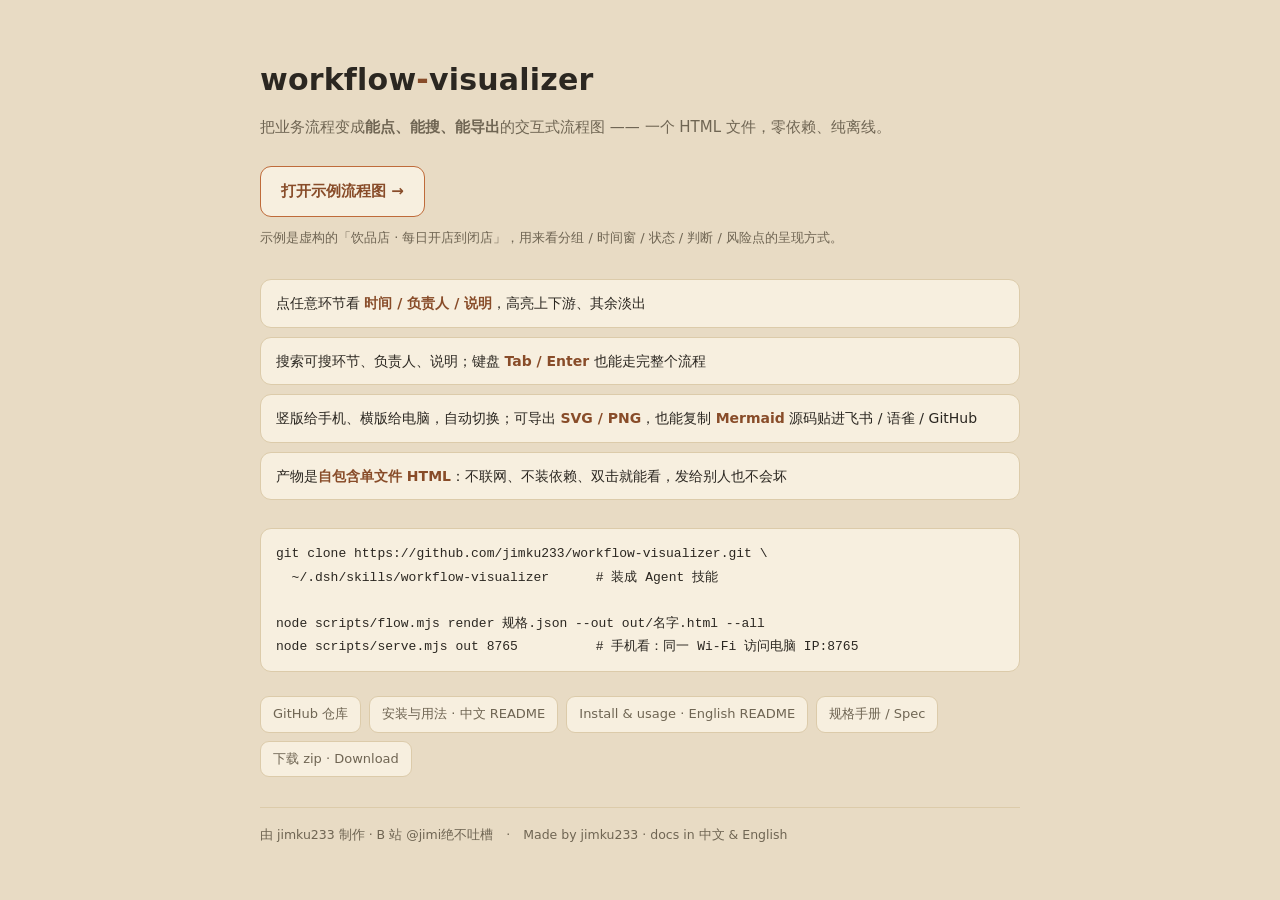
<file: docs/index.html>
<!DOCTYPE html>
<html lang="zh-CN" data-theme="dark">
<head>
<meta charset="utf-8">
<meta name="viewport" content="width=device-width, initial-scale=1">
<title>workflow-visualizer — 业务流程 → 可交互流程图</title>
<meta name="description" content="把业务流程渲染成 Mermaid 源码 + 自包含交互式 HTML 流程图。零依赖、纯离线、单文件。">
<style>
  :root{
    --bg:#0e1116; --panel:#171e28; --panel2:#1b212c; --text:#e9edf4; --muted:#93a0b3;
    --line:#2d3644; --accent:#4a9dff; --accent-text:#4a9dff; --ok:#43c07f;
    --ff:'Segoe UI','Microsoft YaHei',system-ui,-apple-system,sans-serif;
  }
  @media (prefers-color-scheme: light){
    :root{ --bg:#e8dbc4; --panel:#f7efdf; --panel2:#f2e8d6; --text:#2b2721; --muted:#6f6553;
           --line:#dccbaa; --accent:#bf6b3a; --accent-text:#884c29; --ok:#35935f; }
  }
  *{box-sizing:border-box}
  body{margin:0;min-height:100vh;display:flex;align-items:center;justify-content:center;
    padding:32px 20px;background:var(--bg);color:var(--text);font:16px/1.75 var(--ff);
    -webkit-font-smoothing:antialiased}
  main{width:100%;max-width:760px}
  h1{font-size:30px;margin:0 0 8px;letter-spacing:.2px}
  h1 span{color:var(--accent-text)}
  .tag{color:var(--muted);margin:0 0 26px;font-size:15px}
  .cta{display:inline-flex;align-items:center;gap:8px;background:var(--panel);border:1px solid var(--accent);
    color:var(--accent-text);text-decoration:none;font-weight:600;font-size:15px;padding:11px 20px;border-radius:11px}
  .cta:hover{background:var(--panel2)}
  .cta:focus-visible{outline:2px solid var(--accent-text);outline-offset:3px}
  .sub{color:var(--muted);font-size:13px;margin:10px 0 30px}
  ul{list-style:none;padding:0;margin:0 0 28px;display:grid;gap:9px}
  li{background:var(--panel);border:1px solid var(--line);border-radius:11px;padding:11px 15px;font-size:14px}
  li b{color:var(--accent-text);font-weight:600}
  pre{background:var(--panel);border:1px solid var(--line);border-radius:11px;padding:13px 15px;overflow-x:auto;
    font-size:13px;line-height:1.7;margin:0 0 24px}
  code{font-family:ui-monospace,Consolas,'Courier New',monospace}
  .links{display:flex;flex-wrap:wrap;gap:8px;margin:0 0 30px}
  .links a{color:var(--muted);text-decoration:none;font-size:13px;border:1px solid var(--line);
    border-radius:9px;padding:6px 12px;background:var(--panel)}
  .links a:hover{color:var(--accent-text);border-color:var(--accent)}
  footer{color:var(--muted);font-size:12.5px;border-top:1px solid var(--line);padding-top:16px}
  footer a{color:inherit}
</style>
</head>
<body>
<main>
  <h1>workflow<span>-</span>visualizer</h1>
  <p class="tag">把业务流程变成<b>能点、能搜、能导出</b>的交互式流程图 —— 一个 HTML 文件，零依赖、纯离线。</p>

  <a class="cta" href="demo.html">打开示例流程图 →</a>
  <p class="sub">示例是虚构的「饮品店 · 每日开店到闭店」，用来看分组 / 时间窗 / 状态 / 判断 / 风险点的呈现方式。</p>

  <ul>
    <li>点任意环节看 <b>时间 / 负责人 / 说明</b>，高亮上下游、其余淡出</li>
    <li>搜索可搜环节、负责人、说明；键盘 <b>Tab / Enter</b> 也能走完整个流程</li>
    <li>竖版给手机、横版给电脑，自动切换；可导出 <b>SVG / PNG</b>，也能复制 <b>Mermaid</b> 源码贴进飞书 / 语雀 / GitHub</li>
    <li>产物是<b>自包含单文件 HTML</b>：不联网、不装依赖、双击就能看，发给别人也不会坏</li>
  </ul>

  <pre><code>git clone https://github.com/jimku233/workflow-visualizer.git \
  ~/.dsh/skills/workflow-visualizer      # 装成 Agent 技能

node scripts/flow.mjs render 规格.json --out out/名字.html --all
node scripts/serve.mjs out 8765          # 手机看：同一 Wi-Fi 访问电脑 IP:8765</code></pre>

  <nav class="links">
    <a href="https://github.com/jimku233/workflow-visualizer">GitHub 仓库</a>
    <a href="https://github.com/jimku233/workflow-visualizer/blob/main/README.md">安装与用法 · 中文 README</a>
    <a href="https://github.com/jimku233/workflow-visualizer/blob/main/README.en.md">Install &amp; usage · English README</a>
    <a href="https://github.com/jimku233/workflow-visualizer/blob/main/references/spec.md">规格手册 / Spec</a>
    <a href="https://github.com/jimku233/workflow-visualizer/releases">下载 zip · Download</a>
  </nav>

  <footer>由 jimku233 制作 · B 站 @jimi绝不吐槽　·　Made by jimku233 · docs in 中文 &amp; English</footer>
</main>
</body>
</html>
</file>
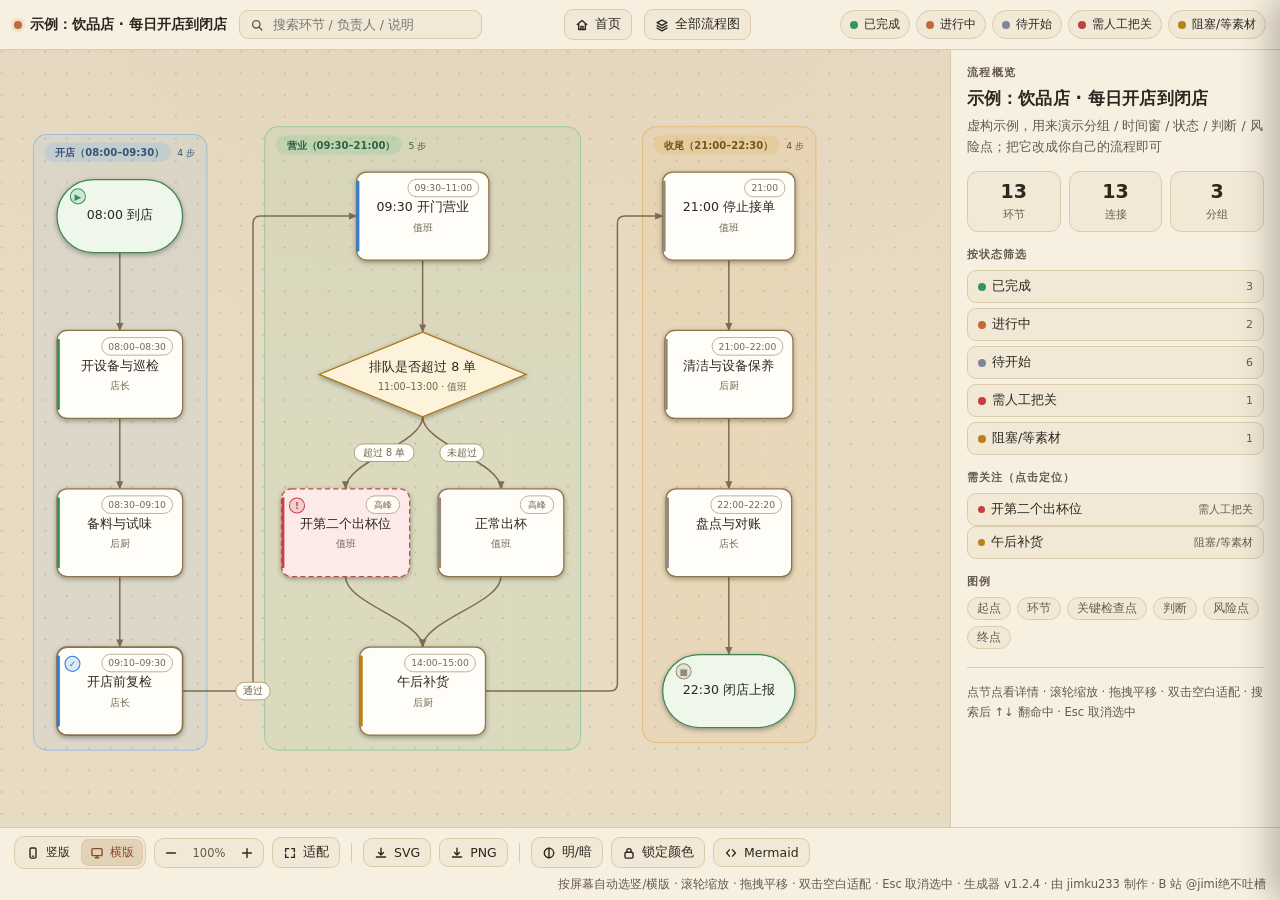
<file: docs/demo.html>
<!DOCTYPE html>
<html lang="zh-CN" data-theme="dark" data-flow-viz="1">
<head>
<meta charset="utf-8">
<meta name="viewport" content="width=device-width, initial-scale=1">
<meta name="flow-viz" content="1">
<meta name="flow-title" content="示例：饮品店 · 每日开店到闭店">
<meta name="flow-stats" content="13|13|3|577x2296|1134x824|done:3,doing:2,todo:6,risk:1,hold:1">
<meta name="flow-version" content="1.2.4">
<title>示例：饮品店 · 每日开店到闭店</title>
<script>
/* 主题引导：必须在首帧前跑，否则会闪一下深色。
   规则（后改的优先，与页面里 JS 完全一致）：
     flowviz-theme          = {mode:'system|dark|light', ts}   总设置（首页「显示设置」写）
     flowviz-theme:<文件名>  = {mode:'dark|light', ts}          单张图（页面上的明暗键写）
     flowviz-lock:<文件名>   = {locked:true, mode:'dark|light'} 锁定后冻结该图颜色
   有效值：锁定 → 冻结值；否则比较两张表的时间戳，谁新听谁的。*/
(function(){try{
  var SELF=decodeURIComponent(location.pathname.split('/').pop());
  function g(k){ var v=localStorage.getItem(k); if(!v) return null; try{ return JSON.parse(v); }catch(e){ return {mode:v,ts:0}; } }
  var lock=g('flowviz-lock:'+SELF), mode;
  if(lock&&lock.locked) mode=lock.mode;
  else {
    var gp=g('flowviz-theme')||{mode:'system',ts:0};
    var sp=g('flowviz-theme:'+SELF);
    mode=(sp&&sp.ts>(gp.ts||0))?sp.mode:(gp.mode||'system');
  }
  var d=(mode==='system')?((window.matchMedia&&matchMedia('(prefers-color-scheme: light)').matches)?'light':'dark'):mode;
  document.documentElement.setAttribute('data-theme', d==='light'?'light':'dark');
}catch(e){}})();
</script>
<style>
  :root{--ff:'Segoe UI','Microsoft YaHei',system-ui,-apple-system,sans-serif;
    --bg:#12161d;--panel:#171d26;--panel2:#1d242f;--panel3:#232b37;--text:#eaeef5;--muted:#9aa5b8;--line:#2a3341;--line2:#35404f;
    --accent:#5aa9ff;--accent-soft:#5aa9ff24;--warn:#eab24a;--risk:#f4676c;--ok:#46c886;
    /* --hit 必须在这里也定义一份：搜索命中清单在 <aside> 里，拿不到 svg.css 里定义在 <svg> 上的同名变量
       （原来只定义在 SVG 作用域 → .hit-row 的三条规则全部失效：关键词没底色、当前行没描边、序号圆点没底色） */
    --hit:#4a9dff;
    /* 文字用途令牌：深色主题下与原色相同（只为浅色提供可加深的落点） */
    --accent-text:var(--accent);--ok-text:var(--ok);--warn-text:var(--warn);--risk-text:var(--risk);
    --shadow:0 1px 2px rgba(0,0,0,.36),0 10px 26px rgba(0,0,0,.22)}
  html[data-theme='light']{--bg:#e8dbc4;--panel:#f7efdf;--panel2:#f2e8d6;--panel3:#e2d3b8;--text:#2b2721;--muted:#6f6553;--line:#dccbaa;--line2:#c6b28e;
    --accent:#bf6b3a;--accent-soft:#bf6b3a1f;--warn:#b8801a;--risk:#c2403f;--ok:#35935f;
    /* 浅色下页面用的命中色比 SVG 里的 #2b7fe0 更深：#2b7fe0 对 panel3 只有 2.73:1（非文本需 ≥3:1），
       #1a5fb0 对 panel3 4.31、panel2 5.23、panel 5.55（对比度由 tools/contrast.py 复算） */
    --hit:#1a5fb0;
    /* 小字对比度：--muted 3.89→4.54；下面四个是"文字专用"深色（圆点/描边/填充仍用原色）
       数值由 tools/tests/contrast.mjs 复算（阈值 4.5:1，取三种面板底最差的那个） */
    --muted:#645b4b;--accent-text:#884c29;--ok-text:#256843;--warn-text:#795411;--risk-text:#a43534;
    --shadow:0 1px 2px rgba(93,74,45,.13),0 10px 26px rgba(93,74,45,.13)}
  /* 缩小时画布也跟着加深一档，让近白色的方块浮出来（节点底/画布 1.34→1.40，刻意只加一点点） */
  html[data-theme='light'] body:has(svg.zoomed-out){--bg:#e4d7bb;--panel3:#ddcdab}
  *{box-sizing:border-box}
  html,body{margin:0;height:100%;background:var(--bg);color:var(--text);font-family:var(--ff);-webkit-font-smoothing:antialiased;transition:background .22s ease}
  body{display:flex;flex-direction:column;overflow:hidden}
  header{display:flex;align-items:center;gap:12px;padding:9px 14px;background:var(--panel);border-bottom:1px solid var(--line);flex-wrap:wrap;z-index:3}
  .brand{display:flex;align-items:center;gap:8px;min-width:0}
  .brand-dot{width:8px;height:8px;border-radius:50%;background:var(--accent);box-shadow:0 0 0 3px var(--accent-soft);flex:0 0 auto}
  .brand-name{font-weight:600;font-size:13.5px;white-space:nowrap;overflow:hidden;text-overflow:ellipsis;max-width:44vw}
  .search{display:flex;align-items:center;gap:7px;background:var(--panel2);border:1px solid var(--line);border-radius:9px;padding:5px 10px;transition:border-color .15s}
  .search:focus-within{border-color:var(--accent);background:var(--panel3)}
  .search svg{width:14px;height:14px;flex:0 0 auto;stroke:var(--muted);fill:none;stroke-width:1.6;stroke-linecap:round}
  .search input{background:none;border:0;color:var(--text);font-size:12.5px;width:200px;outline:none;font-family:var(--ff)}
  #search-count{font-size:11.5px;color:var(--muted);min-width:58px}
  button{background:var(--panel2);border:1px solid var(--line);color:var(--text);border-radius:9px;padding:6px 10px;font-size:12.5px;cursor:pointer;font-family:var(--ff);display:inline-flex;align-items:center;gap:6px;transition:all .14s}
  button:hover{border-color:var(--accent);color:var(--accent-text);background:var(--panel3)}
  button.on{border-color:var(--accent);color:var(--accent-text);background:var(--panel3)}
  button.locked{opacity:.5}
  #toast{position:fixed;left:50%;bottom:96px;transform:translate(-50%,14px);max-width:86vw;text-align:center;
    background:var(--panel3);color:var(--text);border:1px solid var(--line2);border-radius:12px;padding:9px 15px;
    font-size:12.5px;box-shadow:var(--shadow);opacity:0;pointer-events:none;transition:opacity .18s,transform .18s;z-index:40}
  #toast.show{opacity:1;transform:translate(-50%,0)}
  button.off{opacity:.38;text-decoration:line-through}
  button svg{width:14px;height:14px;stroke:currentColor;fill:none;stroke-width:1.6;stroke-linecap:round;stroke-linejoin:round}
  a.icon-btn{background:var(--panel2);border:1px solid var(--line);color:var(--text);border-radius:9px;padding:6px 10px;
    font-size:12.5px;display:inline-flex;align-items:center;gap:6px;text-decoration:none;transition:all .14s}
  a.icon-btn:hover{border-color:var(--accent);color:var(--accent-text);background:var(--panel3)}
  a.icon-btn svg{width:14px;height:14px;stroke:currentColor;fill:none;stroke-width:1.6;stroke-linecap:round;stroke-linejoin:round}
  .legend{display:flex;gap:6px;align-items:center;margin-left:auto;flex-wrap:wrap}
  .legend button{padding:5px 9px;border-radius:999px;font-size:12px}
  .dot{display:inline-block;width:8px;height:8px;border-radius:50%;flex:0 0 auto}
  .dot.st-done{background:var(--ok)}.dot.st-doing{background:var(--accent)}.dot.st-todo{background:#7c8798}
  .dot.st-risk{background:var(--risk)}.dot.st-hold{background:var(--warn)}
  main{flex:1;display:flex;min-height:0}
  #canvas{flex:1;min-width:0;position:relative;overflow:hidden;transition:background .22s ease;
    background:radial-gradient(1100px 620px at 50% -8%, color-mix(in srgb,var(--panel3) 70%,var(--bg)) 0%, var(--bg) 72%)}
  #canvas > svg{width:100%;height:100%;display:none;touch-action:none}
  #canvas[data-show='portrait'] #flow-svg-portrait,
  #canvas[data-show='landscape'] #flow-svg-landscape{display:block}
  .seg{display:flex;align-items:center;gap:2px;background:var(--panel2);border:1px solid var(--line);border-radius:10px;padding:2px}
  .seg button{border:0;background:none;padding:5px 9px;border-radius:8px;font-size:12px}
  .seg button.on{background:var(--panel3);color:var(--accent-text);box-shadow:inset 0 0 0 1px var(--accent-soft)}
  aside{width:330px;flex:0 0 330px;background:var(--panel);border-left:1px solid var(--line);overflow:auto;padding:16px}
  aside::-webkit-scrollbar{width:9px}aside::-webkit-scrollbar-thumb{background:var(--line2);border-radius:9px}
  .ov-kicker{font-size:10.5px;letter-spacing:.14em;text-transform:uppercase;color:var(--muted);font-weight:600}
  .ov-title{margin:7px 0 6px;font-size:17px;line-height:1.35;font-weight:600;letter-spacing:.1px}
  .ov-sub{margin:0 0 14px;font-size:12.5px;line-height:1.65;color:var(--muted)}
  .stats{display:flex;gap:8px;margin-bottom:16px}
  .stat{flex:1;background:var(--panel2);border:1px solid var(--line);border-radius:11px;padding:9px 10px;text-align:center}
  .stat b{display:block;font-size:19px;font-weight:600;line-height:1.15}
  .stat span{font-size:10.5px;color:var(--muted)}
  .sec{font-size:10.5px;letter-spacing:.1em;text-transform:uppercase;color:var(--muted);font-weight:600;margin:16px 0 8px}
  .pillcol{display:flex;flex-direction:column;gap:5px}
  .ov-status,.ov-focus{width:100%;justify-content:flex-start;padding:7px 10px;font-size:12.5px;background:var(--panel2)}
  .ov-status em,.ov-focus em{margin-left:auto;font-style:normal;font-size:11px;color:var(--muted)}
  .ov-focus{text-align:left}
  .ov-focus .of-dot{width:7px;height:7px;border-radius:50%}
  .of-dot.st-risk{background:var(--risk)}.of-dot.st-hold{background:var(--warn)}
  .of-label{overflow:hidden;text-overflow:ellipsis;white-space:nowrap}
  .klegend{display:flex;gap:6px;flex-wrap:wrap}
  .kchip{font-size:11.5px;color:var(--muted);border:1px solid var(--line);border-radius:999px;padding:3px 9px;background:var(--panel2)}
  .d-id{font-size:11px;color:var(--muted);font-family:ui-monospace,Consolas,monospace}
  .d-title{margin:6px 0 10px;font-size:16px;line-height:1.4;font-weight:600}
  .hint{font-size:11.5px;color:var(--muted);line-height:1.75;margin-top:18px;padding-top:14px;border-top:1px solid var(--line)}
  .chips{display:flex;gap:6px;flex-wrap:wrap;margin:0 0 14px}
  .chip{display:inline-flex;align-items:center;gap:6px;font-size:11.5px;padding:3px 9px;border-radius:999px;border:1px solid var(--line);color:var(--muted);background:var(--panel2)}
  .chip.st-done{color:var(--ok-text);border-color:color-mix(in srgb,var(--ok) 40%,transparent)}
  .chip.st-doing{color:var(--accent-text);border-color:color-mix(in srgb,var(--accent) 40%,transparent)}
  .chip.st-todo{color:var(--muted)}
  .chip.st-risk{color:var(--risk-text);border-color:color-mix(in srgb,var(--risk) 40%,transparent)}
  .chip.st-hold{color:var(--warn-text);border-color:color-mix(in srgb,var(--warn) 40%,transparent)}
  .kv{font-size:12.5px;line-height:1.7;margin:10px 0}
  .kv b{display:block;color:var(--muted);font-weight:600;font-size:10.5px;letter-spacing:.08em;text-transform:uppercase;margin-bottom:3px}
  .kv.note{border-left:2px solid var(--warn);padding:2px 0 2px 10px;background:color-mix(in srgb,var(--warn) 7%,transparent);border-radius:0 8px 8px 0}
  .jump{display:inline-flex;padding:3px 8px;margin:0 4px 4px 0;font-size:11.5px;border-radius:7px;background:var(--panel2);border:1px solid var(--line);color:var(--text);cursor:pointer}
  .jump:hover{border-color:var(--accent);color:var(--accent-text)}
  button.back{margin-bottom:12px;font-size:12px;padding:5px 9px}
  /* 搜索结果：说明/备注这类"看不见的命中"单独一栏，点一下定位 */
  .hit-head{display:flex;align-items:center;gap:8px;margin:16px 0 8px}
  .hit-nav{display:flex;align-items:center;gap:4px;margin-left:auto}
  .hit-nav button{padding:2px 9px;font-size:13px;line-height:1.5;width:26px;justify-content:center}
  .hit-pos{font-size:11.5px;color:var(--muted);min-width:30px;text-align:center;font-variant-numeric:tabular-nums}
  .focus-toggle{display:flex;align-items:center;gap:6px;font-size:11.5px;color:var(--muted);margin:9px 0 0;cursor:pointer}
  .focus-toggle input{accent-color:var(--accent)}
  .hits{display:flex;flex-direction:column;gap:5px}
  .hit-row{width:100%;text-align:left;justify-content:flex-start;gap:9px;padding:7px 10px;font-size:12.5px;background:var(--panel2);align-items:flex-start}
  .hit-row .hr-n{flex:0 0 auto;width:18px;height:18px;border-radius:50%;background:var(--panel3);color:var(--muted);
    font-size:11px;display:inline-flex;align-items:center;justify-content:center;margin-top:1px}
  .hit-row.cur{border-color:var(--hit);background:var(--panel3)}
  .hit-row.cur .hr-n{background:transparent;color:var(--text);box-shadow:inset 0 0 0 1.5px var(--hit)}
  .hit-row .hr-main{display:flex;flex-direction:column;min-width:0}
  .hit-row em{font-style:normal;font-size:10.5px;color:var(--muted);margin-left:6px;white-space:nowrap}
  .hit-row .hr-label{overflow:hidden;text-overflow:ellipsis;white-space:nowrap;display:block}
  .hit-row .hr-snip{display:block;font-size:11px;color:var(--muted);margin-top:2px;overflow:hidden;text-overflow:ellipsis;white-space:nowrap}
  .hit-row.soft .hr-snip{color:var(--warn-text)}
  .hit-row mark{background:color-mix(in srgb,var(--hit) 30%,transparent);color:inherit;border-radius:3px;padding:0 2px}
  .hit-row.soft mark{background:color-mix(in srgb,var(--warn) 30%,transparent)}
  .hit-tip{font-size:11px;color:var(--muted);margin:2px 0 7px}
  /* 搜索中：非命中整体淡出，命中描边加粗；#vp 在程序化移动时加过渡 */
  svg.searching .node:not(.is-hit):not(.is-hit-soft){opacity:.14}
  svg.searching .edge:not(.is-hit){opacity:.1}
  svg.searching .edge-label-g:not(.is-hit){opacity:.1}
  svg.searching .band{opacity:.35}
  svg.searching .node.is-hit .node-bg{stroke:var(--hit);stroke-width:3}
  svg.searching .node.is-hit-soft .node-bg{stroke-width:2.8}
  #vp-portrait.vp-anim,#vp-landscape.vp-anim{transition:transform .28s ease}
  /* 全部流程图：右侧抽屉 */
  #flows-drawer{position:fixed;top:0;right:0;width:330px;max-width:88vw;height:100%;background:var(--panel);
    border-left:1px solid var(--line);box-shadow:-14px 0 34px rgba(0,0,0,.28);transform:translateX(102%);
    transition:transform .18s ease;z-index:20;display:flex;flex-direction:column}
  #flows-drawer.open{transform:none}
  .fd-head{display:flex;align-items:center;gap:8px;padding:12px 14px;border-bottom:1px solid var(--line);font-size:13px;font-weight:600}
  .fd-head button{margin-left:auto;padding:4px 9px}
  #flows-list{padding:10px 12px;overflow:auto;flex:1;display:flex;flex-direction:column;gap:6px}
  .flow-row{display:block;padding:9px 11px;border-radius:10px;background:var(--panel2);border:1px solid var(--line);
    color:var(--text);text-decoration:none;font-size:12.5px;line-height:1.5}
  .flow-row:hover{border-color:var(--accent);color:var(--accent-text)}
  .flow-row.cur{border-color:var(--accent);background:var(--panel3);cursor:default}
  .flow-row.cur:hover{border-color:var(--accent);color:var(--text)}
  .flow-row .fr-name{font-weight:600;display:block;overflow:hidden;text-overflow:ellipsis;white-space:nowrap}
  .flow-row .fr-meta{color:var(--muted);font-size:11px}
  .flow-row .fr-cur{color:var(--accent-text);font-size:11px;margin-left:6px}
  .fd-hint{margin:0;padding:10px 14px;border-top:1px solid var(--line);font-size:11px;color:var(--muted);line-height:1.6}
  #drawer-scrim{position:fixed;inset:0;background:rgba(0,0,0,.42);opacity:0;pointer-events:none;transition:opacity .18s ease;z-index:19}
  #drawer-scrim.open{opacity:1;pointer-events:auto}
  @media (max-width:600px){ #flows-drawer{width:100%;max-width:100%} }
  #mmd-panel{display:none;border-top:1px solid var(--line);background:var(--panel);padding:12px 14px}
  #mmd-panel.open{display:block}
  #mmd-src{width:100%;height:150px;background:var(--panel2);color:var(--text);border:1px solid var(--line);border-radius:10px;font:12px/1.65 ui-monospace,Consolas,monospace;padding:10px;resize:vertical;outline:none}
  /* 键盘焦点环：鼠标点击不显示（:focus-visible），浅色用 accent-text（原 accent 对画布只有 2.86:1） */
  :focus-visible{outline:2px solid var(--accent-text,var(--accent));outline-offset:2px}
  .search input:focus-visible{outline:none}
  .search:focus-within{border-color:var(--accent);box-shadow:0 0 0 2px color-mix(in srgb,var(--accent-text,var(--accent)) 55%,transparent)}
  #mmd-src:focus-visible{outline:2px solid var(--accent-text,var(--accent))}
  footer{display:flex;gap:8px;padding:8px 14px;border-top:1px solid var(--line);background:var(--panel);font-size:12px;color:var(--muted);align-items:center;flex-wrap:wrap}
  .zoom-group{display:flex;align-items:center;gap:2px;background:var(--panel2);border:1px solid var(--line);border-radius:10px;padding:2px}
  .zoom-group button{border:0;background:none;padding:5px 7px}
  .zoom-group button span{display:none}
  #zoom-label{font-size:11.5px;color:var(--muted);min-width:44px;text-align:center;font-variant-numeric:tabular-nums}
  .sep{width:1px;height:20px;background:var(--line);margin:0 3px}
  .foot-hint{margin-left:auto;font-size:11.5px}
  /* 按「触屏还是鼠标」给不同操作提示：别在手机上教人用滚轮、在电脑上教人双指 */
  .only-touch{display:none}
  @media (hover:none),(pointer:coarse){
    .only-pc{display:none}
    .only-touch{display:inline}
  }
  @media (max-width:960px){ main{flex-direction:column} aside{width:auto;flex:0 0 auto;border-left:none;border-top:1px solid var(--line);max-height:40vh} .brand-name{max-width:60vw} }
  @media (max-width:600px){
    header{padding:8px 10px;gap:8px}
    .brand-name{max-width:52vw;font-size:13px}
    .search{order:3;width:100%}
    .search input{width:100%}
    #search-count{order:4;min-width:0}
    .legend{order:5;width:100%;margin-left:0}
    .legend button{padding:4px 8px;font-size:11.5px}
    /* A4：窄屏上把可点面积做大（手指比鼠标粗；WCAG 2.2 AA 最低 24×24，这里给 34–40） */
    .icon-btn,a.icon-btn{min-height:40px;min-width:40px;padding:8px 10px;justify-content:center}
    .seg button{min-height:38px;min-width:40px}
    .legend button{min-height:34px;padding:7px 10px}
    /* 手机上概览/详情收成**覆盖式**底部抽屉：脱离 flex 流，画布尺寸不变，
       就不会出现"开面板→画布变矮→重新适配→图被裁掉"的连锁反应 */
    aside{display:none;position:fixed;left:0;right:0;bottom:0;top:auto;width:auto;flex:0 0 auto;
      max-height:58vh;padding:14px;border-left:none;border-top:1px solid var(--line);
      border-radius:16px 16px 0 0;box-shadow:0 -14px 34px rgba(0,0,0,.42);z-index:15}
    body.panel-open aside{display:block}
    .panel-btn{display:inline-flex !important}
    .ov-title{font-size:15px}.d-title{font-size:15px}
    footer{padding:7px 10px;gap:6px}
    .foot-hint{display:none}
    .seg button span,.icon-btn span{display:none}
    .seg button{padding:6px 8px}
  }
  .panel-btn{display:none}
  @media print{ header,aside,footer,#mmd-panel{display:none} #canvas{background:#fff} }

  /* B6：系统开了"减少动态效果"就不做过渡/动画（抽屉、主题切换、缩放仍然可用，只是瞬时到位） */
  @media (prefers-reduced-motion: reduce){
    *,*::before,*::after{transition:none!important;animation:none!important}
  }
</style>
</head>
<body>
<header>
  <div class="brand"><span class="brand-dot"></span><span class="brand-name">示例：饮品店 · 每日开店到闭店</span></div>
  <label class="search"><svg viewBox="0 0 16 16"><circle cx="7.2" cy="7.2" r="4.2"/><path d="M10.4 10.4L13.6 13.6"/></svg><input id="search" type="search" aria-label="搜索环节 / 负责人 / 说明" placeholder="搜索环节 / 负责人 / 说明"></label>
  <span id="search-count" role="status" aria-live="polite"></span>
  <a id="home-btn" class="icon-btn" href="./" title="回到首页（流程图清单）"><svg viewBox="0 0 16 16" aria-hidden="true"><path d="M2.6 7.4L8 2.8l5.4 4.6"/><path d="M4.2 7.2v5.9h7.6V7.2"/><path d="M6.8 13.1V9.6h2.4v3.5"/></svg><span>首页</span></a>
  <button id="flows-toggle" class="icon-btn flows-btn" title="全部流程图" aria-controls="flows-drawer" aria-expanded="false"><svg viewBox="0 0 16 16" aria-hidden="true"><path d="M8 2.4l5.6 3-5.6 3-5.6-3z"/><path d="M2.4 8.6l5.6 3 5.6-3M2.4 11.6l5.6 3 5.6-3"/></svg><span>全部流程图</span></button>
  <div class="legend"><button data-status="done"><i class="dot st-done"></i>已完成</button><button data-status="doing"><i class="dot st-doing"></i>进行中</button><button data-status="todo"><i class="dot st-todo"></i>待开始</button><button data-status="risk"><i class="dot st-risk"></i>需人工把关</button><button data-status="hold"><i class="dot st-hold"></i>阻塞/等素材</button></div>
</header>
<main>
  <div id="canvas" data-show="portrait"><svg id="flow-svg-portrait" data-variant="portrait" data-theme="dark" xmlns="http://www.w3.org/2000/svg" viewBox="0 0 577 2296" width="577" height="2296">
<defs>
<style>
    svg{--edge:#94a0b3;--edge-soft:#55627a;--edge-dim:#39424f;--grid:#2b3646;--card:#1c2431;
      --hit:#4a9dff;
      --t-label:#f3f6fb;--t-meta:#a3aec2;--t-title:#f7fafd;--t-sub:#a3aec2;
      --n-task:#212a38;--n-task-s:#46536a;--n-dec:#2f2716;--n-dec-s:#c3a044;
      --n-se:#173226;--n-se-s:#4aa06f;--n-risk:#311a1d;--n-risk-s:#b85c60;--n-mile:#1f2839;--n-mile-s:#7c90b8;
      --dot-done:#46c886;--dot-doing:#5aa9ff;--dot-todo:#7b8698;--dot-risk:#f4676c;--dot-hold:#eab24a;--accent:#5aa9ff}
    svg[data-theme='light']{--edge:#7d6c52;--edge-soft:#a8946f;--edge-dim:#b8a37c;--grid:#c6b28e;--card:#fffdf7;
      --hit:#2b7fe0;
      --t-label:#2b2721;--t-meta:#6f6553;--t-title:#221f1a;--t-sub:#6f6553;
      --n-task:#fffdf7;--n-task-s:#8a7448;--n-dec:#fdf3da;--n-dec-s:#a8761a;
      --n-se:#eef7ea;--n-se-s:#3f8556;--n-risk:#fbeae8;--n-risk-s:#b04e4e;--n-mile:#f6f0e3;--n-mile-s:#8f8168;
      --dot-done:#35935f;--dot-doing:#2b7fe0;--dot-todo:#948a78;--dot-risk:#c9424a;--dot-hold:#bd7f16;--accent:#bf6b3a}
    /* 浅色主题在"缩小到看不清"时自动再加深一档线条（笔迹 3.29→4.22、连线 3.71→4.28，只加一档、不跳到深色） */
    svg[data-theme='light'].zoomed-out{--edge:#6f6049;--edge-soft:#8a7550;--edge-dim:#a08a63;
      --n-task-s:#75603c;--n-dec-s:#96691a;--n-se-s:#357a4c;--n-risk-s:#a84848;--n-mile-s:#7f7156}
    .canvas-grid{opacity:.9}
    .grid-dot{fill:var(--grid)}
    .t-accent{fill:var(--accent)}
    .t-title{font:600 21px/1.25 'Segoe UI','Microsoft YaHei',system-ui,sans-serif;fill:var(--t-title)}
    .t-sub{font:400 12.5px/1.4 'Segoe UI','Microsoft YaHei',system-ui,sans-serif;fill:var(--t-sub)}
    .node{cursor:pointer}
    .node .node-bg{stroke-width:1.5}
    .node:hover .node-bg{stroke-width:2.3}
  .node:focus{outline:none}
  .node:focus-visible .node-bg{stroke:var(--accent);stroke-width:3;stroke-dasharray:none}
    .node.k-task .node-bg,.node.k-milestone .node-bg{fill:var(--n-task);stroke:var(--n-task-s)}
    .node.k-decision .node-bg{fill:var(--n-dec);stroke:var(--n-dec-s)}
    .node.k-start .node-bg,.node.k-end .node-bg{fill:var(--n-se);stroke:var(--n-se-s)}
    .node.k-risk .node-bg{fill:var(--n-risk);stroke:var(--n-risk-s);stroke-dasharray:6 4}
    .node.k-milestone .node-bg{stroke-width:2}
    .node .t-label{font:500 15px/1.35 'Segoe UI','Microsoft YaHei',system-ui,sans-serif;fill:var(--t-label)}
    .node .t-meta{font:400 11.5px/1.2 'Segoe UI','Microsoft YaHei',system-ui,sans-serif;fill:var(--t-meta)}
    .node .t-time{font:500 11px/1.2 'Segoe UI','Microsoft YaHei',system-ui,sans-serif;fill:var(--t-meta)}
    .node .time-pill{fill:var(--card);stroke:var(--edge-soft);stroke-width:1;opacity:.85}
    .node .kind-glyph{font:600 10.5px/1 'Segoe UI','Microsoft YaHei',system-ui,sans-serif;text-anchor:middle;dominant-baseline:central}
    .node .kind-chip{stroke:none;opacity:.16}
    .node .kind-ring{fill:none;stroke-width:1.2}
    .node .accent{stroke:none}
    .st-done .accent,.st-done .kind-chip{fill:var(--dot-done)} .st-done .kind-ring{stroke:var(--dot-done)} .st-done .kind-glyph{fill:var(--dot-done)}
    .st-doing .accent,.st-doing .kind-chip{fill:var(--dot-doing)} .st-doing .kind-ring{stroke:var(--dot-doing)} .st-doing .kind-glyph{fill:var(--dot-doing)}
    .st-todo .accent,.st-todo .kind-chip{fill:var(--dot-todo)} .st-todo .kind-ring{stroke:var(--dot-todo)} .st-todo .kind-glyph{fill:var(--dot-todo)}
    .st-risk .accent,.st-risk .kind-chip{fill:var(--dot-risk)} .st-risk .kind-ring{stroke:var(--dot-risk)} .st-risk .kind-glyph{fill:var(--dot-risk)}
    .st-hold .accent,.st-hold .kind-chip{fill:var(--dot-hold)} .st-hold .kind-ring{stroke:var(--dot-hold)} .st-hold .kind-glyph{fill:var(--dot-hold)}
    .st-none .accent,.st-none .kind-chip{fill:var(--edge-soft)} .st-none .kind-ring{stroke:var(--edge-soft)} .st-none .kind-glyph{fill:var(--t-meta)}
    .edge{fill:none;stroke:var(--edge);stroke-width:1.8;stroke-linecap:round;stroke-linejoin:round}
    .edge.dashed{stroke-dasharray:5 5}
    .edge-label-bg{fill:var(--card);stroke:var(--edge-soft);stroke-width:1}
    .edge-label{font:500 11.5px/1.2 'Segoe UI','Microsoft YaHei',system-ui,sans-serif;fill:var(--t-meta);text-anchor:middle}
    .band-bg{stroke-width:1.2}
  /* 分组带标题/步数：深色沿用组色（亮色在深底上清楚）；浅色把组色混到 53% 才够 4.5:1
     （原色对 7.5% 组色浅底只有 1.31–2.08:1；混深后六个调色板色 4.53–4.58:1） */
  svg[data-theme='light'] .band-label,
  svg[data-theme='light'] .band-count{fill:color-mix(in srgb, var(--c, currentColor) 53%, #241f19)}
  /* 分组带标题/步数：深色沿用组色（亮色在深底上清楚）；浅色把组色混到 41% 才够 4.5:1
     （原色对 7.5% 组色浅底只有 1.31–2.08:1；混深后六个调色板色 4.53–4.58:1） */
  svg[data-theme='light'] .band-label,
  svg[data-theme='light'] .band-count{fill:color-mix(in srgb, var(--c, currentColor) 41%, #241f19);opacity:1}
    .band-pill{stroke:none;opacity:.16}
    .band-label{font:600 12px/1.2 'Segoe UI','Microsoft YaHei',system-ui,sans-serif}
    .band-count{font:400 11px/1.2 'Segoe UI','Microsoft YaHei',system-ui,sans-serif}
    .node.is-dim,.edge.is-dim,.edge-label-g.is-dim{opacity:.12}
    /* 缩小到看不清小字时自动"简化"：藏掉药丸/小字/底纹，加粗描边，只留框+标题+线 */
    svg.zoomed-out .time-pill,svg.zoomed-out .t-time,svg.zoomed-out .t-meta{display:none}
    svg.zoomed-out .canvas-grid{display:none}
    svg.zoomed-out .node .node-bg{stroke-width:2.6}
    svg.zoomed-out .node.k-milestone .node-bg{stroke-width:3}
    svg.zoomed-out .node.k-risk .node-bg{stroke-width:2.6;stroke-dasharray:7 5}
    svg.zoomed-out .band-bg{fill-opacity:.05}
    svg.zoomed-out .edge{stroke-width:2.2}
    svg.zoomed-out .edge-label-bg{display:none}
    svg.zoomed-out .edge-label{font-size:13px}
    .node.is-sel .node-bg{stroke-width:2.4;filter:url(#selGlow-portrait)}
    svg[data-theme='light'] .node.is-sel .node-bg{filter:url(#selGlowWarm-portrait)}
    .node.is-hit .node-bg{stroke:var(--hit);stroke-width:2.4}
    /* D2：软命中改成"点线"，避免和风险点节点的虚线（6 4）看起来是一回事 */
  .node.is-hit-soft .node-bg{stroke:var(--dot-hold);stroke-width:2.2;stroke-dasharray:2 3.5;stroke-linecap:round}
    .edge.is-hi{stroke:var(--accent);stroke-width:2.4}
    .edge-label-g.is-hi .edge-label{fill:var(--accent)}
    svg[data-hide-status~='done'] .node.st-done,
    svg[data-hide-status~='doing'] .node.st-doing,
    svg[data-hide-status~='todo'] .node.st-todo,
    svg[data-hide-status~='risk'] .node.st-risk,
    svg[data-hide-status~='hold'] .node.st-hold{opacity:.12;filter:grayscale(1)}
  </style>
<filter id="nShadow-portrait" x="-25%" y="-25%" width="150%" height="160%"><feDropShadow dx="0" dy="2" stdDeviation="3.2" flood-color="#05070c" flood-opacity="0.34"/></filter>
<filter id="selGlow-portrait" x="-35%" y="-35%" width="170%" height="170%"><feDropShadow dx="0" dy="0" stdDeviation="5" flood-color="#4a9dff" flood-opacity="0.8"/></filter>
<filter id="selGlowWarm-portrait" x="-35%" y="-35%" width="170%" height="170%"><feDropShadow dx="0" dy="0" stdDeviation="5" flood-color="#bf6b3a" flood-opacity="0.65"/></filter>
<pattern id="grid-portrait" width="26" height="26" patternUnits="userSpaceOnUse"><circle class="grid-dot" cx="2" cy="2" r="1.15"/></pattern>
<marker id="arrow-portrait" viewBox="0 0 12 12" refX="9.5" refY="6" markerWidth="7.5" markerHeight="7.5" orient="auto-start-reverse"><path d="M1.5 2.2 L10 6 L1.5 9.8 z" fill="var(--edge)"/></marker>
<marker id="arrow-hi-portrait" viewBox="0 0 12 12" refX="9.5" refY="6" markerWidth="7.5" markerHeight="7.5" orient="auto-start-reverse"><path d="M1.5 2.2 L10 6 L1.5 9.8 z" fill="var(--accent)"/></marker>
<marker id="arrow-dim-portrait" viewBox="0 0 12 12" refX="9.5" refY="6" markerWidth="7.5" markerHeight="7.5" orient="auto-start-reverse"><path d="M1.5 2.2 L10 6 L1.5 9.8 z" fill="var(--edge-dim)"/></marker>
</defs>
<g id="vp-portrait">
<rect class="canvas-grid" x="-577" y="-2296" width="1731" height="6888" fill="url(#grid-portrait)"/>
<g class="band">
<rect class="band-bg" x="125.5" y="40.0" width="207.0" height="726.0" rx="16" fill="#4aa3ff" fill-opacity="0.075" stroke="#4aa3ff" stroke-opacity="0.46"/>
<rect class="band-pill" x="138.5" y="50.0" width="150.6" height="23" rx="11.5" fill="#4aa3ff"/>
<text class="band-label" x="151.5" y="66.0" fill="#4aa3ff" style="--c:#4aa3ff">开店（08:00–09:30）</text>
<text class="band-count" x="297.1" y="66.0" fill="#4aa3ff" style="--c:#4aa3ff" opacity="0.8">4 步</text>
</g>
<g class="band">
<rect class="band-bg" x="40.0" y="778.0" width="377.0" height="740.0" rx="16" fill="#3fbf7f" fill-opacity="0.075" stroke="#3fbf7f" stroke-opacity="0.46"/>
<rect class="band-pill" x="53.0" y="788.0" width="150.6" height="23" rx="11.5" fill="#3fbf7f"/>
<text class="band-label" x="66.0" y="804.0" fill="#3fbf7f" style="--c:#3fbf7f">营业（09:30–21:00）</text>
<text class="band-count" x="211.6" y="804.0" fill="#3fbf7f" style="--c:#3fbf7f" opacity="0.8">5 步</text>
</g>
<g class="band">
<rect class="band-bg" x="125.5" y="1530.0" width="207.0" height="726.0" rx="16" fill="#e0a030" fill-opacity="0.075" stroke="#e0a030" stroke-opacity="0.46"/>
<rect class="band-pill" x="138.5" y="1540.0" width="150.6" height="23" rx="11.5" fill="#e0a030"/>
<text class="band-label" x="151.5" y="1556.0" fill="#e0a030" style="--c:#e0a030">收尾（21:00–22:30）</text>
<text class="band-count" x="297.1" y="1556.0" fill="#e0a030" style="--c:#e0a030" opacity="0.8">4 步</text>
</g>
<path class="edge" data-from="s" data-to="a" marker-end="url(#arrow-portrait)" d="M228.5,181.0 C228.5,212.9 228.5,233.1 228.5,265.0"/>
<path class="edge" data-from="a" data-to="b" marker-end="url(#arrow-portrait)" d="M228.5,370.0 C228.5,401.9 228.5,422.1 228.5,454.0"/>
<path class="edge" data-from="b" data-to="c" marker-end="url(#arrow-portrait)" d="M228.5,559.0 C228.5,590.9 228.5,611.1 228.5,643.0"/>
<path class="edge" data-from="c" data-to="d" marker-end="url(#arrow-portrait)" d="M228.5,748.0 C228.5,779.9 228.5,800.1 228.5,832.0"/>
<path class="edge" data-from="d" data-to="e" marker-end="url(#arrow-portrait)" d="M228.5,937.0 C228.5,968.9 228.5,989.1 228.5,1021.0"/>
<path class="edge" data-from="e" data-to="f" marker-end="url(#arrow-portrait)" d="M228.5,1122.0 C228.5,1153.9 136.5,1174.1 136.5,1206.0"/>
<path class="edge" data-from="e" data-to="g" marker-end="url(#arrow-portrait)" d="M228.5,1122.0 C228.5,1153.9 322.0,1174.1 322.0,1206.0"/>
<path class="edge" data-from="f" data-to="h" marker-end="url(#arrow-portrait)" d="M136.5,1311.0 C136.5,1342.9 228.5,1363.1 228.5,1395.0"/>
<path class="edge" data-from="g" data-to="h" marker-end="url(#arrow-portrait)" d="M322.0,1311.0 C322.0,1342.9 228.5,1363.1 228.5,1395.0"/>
<path class="edge" data-from="h" data-to="i" marker-end="url(#arrow-portrait)" d="M228.5,1500.0 C228.5,1531.9 228.5,1552.1 228.5,1584.0"/>
<path class="edge" data-from="i" data-to="j" marker-end="url(#arrow-portrait)" d="M228.5,1689.0 C228.5,1720.9 228.5,1741.1 228.5,1773.0"/>
<path class="edge" data-from="j" data-to="k" marker-end="url(#arrow-portrait)" d="M228.5,1878.0 C228.5,1909.9 228.5,1930.1 228.5,1962.0"/>
<path class="edge" data-from="k" data-to="l" marker-end="url(#arrow-portrait)" d="M228.5,2067.0 C228.5,2098.9 228.5,2119.1 228.5,2151.0"/>
<g class="edge-label-g" data-from="c" data-to="d"><rect class="edge-label-bg" x="208.0" y="813.5" width="41.0" height="21" rx="10.5"/><text class="edge-label" x="228.5" y="828.0">通过</text></g>
<g class="edge-label-g" data-from="e" data-to="f"><rect class="edge-label-bg" x="146.8" y="1153.5" width="71.5" height="21" rx="10.5"/><text class="edge-label" x="182.5" y="1168.0">超过 8 单</text></g>
<g class="edge-label-g" data-from="e" data-to="g"><rect class="edge-label-bg" x="249.0" y="1153.5" width="52.5" height="21" rx="10.5"/><text class="edge-label" x="275.3" y="1168.0">未超过</text></g>
<g class="node k-start st-done" data-id="s" data-status="done" data-kind="start" transform="translate(153.5,94.0)">
<rect class="node-bg" filter="url(#nShadow-portrait)" x="0" y="0" width="150" height="87" rx="43.5"/>
<circle class="kind-chip" cx="25.0" cy="20" r="9"/>
<circle class="kind-ring" cx="25.0" cy="20" r="9"/>
<text class="kind-glyph" x="25.0" y="20.5">▶</text>
<text class="t-label" x="75.0" y="47" text-anchor="middle">08:00 到店</text>
</g>
<g class="node k-task st-done" data-id="a" data-status="done" data-kind="task" transform="translate(153.5,265.0)">
<rect class="node-bg" filter="url(#nShadow-portrait)" x="0" y="0" width="150" height="105" rx="12"/>
<rect class="accent" x="0" y="10" width="3.5" height="85" rx="1.75"/>
<rect class="time-pill" x="53.5" y="8.5" width="84.5" height="21" rx="10.5"/>
<text class="t-time" x="95.7" y="23.0" text-anchor="middle">08:00–08:30</text>
<text class="t-label" x="75.0" y="47" text-anchor="middle">开设备与巡检</text>
<text class="t-meta" x="75.0" y="70" text-anchor="middle">店长</text>
</g>
<g class="node k-task st-done" data-id="b" data-status="done" data-kind="task" transform="translate(153.5,454.0)">
<rect class="node-bg" filter="url(#nShadow-portrait)" x="0" y="0" width="150" height="105" rx="12"/>
<rect class="accent" x="0" y="10" width="3.5" height="85" rx="1.75"/>
<rect class="time-pill" x="53.5" y="8.5" width="84.5" height="21" rx="10.5"/>
<text class="t-time" x="95.7" y="23.0" text-anchor="middle">08:30–09:10</text>
<text class="t-label" x="75.0" y="47" text-anchor="middle">备料与试味</text>
<text class="t-meta" x="75.0" y="70" text-anchor="middle">后厨</text>
</g>
<g class="node k-milestone st-doing" data-id="c" data-status="doing" data-kind="milestone" transform="translate(153.5,643.0)">
<rect class="node-bg" filter="url(#nShadow-portrait)" x="0" y="0" width="150" height="105" rx="12"/>
<rect class="accent" x="0" y="10" width="3.5" height="85" rx="1.75"/>
<circle class="kind-chip" cx="18.5" cy="20" r="9"/>
<circle class="kind-ring" cx="18.5" cy="20" r="9"/>
<text class="kind-glyph" x="18.5" y="20.5">✓</text>
<rect class="time-pill" x="53.5" y="8.5" width="84.5" height="21" rx="10.5"/>
<text class="t-time" x="95.7" y="23.0" text-anchor="middle">09:10–09:30</text>
<text class="t-label" x="75.0" y="47" text-anchor="middle">开店前复检</text>
<text class="t-meta" x="75.0" y="70" text-anchor="middle">店长</text>
</g>
<g class="node k-task st-doing" data-id="d" data-status="doing" data-kind="task" transform="translate(149.5,832.0)">
<rect class="node-bg" filter="url(#nShadow-portrait)" x="0" y="0" width="158" height="105" rx="12"/>
<rect class="accent" x="0" y="10" width="3.5" height="85" rx="1.75"/>
<rect class="time-pill" x="61.5" y="8.5" width="84.5" height="21" rx="10.5"/>
<text class="t-time" x="103.7" y="23.0" text-anchor="middle">09:30–11:00</text>
<text class="t-label" x="79.0" y="47" text-anchor="middle">09:30 开门营业</text>
<text class="t-meta" x="79.0" y="70" text-anchor="middle">值班</text>
</g>
<g class="node k-decision st-todo" data-id="e" data-status="todo" data-kind="decision" transform="translate(105.0,1021.0)">
<polygon class="node-bg" filter="url(#nShadow-portrait)" points="123.5,0 247.0,50.5 123.5,101.0 0,50.5"/>
<text class="t-label" x="123.5" y="46" text-anchor="middle">排队是否超过 8 单</text>
<text class="t-meta" x="123.5" y="69" text-anchor="middle">11:00–13:00 · 值班</text>
</g>
<g class="node k-risk st-risk" data-id="f" data-status="risk" data-kind="risk" transform="translate(60.0,1206.0)">
<rect class="node-bg" filter="url(#nShadow-portrait)" x="0" y="0" width="153" height="105" rx="12"/>
<rect class="accent" x="0" y="10" width="3.5" height="85" rx="1.75"/>
<circle class="kind-chip" cx="18.5" cy="20" r="9"/>
<circle class="kind-ring" cx="18.5" cy="20" r="9"/>
<text class="kind-glyph" x="18.5" y="20.5">!</text>
<rect class="time-pill" x="101.0" y="8.5" width="40.0" height="21" rx="10.5"/>
<text class="t-time" x="121.0" y="23.0" text-anchor="middle">高峰</text>
<text class="t-label" x="76.5" y="47" text-anchor="middle">开第二个出杯位</text>
<text class="t-meta" x="76.5" y="70" text-anchor="middle">值班</text>
</g>
<g class="node k-task st-todo" data-id="g" data-status="todo" data-kind="task" transform="translate(247.0,1206.0)">
<rect class="node-bg" filter="url(#nShadow-portrait)" x="0" y="0" width="150" height="105" rx="12"/>
<rect class="accent" x="0" y="10" width="3.5" height="85" rx="1.75"/>
<rect class="time-pill" x="98.0" y="8.5" width="40.0" height="21" rx="10.5"/>
<text class="t-time" x="118.0" y="23.0" text-anchor="middle">高峰</text>
<text class="t-label" x="75.0" y="47" text-anchor="middle">正常出杯</text>
<text class="t-meta" x="75.0" y="70" text-anchor="middle">值班</text>
</g>
<g class="node k-task st-hold" data-id="h" data-status="hold" data-kind="task" transform="translate(153.5,1395.0)">
<rect class="node-bg" filter="url(#nShadow-portrait)" x="0" y="0" width="150" height="105" rx="12"/>
<rect class="accent" x="0" y="10" width="3.5" height="85" rx="1.75"/>
<rect class="time-pill" x="53.5" y="8.5" width="84.5" height="21" rx="10.5"/>
<text class="t-time" x="95.7" y="23.0" text-anchor="middle">14:00–15:00</text>
<text class="t-label" x="75.0" y="47" text-anchor="middle">午后补货</text>
<text class="t-meta" x="75.0" y="70" text-anchor="middle">后厨</text>
</g>
<g class="node k-task st-todo" data-id="i" data-status="todo" data-kind="task" transform="translate(149.5,1584.0)">
<rect class="node-bg" filter="url(#nShadow-portrait)" x="0" y="0" width="158" height="105" rx="12"/>
<rect class="accent" x="0" y="10" width="3.5" height="85" rx="1.75"/>
<rect class="time-pill" x="97.8" y="8.5" width="48.3" height="21" rx="10.5"/>
<text class="t-time" x="121.9" y="23.0" text-anchor="middle">21:00</text>
<text class="t-label" x="79.0" y="47" text-anchor="middle">21:00 停止接单</text>
<text class="t-meta" x="79.0" y="70" text-anchor="middle">值班</text>
</g>
<g class="node k-task st-todo" data-id="j" data-status="todo" data-kind="task" transform="translate(152.0,1773.0)">
<rect class="node-bg" filter="url(#nShadow-portrait)" x="0" y="0" width="153" height="105" rx="12"/>
<rect class="accent" x="0" y="10" width="3.5" height="85" rx="1.75"/>
<rect class="time-pill" x="56.5" y="8.5" width="84.5" height="21" rx="10.5"/>
<text class="t-time" x="98.7" y="23.0" text-anchor="middle">21:00–22:00</text>
<text class="t-label" x="76.5" y="47" text-anchor="middle">清洁与设备保养</text>
<text class="t-meta" x="76.5" y="70" text-anchor="middle">后厨</text>
</g>
<g class="node k-task st-todo" data-id="k" data-status="todo" data-kind="task" transform="translate(153.5,1962.0)">
<rect class="node-bg" filter="url(#nShadow-portrait)" x="0" y="0" width="150" height="105" rx="12"/>
<rect class="accent" x="0" y="10" width="3.5" height="85" rx="1.75"/>
<rect class="time-pill" x="53.5" y="8.5" width="84.5" height="21" rx="10.5"/>
<text class="t-time" x="95.7" y="23.0" text-anchor="middle">22:00–22:20</text>
<text class="t-label" x="75.0" y="47" text-anchor="middle">盘点与对账</text>
<text class="t-meta" x="75.0" y="70" text-anchor="middle">店长</text>
</g>
<g class="node k-end st-todo" data-id="l" data-status="todo" data-kind="end" transform="translate(149.5,2151.0)">
<rect class="node-bg" filter="url(#nShadow-portrait)" x="0" y="0" width="158" height="87" rx="43.5"/>
<circle class="kind-chip" cx="25.0" cy="20" r="9"/>
<circle class="kind-ring" cx="25.0" cy="20" r="9"/>
<text class="kind-glyph" x="25.0" y="20.5">■</text>
<text class="t-label" x="79.0" y="47" text-anchor="middle">22:30 闭店上报</text>
</g>
</g></svg><svg id="flow-svg-landscape" data-variant="landscape" data-theme="dark" xmlns="http://www.w3.org/2000/svg" viewBox="0 0 1134 824" width="1134" height="824">
<defs>
<style>
    svg{--edge:#94a0b3;--edge-soft:#55627a;--edge-dim:#39424f;--grid:#2b3646;--card:#1c2431;
      --hit:#4a9dff;
      --t-label:#f3f6fb;--t-meta:#a3aec2;--t-title:#f7fafd;--t-sub:#a3aec2;
      --n-task:#212a38;--n-task-s:#46536a;--n-dec:#2f2716;--n-dec-s:#c3a044;
      --n-se:#173226;--n-se-s:#4aa06f;--n-risk:#311a1d;--n-risk-s:#b85c60;--n-mile:#1f2839;--n-mile-s:#7c90b8;
      --dot-done:#46c886;--dot-doing:#5aa9ff;--dot-todo:#7b8698;--dot-risk:#f4676c;--dot-hold:#eab24a;--accent:#5aa9ff}
    svg[data-theme='light']{--edge:#7d6c52;--edge-soft:#a8946f;--edge-dim:#b8a37c;--grid:#c6b28e;--card:#fffdf7;
      --hit:#2b7fe0;
      --t-label:#2b2721;--t-meta:#6f6553;--t-title:#221f1a;--t-sub:#6f6553;
      --n-task:#fffdf7;--n-task-s:#8a7448;--n-dec:#fdf3da;--n-dec-s:#a8761a;
      --n-se:#eef7ea;--n-se-s:#3f8556;--n-risk:#fbeae8;--n-risk-s:#b04e4e;--n-mile:#f6f0e3;--n-mile-s:#8f8168;
      --dot-done:#35935f;--dot-doing:#2b7fe0;--dot-todo:#948a78;--dot-risk:#c9424a;--dot-hold:#bd7f16;--accent:#bf6b3a}
    /* 浅色主题在"缩小到看不清"时自动再加深一档线条（笔迹 3.29→4.22、连线 3.71→4.28，只加一档、不跳到深色） */
    svg[data-theme='light'].zoomed-out{--edge:#6f6049;--edge-soft:#8a7550;--edge-dim:#a08a63;
      --n-task-s:#75603c;--n-dec-s:#96691a;--n-se-s:#357a4c;--n-risk-s:#a84848;--n-mile-s:#7f7156}
    .canvas-grid{opacity:.9}
    .grid-dot{fill:var(--grid)}
    .t-accent{fill:var(--accent)}
    .t-title{font:600 21px/1.25 'Segoe UI','Microsoft YaHei',system-ui,sans-serif;fill:var(--t-title)}
    .t-sub{font:400 12.5px/1.4 'Segoe UI','Microsoft YaHei',system-ui,sans-serif;fill:var(--t-sub)}
    .node{cursor:pointer}
    .node .node-bg{stroke-width:1.5}
    .node:hover .node-bg{stroke-width:2.3}
  .node:focus{outline:none}
  .node:focus-visible .node-bg{stroke:var(--accent);stroke-width:3;stroke-dasharray:none}
    .node.k-task .node-bg,.node.k-milestone .node-bg{fill:var(--n-task);stroke:var(--n-task-s)}
    .node.k-decision .node-bg{fill:var(--n-dec);stroke:var(--n-dec-s)}
    .node.k-start .node-bg,.node.k-end .node-bg{fill:var(--n-se);stroke:var(--n-se-s)}
    .node.k-risk .node-bg{fill:var(--n-risk);stroke:var(--n-risk-s);stroke-dasharray:6 4}
    .node.k-milestone .node-bg{stroke-width:2}
    .node .t-label{font:500 15px/1.35 'Segoe UI','Microsoft YaHei',system-ui,sans-serif;fill:var(--t-label)}
    .node .t-meta{font:400 11.5px/1.2 'Segoe UI','Microsoft YaHei',system-ui,sans-serif;fill:var(--t-meta)}
    .node .t-time{font:500 11px/1.2 'Segoe UI','Microsoft YaHei',system-ui,sans-serif;fill:var(--t-meta)}
    .node .time-pill{fill:var(--card);stroke:var(--edge-soft);stroke-width:1;opacity:.85}
    .node .kind-glyph{font:600 10.5px/1 'Segoe UI','Microsoft YaHei',system-ui,sans-serif;text-anchor:middle;dominant-baseline:central}
    .node .kind-chip{stroke:none;opacity:.16}
    .node .kind-ring{fill:none;stroke-width:1.2}
    .node .accent{stroke:none}
    .st-done .accent,.st-done .kind-chip{fill:var(--dot-done)} .st-done .kind-ring{stroke:var(--dot-done)} .st-done .kind-glyph{fill:var(--dot-done)}
    .st-doing .accent,.st-doing .kind-chip{fill:var(--dot-doing)} .st-doing .kind-ring{stroke:var(--dot-doing)} .st-doing .kind-glyph{fill:var(--dot-doing)}
    .st-todo .accent,.st-todo .kind-chip{fill:var(--dot-todo)} .st-todo .kind-ring{stroke:var(--dot-todo)} .st-todo .kind-glyph{fill:var(--dot-todo)}
    .st-risk .accent,.st-risk .kind-chip{fill:var(--dot-risk)} .st-risk .kind-ring{stroke:var(--dot-risk)} .st-risk .kind-glyph{fill:var(--dot-risk)}
    .st-hold .accent,.st-hold .kind-chip{fill:var(--dot-hold)} .st-hold .kind-ring{stroke:var(--dot-hold)} .st-hold .kind-glyph{fill:var(--dot-hold)}
    .st-none .accent,.st-none .kind-chip{fill:var(--edge-soft)} .st-none .kind-ring{stroke:var(--edge-soft)} .st-none .kind-glyph{fill:var(--t-meta)}
    .edge{fill:none;stroke:var(--edge);stroke-width:1.8;stroke-linecap:round;stroke-linejoin:round}
    .edge.dashed{stroke-dasharray:5 5}
    .edge-label-bg{fill:var(--card);stroke:var(--edge-soft);stroke-width:1}
    .edge-label{font:500 11.5px/1.2 'Segoe UI','Microsoft YaHei',system-ui,sans-serif;fill:var(--t-meta);text-anchor:middle}
    .band-bg{stroke-width:1.2}
  /* 分组带标题/步数：深色沿用组色（亮色在深底上清楚）；浅色把组色混到 53% 才够 4.5:1
     （原色对 7.5% 组色浅底只有 1.31–2.08:1；混深后六个调色板色 4.53–4.58:1） */
  svg[data-theme='light'] .band-label,
  svg[data-theme='light'] .band-count{fill:color-mix(in srgb, var(--c, currentColor) 53%, #241f19)}
  /* 分组带标题/步数：深色沿用组色（亮色在深底上清楚）；浅色把组色混到 41% 才够 4.5:1
     （原色对 7.5% 组色浅底只有 1.31–2.08:1；混深后六个调色板色 4.53–4.58:1） */
  svg[data-theme='light'] .band-label,
  svg[data-theme='light'] .band-count{fill:color-mix(in srgb, var(--c, currentColor) 41%, #241f19);opacity:1}
    .band-pill{stroke:none;opacity:.16}
    .band-label{font:600 12px/1.2 'Segoe UI','Microsoft YaHei',system-ui,sans-serif}
    .band-count{font:400 11px/1.2 'Segoe UI','Microsoft YaHei',system-ui,sans-serif}
    .node.is-dim,.edge.is-dim,.edge-label-g.is-dim{opacity:.12}
    /* 缩小到看不清小字时自动"简化"：藏掉药丸/小字/底纹，加粗描边，只留框+标题+线 */
    svg.zoomed-out .time-pill,svg.zoomed-out .t-time,svg.zoomed-out .t-meta{display:none}
    svg.zoomed-out .canvas-grid{display:none}
    svg.zoomed-out .node .node-bg{stroke-width:2.6}
    svg.zoomed-out .node.k-milestone .node-bg{stroke-width:3}
    svg.zoomed-out .node.k-risk .node-bg{stroke-width:2.6;stroke-dasharray:7 5}
    svg.zoomed-out .band-bg{fill-opacity:.05}
    svg.zoomed-out .edge{stroke-width:2.2}
    svg.zoomed-out .edge-label-bg{display:none}
    svg.zoomed-out .edge-label{font-size:13px}
    .node.is-sel .node-bg{stroke-width:2.4;filter:url(#selGlow-landscape)}
    svg[data-theme='light'] .node.is-sel .node-bg{filter:url(#selGlowWarm-landscape)}
    .node.is-hit .node-bg{stroke:var(--hit);stroke-width:2.4}
    /* D2：软命中改成"点线"，避免和风险点节点的虚线（6 4）看起来是一回事 */
  .node.is-hit-soft .node-bg{stroke:var(--dot-hold);stroke-width:2.2;stroke-dasharray:2 3.5;stroke-linecap:round}
    .edge.is-hi{stroke:var(--accent);stroke-width:2.4}
    .edge-label-g.is-hi .edge-label{fill:var(--accent)}
    svg[data-hide-status~='done'] .node.st-done,
    svg[data-hide-status~='doing'] .node.st-doing,
    svg[data-hide-status~='todo'] .node.st-todo,
    svg[data-hide-status~='risk'] .node.st-risk,
    svg[data-hide-status~='hold'] .node.st-hold{opacity:.12;filter:grayscale(1)}
  </style>
<filter id="nShadow-landscape" x="-25%" y="-25%" width="150%" height="160%"><feDropShadow dx="0" dy="2" stdDeviation="3.2" flood-color="#05070c" flood-opacity="0.34"/></filter>
<filter id="selGlow-landscape" x="-35%" y="-35%" width="170%" height="170%"><feDropShadow dx="0" dy="0" stdDeviation="5" flood-color="#4a9dff" flood-opacity="0.8"/></filter>
<filter id="selGlowWarm-landscape" x="-35%" y="-35%" width="170%" height="170%"><feDropShadow dx="0" dy="0" stdDeviation="5" flood-color="#bf6b3a" flood-opacity="0.65"/></filter>
<pattern id="grid-landscape" width="26" height="26" patternUnits="userSpaceOnUse"><circle class="grid-dot" cx="2" cy="2" r="1.15"/></pattern>
<marker id="arrow-landscape" viewBox="0 0 12 12" refX="9.5" refY="6" markerWidth="7.5" markerHeight="7.5" orient="auto-start-reverse"><path d="M1.5 2.2 L10 6 L1.5 9.8 z" fill="var(--edge)"/></marker>
<marker id="arrow-hi-landscape" viewBox="0 0 12 12" refX="9.5" refY="6" markerWidth="7.5" markerHeight="7.5" orient="auto-start-reverse"><path d="M1.5 2.2 L10 6 L1.5 9.8 z" fill="var(--accent)"/></marker>
<marker id="arrow-dim-landscape" viewBox="0 0 12 12" refX="9.5" refY="6" markerWidth="7.5" markerHeight="7.5" orient="auto-start-reverse"><path d="M1.5 2.2 L10 6 L1.5 9.8 z" fill="var(--edge-dim)"/></marker>
</defs>
<g id="vp-landscape">
<rect class="canvas-grid" x="-1134" y="-824" width="3402" height="2472" fill="url(#grid-landscape)"/>
<g class="band">
<rect class="band-bg" x="40.0" y="49.0" width="207.0" height="735.0" rx="16" fill="#4aa3ff" fill-opacity="0.075" stroke="#4aa3ff" stroke-opacity="0.46"/>
<rect class="band-pill" x="53.0" y="59.0" width="150.6" height="23" rx="11.5" fill="#4aa3ff"/>
<text class="band-label" x="66.0" y="75.0" fill="#4aa3ff" style="--c:#4aa3ff">开店（08:00–09:30）</text>
<text class="band-count" x="211.6" y="75.0" fill="#4aa3ff" style="--c:#4aa3ff" opacity="0.8">4 步</text>
</g>
<g class="band">
<rect class="band-bg" x="316.0" y="40.0" width="377.0" height="744.0" rx="16" fill="#3fbf7f" fill-opacity="0.075" stroke="#3fbf7f" stroke-opacity="0.46"/>
<rect class="band-pill" x="329.0" y="50.0" width="150.6" height="23" rx="11.5" fill="#3fbf7f"/>
<text class="band-label" x="342.0" y="66.0" fill="#3fbf7f" style="--c:#3fbf7f">营业（09:30–21:00）</text>
<text class="band-count" x="487.6" y="66.0" fill="#3fbf7f" style="--c:#3fbf7f" opacity="0.8">5 步</text>
</g>
<g class="band">
<rect class="band-bg" x="767.0" y="40.0" width="207.0" height="735.0" rx="16" fill="#e0a030" fill-opacity="0.075" stroke="#e0a030" stroke-opacity="0.46"/>
<rect class="band-pill" x="780.0" y="50.0" width="150.6" height="23" rx="11.5" fill="#e0a030"/>
<text class="band-label" x="793.0" y="66.0" fill="#e0a030" style="--c:#e0a030">收尾（21:00–22:30）</text>
<text class="band-count" x="938.6" y="66.0" fill="#e0a030" style="--c:#e0a030" opacity="0.8">4 步</text>
</g>
<path class="edge" data-from="s" data-to="a" marker-end="url(#arrow-landscape)" d="M143.0,190.0 C143.0,225.3 143.0,247.7 143.0,283.0"/>
<path class="edge" data-from="a" data-to="b" marker-end="url(#arrow-landscape)" d="M143.0,388.0 C143.0,419.9 143.0,440.1 143.0,472.0"/>
<path class="edge" data-from="b" data-to="c" marker-end="url(#arrow-landscape)" d="M143.0,577.0 C143.0,608.9 143.0,629.1 143.0,661.0"/>
<path class="edge" data-from="c" data-to="d" marker-end="url(#arrow-landscape)" d="M218.0,713.5 L293.0,713.5 Q302.0,713.5 302.0,704.5 L302.0,155.5 Q302.0,146.5 311.0,146.5 L425.5,146.5"/>
<path class="edge" data-from="d" data-to="e" marker-end="url(#arrow-landscape)" d="M504.5,199.0 C504.5,231.7 504.5,252.3 504.5,285.0"/>
<path class="edge" data-from="e" data-to="f" marker-end="url(#arrow-landscape)" d="M504.5,386.0 C504.5,418.7 412.5,439.3 412.5,472.0"/>
<path class="edge" data-from="e" data-to="g" marker-end="url(#arrow-landscape)" d="M504.5,386.0 C504.5,418.7 598.0,439.3 598.0,472.0"/>
<path class="edge" data-from="f" data-to="h" marker-end="url(#arrow-landscape)" d="M412.5,577.0 C412.5,608.9 504.5,629.1 504.5,661.0"/>
<path class="edge" data-from="g" data-to="h" marker-end="url(#arrow-landscape)" d="M598.0,577.0 C598.0,608.9 504.5,629.1 504.5,661.0"/>
<path class="edge" data-from="h" data-to="i" marker-end="url(#arrow-landscape)" d="M579.5,713.5 L728.0,713.5 Q737.0,713.5 737.0,704.5 L737.0,155.5 Q737.0,146.5 746.0,146.5 L791.0,146.5"/>
<path class="edge" data-from="i" data-to="j" marker-end="url(#arrow-landscape)" d="M870.0,199.0 C870.0,230.9 870.0,251.1 870.0,283.0"/>
<path class="edge" data-from="j" data-to="k" marker-end="url(#arrow-landscape)" d="M870.0,388.0 C870.0,419.9 870.0,440.1 870.0,472.0"/>
<path class="edge" data-from="k" data-to="l" marker-end="url(#arrow-landscape)" d="M870.0,577.0 C870.0,612.3 870.0,634.7 870.0,670.0"/>
<g class="edge-label-g" data-from="c" data-to="d"><rect class="edge-label-bg" x="281.5" y="703.0" width="41.0" height="21" rx="10.5"/><text class="edge-label" x="302.0" y="717.5">通过</text></g>
<g class="edge-label-g" data-from="e" data-to="f"><rect class="edge-label-bg" x="422.8" y="418.5" width="71.5" height="21" rx="10.5"/><text class="edge-label" x="458.5" y="433.0">超过 8 单</text></g>
<g class="edge-label-g" data-from="e" data-to="g"><rect class="edge-label-bg" x="525.0" y="418.5" width="52.5" height="21" rx="10.5"/><text class="edge-label" x="551.3" y="433.0">未超过</text></g>
<g class="node k-start st-done" data-id="s" data-status="done" data-kind="start" transform="translate(68.0,103.0)">
<rect class="node-bg" filter="url(#nShadow-landscape)" x="0" y="0" width="150" height="87" rx="43.5"/>
<circle class="kind-chip" cx="25.0" cy="20" r="9"/>
<circle class="kind-ring" cx="25.0" cy="20" r="9"/>
<text class="kind-glyph" x="25.0" y="20.5">▶</text>
<text class="t-label" x="75.0" y="47" text-anchor="middle">08:00 到店</text>
</g>
<g class="node k-task st-done" data-id="a" data-status="done" data-kind="task" transform="translate(68.0,283.0)">
<rect class="node-bg" filter="url(#nShadow-landscape)" x="0" y="0" width="150" height="105" rx="12"/>
<rect class="accent" x="0" y="10" width="3.5" height="85" rx="1.75"/>
<rect class="time-pill" x="53.5" y="8.5" width="84.5" height="21" rx="10.5"/>
<text class="t-time" x="95.7" y="23.0" text-anchor="middle">08:00–08:30</text>
<text class="t-label" x="75.0" y="47" text-anchor="middle">开设备与巡检</text>
<text class="t-meta" x="75.0" y="70" text-anchor="middle">店长</text>
</g>
<g class="node k-task st-done" data-id="b" data-status="done" data-kind="task" transform="translate(68.0,472.0)">
<rect class="node-bg" filter="url(#nShadow-landscape)" x="0" y="0" width="150" height="105" rx="12"/>
<rect class="accent" x="0" y="10" width="3.5" height="85" rx="1.75"/>
<rect class="time-pill" x="53.5" y="8.5" width="84.5" height="21" rx="10.5"/>
<text class="t-time" x="95.7" y="23.0" text-anchor="middle">08:30–09:10</text>
<text class="t-label" x="75.0" y="47" text-anchor="middle">备料与试味</text>
<text class="t-meta" x="75.0" y="70" text-anchor="middle">后厨</text>
</g>
<g class="node k-milestone st-doing" data-id="c" data-status="doing" data-kind="milestone" transform="translate(68.0,661.0)">
<rect class="node-bg" filter="url(#nShadow-landscape)" x="0" y="0" width="150" height="105" rx="12"/>
<rect class="accent" x="0" y="10" width="3.5" height="85" rx="1.75"/>
<circle class="kind-chip" cx="18.5" cy="20" r="9"/>
<circle class="kind-ring" cx="18.5" cy="20" r="9"/>
<text class="kind-glyph" x="18.5" y="20.5">✓</text>
<rect class="time-pill" x="53.5" y="8.5" width="84.5" height="21" rx="10.5"/>
<text class="t-time" x="95.7" y="23.0" text-anchor="middle">09:10–09:30</text>
<text class="t-label" x="75.0" y="47" text-anchor="middle">开店前复检</text>
<text class="t-meta" x="75.0" y="70" text-anchor="middle">店长</text>
</g>
<g class="node k-task st-doing" data-id="d" data-status="doing" data-kind="task" transform="translate(425.5,94.0)">
<rect class="node-bg" filter="url(#nShadow-landscape)" x="0" y="0" width="158" height="105" rx="12"/>
<rect class="accent" x="0" y="10" width="3.5" height="85" rx="1.75"/>
<rect class="time-pill" x="61.5" y="8.5" width="84.5" height="21" rx="10.5"/>
<text class="t-time" x="103.7" y="23.0" text-anchor="middle">09:30–11:00</text>
<text class="t-label" x="79.0" y="47" text-anchor="middle">09:30 开门营业</text>
<text class="t-meta" x="79.0" y="70" text-anchor="middle">值班</text>
</g>
<g class="node k-decision st-todo" data-id="e" data-status="todo" data-kind="decision" transform="translate(381.0,285.0)">
<polygon class="node-bg" filter="url(#nShadow-landscape)" points="123.5,0 247.0,50.5 123.5,101.0 0,50.5"/>
<text class="t-label" x="123.5" y="46" text-anchor="middle">排队是否超过 8 单</text>
<text class="t-meta" x="123.5" y="69" text-anchor="middle">11:00–13:00 · 值班</text>
</g>
<g class="node k-risk st-risk" data-id="f" data-status="risk" data-kind="risk" transform="translate(336.0,472.0)">
<rect class="node-bg" filter="url(#nShadow-landscape)" x="0" y="0" width="153" height="105" rx="12"/>
<rect class="accent" x="0" y="10" width="3.5" height="85" rx="1.75"/>
<circle class="kind-chip" cx="18.5" cy="20" r="9"/>
<circle class="kind-ring" cx="18.5" cy="20" r="9"/>
<text class="kind-glyph" x="18.5" y="20.5">!</text>
<rect class="time-pill" x="101.0" y="8.5" width="40.0" height="21" rx="10.5"/>
<text class="t-time" x="121.0" y="23.0" text-anchor="middle">高峰</text>
<text class="t-label" x="76.5" y="47" text-anchor="middle">开第二个出杯位</text>
<text class="t-meta" x="76.5" y="70" text-anchor="middle">值班</text>
</g>
<g class="node k-task st-todo" data-id="g" data-status="todo" data-kind="task" transform="translate(523.0,472.0)">
<rect class="node-bg" filter="url(#nShadow-landscape)" x="0" y="0" width="150" height="105" rx="12"/>
<rect class="accent" x="0" y="10" width="3.5" height="85" rx="1.75"/>
<rect class="time-pill" x="98.0" y="8.5" width="40.0" height="21" rx="10.5"/>
<text class="t-time" x="118.0" y="23.0" text-anchor="middle">高峰</text>
<text class="t-label" x="75.0" y="47" text-anchor="middle">正常出杯</text>
<text class="t-meta" x="75.0" y="70" text-anchor="middle">值班</text>
</g>
<g class="node k-task st-hold" data-id="h" data-status="hold" data-kind="task" transform="translate(429.5,661.0)">
<rect class="node-bg" filter="url(#nShadow-landscape)" x="0" y="0" width="150" height="105" rx="12"/>
<rect class="accent" x="0" y="10" width="3.5" height="85" rx="1.75"/>
<rect class="time-pill" x="53.5" y="8.5" width="84.5" height="21" rx="10.5"/>
<text class="t-time" x="95.7" y="23.0" text-anchor="middle">14:00–15:00</text>
<text class="t-label" x="75.0" y="47" text-anchor="middle">午后补货</text>
<text class="t-meta" x="75.0" y="70" text-anchor="middle">后厨</text>
</g>
<g class="node k-task st-todo" data-id="i" data-status="todo" data-kind="task" transform="translate(791.0,94.0)">
<rect class="node-bg" filter="url(#nShadow-landscape)" x="0" y="0" width="158" height="105" rx="12"/>
<rect class="accent" x="0" y="10" width="3.5" height="85" rx="1.75"/>
<rect class="time-pill" x="97.8" y="8.5" width="48.3" height="21" rx="10.5"/>
<text class="t-time" x="121.9" y="23.0" text-anchor="middle">21:00</text>
<text class="t-label" x="79.0" y="47" text-anchor="middle">21:00 停止接单</text>
<text class="t-meta" x="79.0" y="70" text-anchor="middle">值班</text>
</g>
<g class="node k-task st-todo" data-id="j" data-status="todo" data-kind="task" transform="translate(793.5,283.0)">
<rect class="node-bg" filter="url(#nShadow-landscape)" x="0" y="0" width="153" height="105" rx="12"/>
<rect class="accent" x="0" y="10" width="3.5" height="85" rx="1.75"/>
<rect class="time-pill" x="56.5" y="8.5" width="84.5" height="21" rx="10.5"/>
<text class="t-time" x="98.7" y="23.0" text-anchor="middle">21:00–22:00</text>
<text class="t-label" x="76.5" y="47" text-anchor="middle">清洁与设备保养</text>
<text class="t-meta" x="76.5" y="70" text-anchor="middle">后厨</text>
</g>
<g class="node k-task st-todo" data-id="k" data-status="todo" data-kind="task" transform="translate(795.0,472.0)">
<rect class="node-bg" filter="url(#nShadow-landscape)" x="0" y="0" width="150" height="105" rx="12"/>
<rect class="accent" x="0" y="10" width="3.5" height="85" rx="1.75"/>
<rect class="time-pill" x="53.5" y="8.5" width="84.5" height="21" rx="10.5"/>
<text class="t-time" x="95.7" y="23.0" text-anchor="middle">22:00–22:20</text>
<text class="t-label" x="75.0" y="47" text-anchor="middle">盘点与对账</text>
<text class="t-meta" x="75.0" y="70" text-anchor="middle">店长</text>
</g>
<g class="node k-end st-todo" data-id="l" data-status="todo" data-kind="end" transform="translate(791.0,670.0)">
<rect class="node-bg" filter="url(#nShadow-landscape)" x="0" y="0" width="158" height="87" rx="43.5"/>
<circle class="kind-chip" cx="25.0" cy="20" r="9"/>
<circle class="kind-ring" cx="25.0" cy="20" r="9"/>
<text class="kind-glyph" x="25.0" y="20.5">■</text>
<text class="t-label" x="79.0" y="47" text-anchor="middle">22:30 闭店上报</text>
</g>
</g></svg></div>
  <aside><div id="detail"></div></aside>
</main>
<footer>
  <div class="seg">
    <button data-variant-btn="portrait" class="on" title="竖版：适合手机，纵向滚动"><svg viewBox="0 0 16 16" aria-hidden="true"><rect x="4.6" y="2.2" width="6.8" height="11.6" rx="1.6"/><path d="M7.4 11.6h1.2"/></svg><span>竖版</span></button>
    <button data-variant-btn="landscape" title="横版：适合电脑，长流程自动分栏"><svg viewBox="0 0 16 16" aria-hidden="true"><rect x="2.2" y="3" width="11.6" height="8" rx="1.4"/><path d="M6 13.4h4M8 11v2.4"/></svg><span>横版</span></button>
  </div>
  <button id="panel-toggle" class="icon-btn panel-btn" title="概览"><svg viewBox="0 0 16 16" aria-hidden="true"><rect x="2.4" y="3" width="11.2" height="10" rx="1.4"/><path d="M9.6 3v10"/></svg><span>概览</span></button>
  <div class="zoom-group">
    <button id="zoom-out" class="icon-btn" title="缩小"><svg viewBox="0 0 16 16" aria-hidden="true"><path d="M3 8h10"/></svg><span>缩小</span></button>
    <span id="zoom-label">100%</span>
    <button id="zoom-in" class="icon-btn" title="放大"><svg viewBox="0 0 16 16" aria-hidden="true"><path d="M3 8h10M8 3v10"/></svg><span>放大</span></button>
  </div>
  <button id="zoom-fit" class="icon-btn" title="适配"><svg viewBox="0 0 16 16" aria-hidden="true"><path d="M3 6.5V3h3.5M13 9.5V13H9.5M10 3h3v3.5M6 13H3V9.5"/></svg><span>适配</span></button>
  <span class="sep"></span>
  <button id="export-svg" class="icon-btn" title="SVG"><svg viewBox="0 0 16 16" aria-hidden="true"><path d="M8 2.5v7.5M5.2 7.4L8 10.2l2.8-2.8M2.8 12.6h10.4"/></svg><span>SVG</span></button>
  <button id="export-png" class="icon-btn" title="PNG"><svg viewBox="0 0 16 16" aria-hidden="true"><path d="M8 2.5v7.5M5.2 7.4L8 10.2l2.8-2.8M2.8 12.6h10.4"/></svg><span>PNG</span></button>
  <span class="sep"></span>
  <button id="theme" class="icon-btn" title="明/暗"><svg viewBox="0 0 16 16" aria-hidden="true"><path d="M8 2.6a5.4 5.4 0 100 10.8A5.4 5.4 0 008 2.6z"/><path d="M8 2.6v10.8"/></svg><span>明/暗</span></button>
  <button id="lock" class="icon-btn lock-btn" title="锁定颜色"><svg viewBox="0 0 16 16" aria-hidden="true"><rect x="3.4" y="7.2" width="9.2" height="6.6" rx="1.4"/><path d="M5.6 7.2V5.4a2.4 2.4 0 014.8 0v1.8"/></svg><span>锁定颜色</span></button>
  <button id="mmd-toggle" class="icon-btn" title="Mermaid"><svg viewBox="0 0 16 16" aria-hidden="true"><path d="M6.2 4.4L3 8l3.2 3.6M9.8 4.4L13 8l-3.2 3.6"/></svg><span>Mermaid</span></button>
  <span class="foot-hint"><span class="only-pc">按屏幕自动选竖/横版 · 滚轮缩放 · 拖拽平移 · 双击空白适配 · Esc 取消选中 · 生成器 v1.2.4 · 由 jimku233 制作 · B 站 @jimi绝不吐槽</span><span class="only-touch">按屏幕自动选竖/横版 · 单指拖动 · 双指缩放 · 点环节看详情 · 生成器 v1.2.4</span></span>
</footer>
<div id="mmd-panel">
  <div style="display:flex;gap:8px;align-items:center;margin-bottom:8px">
    <b style="font-size:12.5px">Mermaid 源码（可直接粘进飞书/语雀/GitHub/Typora）</b>
    <button id="mmd-copy" style="margin-left:auto">复制</button>
  </div>
  <textarea id="mmd-src" spellcheck="false">%% workflow-visualizer 导出件（不是源文件；要改流程请改 .json，或直接改这个 .mmd 并删掉本行）
flowchart TD
  subgraph 开店（08:00–09:30）
    s((08:00 到店))
    a[开设备与巡检]
    b[备料与试味]
    c[开店前复检]
  end
  subgraph 营业（09:30–21:00）
    d[09:30 开门营业]
    e{排队是否超过 8 单}
    f[开第二个出杯位]
    g[正常出杯]
    h[午后补货]
  end
  subgraph 收尾（21:00–22:30）
    i[21:00 停止接单]
    j[清洁与设备保养]
    k[盘点与对账]
    l((22:30 闭店上报))
  end
  s --&gt; a
  a --&gt; b
  b --&gt; c
  c --&gt;|通过| d
  d --&gt; e
  e --&gt;|超过 8 单| f
  e --&gt;|未超过| g
  f --&gt; h
  g --&gt; h
  h --&gt; i
  i --&gt; j
  j --&gt; k
  k --&gt; l
</textarea>
</div>
<div id="drawer-scrim"></div>
<div id="flows-drawer" role="dialog" aria-modal="true" aria-label="全部流程图" aria-hidden="true">
  <div class="fd-head">本机的流程图<button id="flows-close">✕</button></div>
  <div id="flows-list"></div>
  <p class="fd-hint">这里是同一目录下由本 skill 生成的所有流程图（按修改时间倒序）。用 HTTP 打开时会实时刷新；直接双击本地文件时用的是生成当时的清单。<b>如果这个 HTML 是被单独拷出来的</b>（同目录没有 index.html 与清单），右上角「首页」和这里会 404 —— 把整个目录一起拷/发过去就正常。</p>
</div>
<div id="toast" role="status" aria-live="polite"></div>
<script id="flow-data" type="application/json">{"slug":"示例：饮品店_·_每日开店到闭店","title":"示例：饮品店 · 每日开店到闭店","subtitle":"虚构示例，用来演示分组 / 时间窗 / 状态 / 判断 / 风险点；把它改成你自己的流程即可","direction":"TD","groups":[{"id":"g1","label":"开店（08:00–09:30）","members":["s","a","b","c"]},{"id":"g2","label":"营业（09:30–21:00）","members":["d","e","f","g","h"]},{"id":"g3","label":"收尾（21:00–22:30）","members":["i","j","k","l"]}],"statusLabels":{"done":"已完成","doing":"进行中","todo":"待开始","risk":"需人工把关","hold":"阻塞/等素材"},"kinds":[{"key":"start","label":"起点"},{"key":"task","label":"环节"},{"key":"milestone","label":"关键检查点"},{"key":"decision","label":"判断"},{"key":"risk","label":"风险点"},{"key":"end","label":"终点"}],"nodes":[{"id":"s","label":"08:00 到店","kind":"start","kindLabel":"起点","status":"done","statusLabel":"已完成","time":"","owner":"","detail":"","note":"","preds":[],"succs":["a"]},{"id":"a","label":"开设备与巡检","kind":"task","kindLabel":"环节","status":"done","statusLabel":"已完成","time":"08:00–08:30","owner":"店长","detail":"咖啡机 / 制冰机 / 收银台 / 灭火器压力表","note":"","preds":["s"],"succs":["b"]},{"id":"b","label":"备料与试味","kind":"task","kindLabel":"环节","status":"done","statusLabel":"已完成","time":"08:30–09:10","owner":"后厨","detail":"研磨刻度、糖浆效期、试饮校准","note":"","preds":["a"],"succs":["c"]},{"id":"c","label":"开店前复检","kind":"milestone","kindLabel":"关键检查点","status":"doing","statusLabel":"进行中","time":"09:10–09:30","owner":"店长","detail":"卫生 / 价签 / 外卖平台接单状态","note":"复检不过先不开门，避免差评","preds":["b"],"succs":["d"]},{"id":"d","label":"09:30 开门营业","kind":"task","kindLabel":"环节","status":"doing","statusLabel":"进行中","time":"09:30–11:00","owner":"值班","detail":"","note":"","preds":["c"],"succs":["e"]},{"id":"e","label":"排队是否超过 8 单","kind":"decision","kindLabel":"判断","status":"todo","statusLabel":"待开始","time":"11:00–13:00","owner":"值班","detail":"判断要不要加开出杯位","note":"","preds":["d"],"succs":["f","g"]},{"id":"f","label":"开第二个出杯位","kind":"risk","kindLabel":"风险点","status":"risk","statusLabel":"需人工把关","time":"高峰","owner":"值班","detail":"临时加人，注意冰槽与杯盖库存","note":"库存不够时先限购单品","preds":["e"],"succs":["h"]},{"id":"g","label":"正常出杯","kind":"task","kindLabel":"环节","status":"todo","statusLabel":"待开始","time":"高峰","owner":"值班","detail":"","note":"","preds":["e"],"succs":["h"]},{"id":"h","label":"午后补货","kind":"task","kindLabel":"环节","status":"hold","statusLabel":"阻塞/等素材","time":"14:00–15:00","owner":"后厨","detail":"牛奶 / 冰块 / 杯具 / 封口膜","note":"等供应商到货，缺的先用替代品","preds":["f","g"],"succs":["i"]},{"id":"i","label":"21:00 停止接单","kind":"task","kindLabel":"环节","status":"todo","statusLabel":"待开始","time":"21:00","owner":"值班","detail":"","note":"","preds":["h"],"succs":["j"]},{"id":"j","label":"清洁与设备保养","kind":"task","kindLabel":"环节","status":"todo","statusLabel":"待开始","time":"21:00–22:00","owner":"后厨","detail":"磨豆机清粉、奶管冲洗、地面消毒","note":"","preds":["i"],"succs":["k"]},{"id":"k","label":"盘点与对账","kind":"task","kindLabel":"环节","status":"todo","statusLabel":"待开始","time":"22:00–22:20","owner":"店长","detail":"现金 / 平台流水 / 库存差异","note":"","preds":["j"],"succs":["l"]},{"id":"l","label":"22:30 闭店上报","kind":"end","kindLabel":"终点","status":"todo","statusLabel":"待开始","time":"","owner":"","detail":"日报发到门店群，异常单独标注","note":"","preds":["k"],"succs":[]}],"edges":[{"from":"s","to":"a","label":"","style":"solid"},{"from":"a","to":"b","label":"","style":"solid"},{"from":"b","to":"c","label":"","style":"solid"},{"from":"c","to":"d","label":"通过","style":"solid"},{"from":"d","to":"e","label":"","style":"solid"},{"from":"e","to":"f","label":"超过 8 单","style":"solid"},{"from":"e","to":"g","label":"未超过","style":"solid"},{"from":"f","to":"h","label":"","style":"solid"},{"from":"g","to":"h","label":"","style":"solid"},{"from":"h","to":"i","label":"","style":"solid"},{"from":"i","to":"j","label":"","style":"solid"},{"from":"j","to":"k","label":"","style":"solid"},{"from":"k","to":"l","label":"","style":"solid"}],"selfFile":"demo.html","flows":[{"file":"demo.html","title":"示例：饮品店 · 每日开店到闭店","nodes":13,"edges":13,"groups":3,"portrait":"577x2296","landscape":"1134x824","mtime":"本次生成","mtimeMs":0}]}</script>
<script>
(function(){
  'use strict';
  var data=JSON.parse(document.getElementById('flow-data').textContent);
  var meta={}; data.nodes.forEach(function(n){meta[n.id]=n;});
  var statusKeys=[], statusCount={};
  data.nodes.forEach(function(n){ if(!n.status) return; if(!statusCount[n.status]){statusCount[n.status]=0; statusKeys.push(n.status);} statusCount[n.status]++; });
  var hidden={};
  var zoomLabel=document.getElementById('zoom-label');
  // 同一页携带两版布局（竖版/横版）。SVG 的 viewBox 自身会做一次 meet 缩放，
  // 所以每版各自在元素像素空间维护 view{K,TX,TY}，apply 时再反解成 user 单位的 transform。
  var VN=['portrait','landscape'], V={};
  VN.forEach(function(n){
    var s=document.getElementById('flow-svg-'+n);
    if(!s) return;
    var b=s.viewBox.baseVal;
    V[n]={n:n, svg:s, vp:document.getElementById('vp-'+n), vw:b.width, vh:b.height, view:{K:1,TX:0,TY:0}, map:{s:1,cx:0,cy:0}, w:0, h:0};
  });
  var active='portrait', manual=false, sel=null, hits=0, drag=null, lastQuery='', searchHits=null;
  // 触屏与鼠标的"最近一次触摸时间"：必须放在外层 —— window 上的 mouseup/mousemove 也要用它，
  // 放在每个版式的循环里会让循环外的处理器抛 ReferenceError（点节点没反应、drag 清不掉）
  var lastTouch=0;
  function cur(){ return V[active]||V[VN[0]]; }
  function measure(v){ var r=v.svg.getBoundingClientRect(); if(r.width<2||r.height<2) return false; v.w=r.width; v.h=r.height; v.map.s=Math.min(v.w/v.vw, v.h/v.vh); v.map.cx=(v.w-v.vw*v.map.s)/2; v.map.cy=(v.h-v.vh*v.map.s)/2; return true; }
  function paint(v){ var k=v.view.K/v.map.s, tx=(v.view.TX-v.map.cx)/v.map.s, ty=(v.view.TY-v.map.cy)/v.map.s; v.vp.setAttribute('transform','translate('+tx+','+ty+') scale('+k+')');
    // 自动简化 + 加深：只有**比"适配"再缩小到 85% 以下**才触发（适配时保持原样）
    // 用相对值而不是"文字 8.5px"：大图的适配本身就已经很小，绝对阈值会让它一进页面就变深
    v.svg.classList.toggle('zoomed-out', v.view.K < v.map.s * 0.85);
  }
  function paintActive(){ var v=cur(); paint(v); zoomLabel.textContent=Math.round(v.view.K/(v.map.s||1)*100)+'%'; }
  function variantKey(v){ return (V.portrait===v)?'portrait':'landscape'; }
  // A1：捏合/滚轮每一帧都会调到这里；直接写 localStorage 在手机上很卡，改成 300ms 防抖 + 关页面前补写一次
  var zoomSaveTimer=null;
  function rememberZoom(v){
    var key='flowviz-zoom:'+SELF+':'+variantKey(v), k=v.view.K;
    if(zoomSaveTimer) clearTimeout(zoomSaveTimer);
    zoomSaveTimer=setTimeout(function(){ zoomSaveTimer=null; lsSet(key, {k:k, ts:Date.now()}); }, 300);
  }
  window.addEventListener('pagehide',function(){ if(zoomSaveTimer){ clearTimeout(zoomSaveTimer); zoomSaveTimer=null; } });
  function fitAll(v){ v=v||cur(); if(!measure(v)) return; v.view.K=v.map.s; v.view.TX=v.map.cx; v.view.TY=v.map.cy; paintActive(); rememberZoom(v); }
  function initial(v){
    v=v||cur(); if(!measure(v)) return;
    var contentAspect=v.vw/v.vh;
    // ?zoom=0.45 固定缩放（截图/检查小比例下的可读性时用），默认仍按下面规则自动选
    var zq=/[?&]zoom=([\d.]+)/.exec(location.search);
    if(zq&&Number(zq[1])>0){ var Kz=v.map.s*Number(zq[1]); v.view.K=Kz; v.view.TX=(v.w-v.vw*Kz)/2; v.view.TY=16; paintActive(); return; }
    // ?fitcap=2.0 可临时改「竖版默认缩放上限」（默认 1.45 = 整幅适配的 1.45 倍）
    var fc=/[?&]fitcap=([\d.]+)/.exec(location.search);
    var fcap=(fc&&Number(fc[1])>0)?Number(fc[1]):1.45;
    var kAll=v.map.s, kWidth=v.w/v.vw*0.99, K;
    // 横而扁的图（分栏后的横版）在窄屏上不要宽度撑满，否则会放大到只看得见一角；直接整幅适配
    if(v.w/v.vw <= v.map.s*1.8 || contentAspect > 1.2){ K=kAll; }
    // 竖版长流程：铺满宽度一屏只能看到四五个环节，所以给个上限（手机上更想先看清整体走向）
    else { K=Math.min(kWidth, kAll*fcap); }
    var zk=lsGet('flowviz-zoom:'+SELF+':'+variantKey(v));   // 上次手动缩放过的档位（换文件各记各的）
    if(zk&&zk.k>0) K=Math.min(kAll*10, Math.max(kAll*0.08, zk.k));
    v.view.K=K;
    v.view.TX=(v.w-v.vw*K)/2;
    v.view.TY=(v.vh*K<=v.h)?(v.h-v.vh*K)/2:16;
    paintActive();
  }
  function zoomAt(v,mx,my,f){ if(!measure(v)) return; var K=Math.min(v.map.s*10, Math.max(v.map.s*0.08, v.view.K*f)); var s=K/v.view.K; v.view.TX=mx-(mx-v.view.TX)*s; v.view.TY=my-(my-v.view.TY)*s; v.view.K=K; paintActive(); rememberZoom(v); }
  function zoomBy(f){ var v=cur(); if(!measure(v)) return; zoomAt(v, v.w/2, v.h/2, f); }
  function autoVariant(){ var w=window.innerWidth, h=window.innerHeight; return (w<760 || w/h<1.08) ? 'portrait' : 'landscape'; }
  function setVariant(name, refit, byUser){
    if(!V[name]) return;
    if(byUser) manual=true;
    active=name;
    document.getElementById('canvas').setAttribute('data-show', name);
    document.querySelectorAll('[data-variant-btn]').forEach(function(b){ b.classList.toggle('on', b.getAttribute('data-variant-btn')===name); });
    if(refit) initial(); else { measure(cur()); paintActive(); }
  }
  window.addEventListener('resize',function(){
    if(!manual){ var a=autoVariant(); if(a!==active){ setVariant(a,true); return; } }
    initial();
  });
  function touchDist(e){ var a=e.touches[0], b=e.touches[1]; return Math.sqrt((a.clientX-b.clientX)*(a.clientX-b.clientX)+(a.clientY-b.clientY)*(a.clientY-b.clientY)); }
  VN.forEach(function(n){
    var v=V[n]; if(!v) return;
    var pinch=null;
    v.svg.addEventListener('wheel',function(e){ e.preventDefault(); var r=v.svg.getBoundingClientRect(); zoomAt(v, e.clientX-r.left, e.clientY-r.top, e.deltaY<0?1.12:1/1.12); },{passive:false});
    v.svg.addEventListener('mousedown',function(e){
      if(Date.now()-lastTouch<700) return;          // 触屏刚结束：这是浏览器补发的合成事件
      drag={n:n,x:e.clientX,y:e.clientY,ox:v.view.TX,oy:v.view.TY,moved:false};
    });
    v.svg.addEventListener('dblclick',function(e){ if(!(e.target.closest&&e.target.closest('.node'))) fitAll(v); });
    // 触屏：单指平移 / 双指缩放 / 轻点选中（手机上没有鼠标事件，必须单独处理）
    v.svg.addEventListener('touchstart',function(e){
      lastTouch=Date.now();
      if(e.touches.length===1){ pinch=null; drag={n:n,x:e.touches[0].clientX,y:e.touches[0].clientY,ox:v.view.TX,oy:v.view.TY,moved:false}; }
      else if(e.touches.length===2){ drag=null; pinch={d:touchDist(e)}; }
    },{passive:true});
    v.svg.addEventListener('touchmove',function(e){
      if(!e.touches.length){ drag=null; pinch=null; return; }   // 手指都抬了还在收 move？直接结束
      if(e.touches.length===2){
        if(!measure(v)) return;
        var r=v.svg.getBoundingClientRect();
        var d=touchDist(e);
        if(pinch&&pinch.d>0) zoomAt(v, (e.touches[0].clientX+e.touches[1].clientX)/2-r.left, (e.touches[0].clientY+e.touches[1].clientY)/2-r.top, d/pinch.d);
        pinch={d:d}; e.preventDefault(); return;
      }
      if(drag&&drag.n===n&&e.touches.length===1){
        var t=e.touches[0], dx=t.clientX-drag.x, dy=t.clientY-drag.y;
        if(Math.abs(dx)+Math.abs(dy)>6) drag.moved=true;
        v.view.TX=drag.ox+dx; v.view.TY=drag.oy+dy; paintActive(); e.preventDefault();
      }
    },{passive:false});
    v.svg.addEventListener('touchend',function(e){
      lastTouch=Date.now();
      var wasPinch=!!pinch;
      if(drag&&drag.n===n&&!drag.moved&&!wasPinch&&e.changedTouches.length){
        var t=e.changedTouches[0], el=document.elementFromPoint(t.clientX,t.clientY);
        var g=el&&el.closest?el.closest('.node'):null;
        if(g) select(g.getAttribute('data-id')); else select(null);
      }
      if(!e.touches.length){ drag=null; pinch=null; }
      else if(e.touches.length===1){
        // A2：双指缩放时松开一根手指 —— 把拖动重新锚定到剩下的那根，
        // 否则要么拖不动、要么用旧坐标算位移导致画面"跳"一下
        pinch=null;
        drag={n:n,x:e.touches[0].clientX,y:e.touches[0].clientY,ox:v.view.TX,oy:v.view.TY,moved:true};
      }
    });
  });
  // A3：触屏抬手后浏览器会补发一套 mousedown/mouseup，若不忽略，"轻点"会跑两遍（还会顺带起一次拖动）
  window.addEventListener('mousemove',function(e){
    if(!drag) return;
    // 鼠标在动、但没有任何键被按住：
    //   · 已经拖过（moved=true）→ 说明 mouseup 丢了/在窗口外松的手，直接结束拖动（治"黏鼠标"）
    //   · 还没拖过 → 这是一个"点击"的中途，**不能**清 drag，否则随后的 mouseup 选不中节点（点节点没反应）
    if(typeof e.buttons==='number' && e.buttons===0){
      if(drag.moved) drag=null;
      return;
    }
    var v=V[drag.n]; var dx=e.clientX-drag.x, dy=e.clientY-drag.y; if(Math.abs(dx)+Math.abs(dy)>6) drag.moved=true; v.view.TX=drag.ox+dx; v.view.TY=drag.oy+dy; paintActive(); });
  window.addEventListener('mouseup',function(e){
    // 注意：`drag=null` 必须无条件执行。之前把"触屏后的合成事件"判断写成了提前 return，
    // 结果拖拽状态永远清不掉 —— 表现就是"点一下图以后，图黏在鼠标上跟着走"。
    var synth = Date.now()-lastTouch<700;
    if(!synth && drag&&!drag.moved&&drag.n===active){
      var g=e.target.closest?e.target.closest('.node'):null;
      if(g) select(g.getAttribute('data-id'));
      else if(e.target.closest&&e.target.closest('svg')) select(null);
    }
    drag=null;
  });
  // 拖到窗口外松手 / 切走窗口时也要松开，否则回来还在"黏着"
  window.addEventListener('blur',function(){ drag=null; });
  document.addEventListener('visibilitychange',function(){ if(document.hidden) drag=null; });
  window.addEventListener('pointercancel',function(){ drag=null; });
  function esc(s){ return String(s==null?'':s).replace(/[&<>"]/g,function(c){ return {'&':'&amp;','<':'&lt;','>':'&gt;','"':'&quot;'}[c]; }); }
  function eachSvg(fn){ VN.forEach(function(n){ if(V[n]) fn(V[n].svg, n); }); }
  // 节点键盘可达：给每个 node 加 tabindex/role/aria-label，Enter/空格＝点击选中
  function wireNodeKeyboard(){
    eachSvg(function(s,n){
      s.querySelectorAll('.node').forEach(function(g){
        var m=meta[g.getAttribute('data-id')]||{};
        g.setAttribute('tabindex','0');
        g.setAttribute('role','button');
        g.setAttribute('aria-label', (m.label||m.id||'')+(m.statusLabel?'，'+m.statusLabel:'')+(m.time?'，'+m.time:''));
      });
      s.addEventListener('keydown',function(e){
        var g=e.target.closest?e.target.closest('.node'):null;
        if(g&&(e.key==='Enter'||e.key===' ')){ e.preventDefault(); select(g.getAttribute('data-id')); }
      });
    });
  }
  function relayout(){ VN.forEach(function(n){ if(V[n]) measure(V[n]); }); paintActive(); }
  function setPanel(open){ document.body.classList.toggle('panel-open', !!open); relayout(); }
  // C3：右栏画什么只由 sel 决定，统一从这里进（原来是 5 处各自写 renderPanel(null / meta[sel])）
  function refreshPanel(){ renderPanel(sel ? meta[sel] : null); }
  function select(id){
    sel=id;
    if(id) setPanel(true); else if(document.body.classList.contains('panel-open') && window.innerWidth<=600) setPanel(false);
    eachSvg(function(s,n){
      s.querySelectorAll('.node').forEach(function(x){ x.classList.remove('is-sel','is-dim'); });
      s.querySelectorAll('.edge').forEach(function(p){ p.classList.remove('is-hi','is-dim'); p.setAttribute('marker-end','url(#arrow-'+n+')'); });
      s.querySelectorAll('.edge-label-g').forEach(function(p){ p.classList.remove('is-hi','is-dim'); });
    });
    if(!id){ refreshPanel(); return; }
    eachSvg(function(s,n){
      s.querySelectorAll('.node').forEach(function(x){ if(x.getAttribute('data-id')!==id) x.classList.add('is-dim'); });
      var g=s.querySelector('.node[data-id="'+CSS.escape(id)+'"]'); if(g) g.classList.add('is-sel');
      s.querySelectorAll('.edge').forEach(function(p){ var a=p.getAttribute('data-from'),b=p.getAttribute('data-to'); if(a===id||b===id){ p.classList.add('is-hi'); p.setAttribute('marker-end','url(#arrow-hi-'+n+')'); } else p.classList.add('is-dim'); });
      s.querySelectorAll('.edge-label-g').forEach(function(p){ var a=p.getAttribute('data-from'),b=p.getAttribute('data-to'); if(a===id||b===id) p.classList.add('is-hi'); else p.classList.add('is-dim'); });
    });
    refreshPanel();
  }
  function renderOverview(){
    var el=document.getElementById('detail');
    var h='<div class="ov-kicker">流程概览</div>';
    if(searchHits&&searchHits.length){
      h='<div class="hit-head"><span class="sec" style="margin:0">搜索「'+esc(lastQuery)+'」命中 '+searchHits.length+' 处</span>';
      h+='<span class="hit-nav"><button data-hit-nav="-1" title="上一个（↑ / Shift+Enter）">↑</button>';
      h+='<span class="hit-pos">'+(hitIdx+1)+'/'+searchHits.length+'</span>';
      h+='<button data-hit-nav="1" title="下一个（↓ / Enter）">↓</button></span></div>';
      h+='<div class="hit-tip only-pc">键盘 ↑ ↓（或 Enter / Shift+Enter）连着翻命中，Esc 清空</div>';
      h+='<div class="hits">'+searchHits.map(hitRow).join('')+'</div>';
      h+='<label class="focus-toggle"><input type="checkbox" id="focus-on"'+(focusOn?' checked':'')+'> 自动聚焦命中</label>';
      h+='<div class="sec">流程概览</div>';
    }
    h+='<h2 class="ov-title">'+esc(data.title||'未命名流程')+'</h2>';
    if(data.subtitle) h+='<p class="ov-sub">'+esc(data.subtitle)+'</p>';
    h+='<div class="stats"><div class="stat"><b>'+data.nodes.length+'</b><span>环节</span></div><div class="stat"><b>'+data.edges.length+'</b><span>连接</span></div><div class="stat"><b>'+data.groups.length+'</b><span>分组</span></div></div>';
    if(statusKeys.length){
      h+='<div class="sec">按状态筛选</div><div class="pillcol">';
      statusKeys.forEach(function(s){ h+='<button class="ov-status'+(hidden[s]?' off':'')+'" data-status="'+s+'"><i class="dot st-'+s+'"></i><span>'+esc(labelOf(s))+'</span><em>'+statusCount[s]+'</em></button>'; });
      h+='</div>';
    }
    var focus=data.nodes.filter(function(n){ return n.status==='risk'||n.status==='hold'; });
    if(focus.length){
      h+='<div class="sec">需关注（点击定位）</div>';
      focus.forEach(function(n){ h+='<button class="ov-focus" data-goto="'+esc(n.id)+'"><span class="of-dot st-'+esc(n.status)+'"></span><span class="of-label">'+esc(n.label)+'</span><em>'+esc(n.statusLabel)+'</em></button>'; });
    }
    h+='<div class="sec">图例</div><div class="klegend">'+data.kinds.map(function(k){ return '<span class="kchip k-'+k.key+'">'+esc(k.label)+'</span>'; }).join('')+'</div>';
    h+='<p class="hint"><span class="only-pc">点节点看详情 · 滚轮缩放 · 拖拽平移 · 双击空白适配 · 搜索后 ↑↓ 翻命中 · Esc 取消选中</span><span class="only-touch">点环节看详情 · 单指拖动 · 双指缩放 · 底部按钮可切竖/横版</span></p>';
    el.innerHTML=h;
    el.querySelectorAll('.ov-status').forEach(function(b){ b.onclick=function(){ toggleStatus(b.getAttribute('data-status')); }; });
    el.querySelectorAll('[data-goto]').forEach(function(b){ b.onclick=function(){ select(b.getAttribute('data-goto')); }; });
    el.querySelectorAll('[data-hit]').forEach(function(b){ b.onclick=function(){ hitIdx=Number(b.getAttribute('data-hit'))||0; focusHits(); renderPanel(null); }; });
    el.querySelectorAll('[data-hit-nav]').forEach(function(b){ b.onclick=function(){ jumpHit(Number(b.getAttribute('data-hit-nav'))); }; });
    var fo=document.getElementById('focus-on');
    if(fo) fo.onchange=function(){ focusOn=fo.checked; if(focusOn) focusHits(); };
  }
  function labelOf(s){ return data.statusLabels[s]||s; }
  function renderPanel(n){
    var el=document.getElementById('detail');
    if(!n){ renderOverview(); return; }
    var h='<button class="back" id="panel-back">← 返回概览</button>';
    h+='<div class="d-id">'+esc(n.id)+'</div>';
    h+='<h2 class="d-title">'+esc(n.label)+'</h2>';
    h+='<div class="chips"><span class="chip k-'+esc(n.kind)+'">'+esc(n.kindLabel||n.kind)+'</span>';
    if(n.status) h+='<span class="chip st-'+esc(n.status)+'"><i class="dot st-'+esc(n.status)+'"></i>'+esc(n.statusLabel||n.status)+'</span>';
    h+='</div>';
    if(n.time) h+='<div class="kv"><b>时间</b><span>'+esc(n.time)+'</span></div>';
    if(n.owner) h+='<div class="kv"><b>负责</b><span>'+esc(n.owner)+'</span></div>';
    if(n.detail) h+='<div class="kv"><b>说明</b><span>'+esc(n.detail).replace(/\n/g,'<br>')+'</span></div>';
    if(n.note) h+='<div class="kv note"><b>注意</b><span>'+esc(n.note).replace(/\n/g,'<br>')+'</span></div>';
    h+='<div class="kv"><b>上游</b><span>'+(n.preds.length?n.preds.map(linkOf).join(' '):'—')+'</span></div>';
    h+='<div class="kv"><b>下游</b><span>'+(n.succs.length?n.succs.map(linkOf).join(' '):'—')+'</span></div>';
    el.innerHTML=h;
    var b=document.getElementById('panel-back'); if(b) b.onclick=function(){ select(null); };
    el.querySelectorAll('[data-goto]').forEach(function(x){ x.onclick=function(){ select(x.getAttribute('data-goto')); }; });
  }
  function linkOf(id){ var n=meta[id]; var t=n?n.label:id; return '<button class="jump" data-goto="'+esc(id)+'" title="'+esc(id)+'">'+esc(t)+'</button>'; }
  function toggleStatus(s){ if(hidden[s]){ delete hidden[s]; } else { hidden[s]=1; } applyFilter(); }
  function applyFilter(){
    eachSvg(function(s){ s.setAttribute('data-hide-status', Object.keys(hidden).join(' ')); });
    document.querySelectorAll('.legend button').forEach(function(b){ if(hidden[b.getAttribute('data-status')]) b.classList.add('off'); else b.classList.remove('off'); });
    if(!sel) renderOverview();
  }
  document.querySelectorAll('.legend button').forEach(function(b){ b.onclick=function(){ toggleStatus(b.getAttribute('data-status')); }; });
  document.querySelectorAll('[data-variant-btn]').forEach(function(b){ b.onclick=function(){ setVariant(b.getAttribute('data-variant-btn'), true, true); }; });
  document.getElementById('zoom-in').onclick=function(){ zoomBy(1.2); };
  document.getElementById('zoom-out').onclick=function(){ zoomBy(1/1.2); };
  document.getElementById('zoom-fit').onclick=function(){ fitAll(); };
  var panelBtn=document.getElementById('panel-toggle');
  if(panelBtn) panelBtn.onclick=function(){ var open=!document.body.classList.contains('panel-open'); setPanel(open); if(open) renderPanel(sel ? meta[sel] : null); };
  var hitIdx=0, focusOn=true;
  document.getElementById('search').addEventListener('input',function(e){
    var q=e.target.value.trim().toLowerCase(); lastQuery=q; hits=0; hitIdx=0;
    var shownSet={}, softSet={}, order=[];
    eachSvg(function(s){
      s.classList.toggle('searching', !!q);
      s.querySelectorAll('.node').forEach(function(g){
        var n=meta[g.getAttribute('data-id')]||{};
        g.classList.remove('is-hit','is-hit-soft');
        if(!q) return;
        var shown=[n.label,n.id,n.time,n.owner].join(' ').toLowerCase();
        var rest=[n.detail,n.note].join(' ').toLowerCase();
        if(shown.indexOf(q)>=0){ g.classList.add('is-hit'); if(!shownSet[n.id]){ shownSet[n.id]=1; order.push(n.id); } }
        else if(rest.indexOf(q)>=0){ g.classList.add('is-hit-soft'); if(!shownSet[n.id]&&!softSet[n.id]){ softSet[n.id]=1; order.push(n.id); } }
      });
    });
    hits=order.length;
    searchHits=q?order:null;
    var softOnly=Object.keys(softSet).filter(function(id){ return !shownSet[id]; }).length;
    document.getElementById('search-count').textContent=q?(hits+' 个匹配'+(softOnly?'（'+softOnly+' 个只在说明/备注里）':'')):'';
    // 手机端结果清单默认藏在收起的抽屉里，搜到东西就自动弹出来（这是'搜了等于没提示'的根因）
    // 产品决策：一旦开始搜索就回到"命中清单" —— 否则之前选中的节点详情会把命中清单挡住，只剩顶栏计数
    if(q&&hits>0){
      if(sel) select(null);       // 清掉选中态（手机上下面的 setPanel 会再把面板打开）
      setPanel(true);
      refreshPanel();
    } else if(!sel) refreshPanel();
    if(q&&hits>0&&focusOn) focusHits();
  });
  // 节点在画布(user)坐标系里的矩形。注意 getBBox() 返回的是节点自身局部坐标（0,0~w,h），
  // 必须再加上该 <g> 的 translate(x,y)，否则聚焦会跳到画布左上角附近（踩过）。
  function nodeBox(g){
    var bb=g.getBBox();
    var m=/translate\(\s*([-\d.]+)[ ,]+([-\d.]+)/.exec(g.getAttribute('transform')||'');
    var tx=m?parseFloat(m[1]):0, ty=m?parseFloat(m[2]):0;
    return {x:tx+bb.x, y:ty+bb.y, w:bb.width, h:bb.height};
  }
  function hitBox(ids){
    var svg=cur().svg, x0=Infinity,y0=Infinity,x1=-Infinity,y1=-Infinity;
    ids.forEach(function(id){ var g=svg.querySelector('.node[data-id="'+CSS.escape(id)+'"]'); if(!g) return;
      var b=nodeBox(g); x0=Math.min(x0,b.x); y0=Math.min(y0,b.y); x1=Math.max(x1,b.x+b.w); y1=Math.max(y1,b.y+b.h); });
    return isFinite(x0)?{x0:x0,y0:y0,x1:x1,y1:y1}:null;
  }
  function animateVp(){ var v=cur(); v.vp.classList.add('vp-anim'); clearTimeout(v._animT); v._animT=setTimeout(function(){ v.vp.classList.remove('vp-anim'); },320); }
  function centerOn(id,scale){
    var v=cur(); if(!measure(v)) return;
    var g=v.svg.querySelector('.node[data-id="'+CSS.escape(id)+'"]'); if(!g) return;
    var b=nodeBox(g); var K=(scale||v.view.K);
    animateVp();
    v.view.K=K;
    v.view.TX=v.w/2-((b.x+b.w/2)*K);
    v.view.TY=v.h/2-((b.y+b.h/2)*K);
    paintActive();
  }
  function focusHits(){
    if(!searchHits||!searchHits.length) return;
    var v=cur(); if(!measure(v)) return;
    var box=hitBox(searchHits); if(!box) return;
    var bw=box.x1-box.x0, bh=box.y1-box.y0;
    var pad=90;
    var kFit=Math.min((v.w-pad*2)/Math.max(bw,1), (v.h-pad*2)/Math.max(bh,1));
    // 命中离得太远时不要为了'全都装下'把字缩没：低于当前 60% 就只居中到当前命中
    if(searchHits.length===1 || kFit>=v.view.K*0.6){
      var K=Math.min(kFit, v.view.K*2.2);
      animateVp();
      v.view.K=K;
      v.view.TX=v.w/2-((box.x0+bw/2)*K);
      v.view.TY=v.h/2-((box.y0+bh/2)*K);
      paintActive();
    } else {
      centerOn(searchHits[hitIdx]||searchHits[0], v.view.K);
    }
  }
  function jumpHit(d){
    if(!searchHits||!searchHits.length) return;
    hitIdx=(hitIdx+d+searchHits.length)%searchHits.length;
    focusHits();
    centerOn(searchHits[hitIdx], cur().view.K);
    if(!sel) refreshPanel();
    else select(searchHits[hitIdx]);
    var row=document.querySelector('.hit-row.cur');
    if(row&&row.scrollIntoView) row.scrollIntoView({block:'nearest'});
  }
  document.getElementById('search').addEventListener('keydown',function(e){
    if(e.key==='ArrowDown'){ e.preventDefault(); jumpHit(1); }
    else if(e.key==='ArrowUp'){ e.preventDefault(); jumpHit(-1); }
    else if(e.key==='Enter'){ e.preventDefault(); jumpHit(e.shiftKey?-1:1); }
    else if(e.key==='Escape'){ e.target.value=''; e.target.dispatchEvent(new Event('input')); e.target.blur(); }
  });
  function mark(text,q){ var i=String(text).toLowerCase().indexOf(q); if(i<0) return esc(text); return esc(String(text).slice(0,i))+'<mark>'+esc(String(text).slice(i,i+q.length))+'</mark>'+esc(String(text).slice(i+q.length)); }
  function hitRow(id,i){
    var n=meta[id]||{}, q=lastQuery;
    var fields=[['标题',n.label],['id',n.id],['时间',n.time],['负责',n.owner],['说明',n.detail],['注意',n.note]];
    var field='标题', text=n.label||'', soft=false;
    for(var k=0;k<fields.length;k++){
      var v=fields[k][1]||'';
      if(String(v).toLowerCase().indexOf(q)>=0){ field=fields[k][0]; text=v; soft=(field==='说明'||field==='注意'); break; }
    }
    var idx=String(text).toLowerCase().indexOf(q);
    var snip=(idx>26?'…':'')+String(text).slice(Math.max(0,idx-22), Math.max(0,idx-22)+54);
    return '<button class="hit-row'+(soft?' soft':'')+(i===hitIdx?' cur':'')+'" data-hit="'+i+'"><span class="hr-n">'+(i+1)+'</span>'
      +'<span class="hr-main"><span class="hr-label">'+esc(n.label||id)+'<em>'+field+'</em></span>'
      +'<span class="hr-snip">'+mark(snip,q)+'</span></span></button>';
  }
  /* ── 全部流程图抽屉 ── */
  var flows=(data.flows||[]).slice(), selfFile=data.selfFile||'';
  function renderFlows(){
    var el=document.getElementById('flows-list');
    if(!flows.length){ el.innerHTML='<p class="hint">同目录下还没找到其它由本 skill 生成的流程图。</p>'; return; }
    el.innerHTML=flows.map(function(f){
      var cur=(f.file===selfFile);
      // 当前页不是链接：误点也不会原地不动，让人以为坏了
      if(cur) return '<div class="flow-row cur"><span class="fr-name">'+esc(f.title||f.file)+'<span class="fr-cur">当前</span></span>'
        +'<span class="fr-meta">'+f.nodes+' 环节 · '+f.edges+' 连接 · '+esc(f.mtime||'')+'</span></div>';
      return '<a class="flow-row" href="'+encodeURI(f.file)+'"><span class="fr-name">'+esc(f.title||f.file)+'</span>'
        +'<span class="fr-meta">'+f.nodes+' 环节 · '+f.edges+' 连接 · '+esc(f.mtime||'')+'</span></a>';
    }).join('');
  }
  function openFlows(open){
    var dr=document.getElementById('flows-drawer');
    dr.classList.toggle('open', !!open);
    dr.setAttribute('aria-hidden', open?'false':'true');
    // inert 立刻生效（visibility 的过渡延迟会让"打开即聚焦"失效），关闭时整棵子树不可 Tab / 不可点
    if('inert' in dr) dr.inert = !open;
    document.getElementById('flows-toggle').setAttribute('aria-expanded', open?'true':'false');
    document.getElementById('drawer-scrim').classList.toggle('open', !!open);
    if(open){ renderFlows(); refreshFlows(); document.getElementById('flows-close').focus(); }
    else if(document.activeElement&&dr.contains(document.activeElement)) document.getElementById('flows-toggle').focus();
  }
  function refreshFlows(){
    if(location.protocol.indexOf('http')!==0) return;
    fetch('流程索引.json?t='+Date.now()).then(function(r){ return r.ok?r.json():null; }).then(function(j){
      if(j&&j.flows&&j.flows.length){ flows=j.flows; renderFlows(); }
    }).catch(function(){});
  }
  document.getElementById('flows-toggle').onclick=function(){ openFlows(true); };
  document.getElementById('flows-close').onclick=function(){ openFlows(false); };
  document.getElementById('drawer-scrim').onclick=function(){ openFlows(false); };
  function download(name,blob){ var a=document.createElement('a'); a.href=URL.createObjectURL(blob); a.download=name; document.body.appendChild(a); a.click(); setTimeout(function(){ URL.revokeObjectURL(a.href); a.remove(); },1500); }
  function variantTag(){ return active==='portrait' ? '-竖版' : '-横版'; }
  function svgSource(){
    var v=cur(); var c=v.svg.cloneNode(true);
    c.setAttribute('xmlns','http://www.w3.org/2000/svg'); c.removeAttribute('id');
    // 导出件不带交互用的无障碍属性，保持与以前一致
    c.querySelectorAll('[tabindex],[role],[aria-label]').forEach(function(x){ x.removeAttribute('tabindex'); x.removeAttribute('role'); x.removeAttribute('aria-label'); });
    return '<?xml version="1.0" encoding="UTF-8"?>\n'+c.outerHTML;
  }
  document.getElementById('export-svg').onclick=function(){ download(data.slug+variantTag()+'.svg', new Blob([svgSource()],{type:'image/svg+xml'})); };
  document.getElementById('export-png').onclick=function(){
    var v=cur(); var src=svgSource(); var img=new Image(); var scale=2;
    img.onload=function(){ var cv=document.createElement('canvas'); cv.width=v.vw*scale; cv.height=v.vh*scale; var cx=cv.getContext('2d'); cx.fillStyle=(document.documentElement.getAttribute('data-theme')==='light')?'#edf1f7':'#0e1116'; cx.fillRect(0,0,cv.width,cv.height); cx.drawImage(img,0,0,cv.width,cv.height); cv.toBlob(function(b){ if(b) download(data.slug+variantTag()+'.png',b); }); };
    img.src='data:image/svg+xml;charset=utf-8,'+encodeURIComponent(src);
  };
  var THEME_KEY='flowviz-theme', SELF=data.selfFile||decodeURIComponent(location.pathname.split('/').pop());
  function lsGet(k){ try{ var v=localStorage.getItem(k); if(!v) return null; try{ return JSON.parse(v); }catch(e){ return {mode:v,ts:0}; } }catch(e){ return null; } }
  function lsSet(k,v){ try{ localStorage.setItem(k,JSON.stringify(v)); }catch(e){} }
  function lsDel(k){ try{ localStorage.removeItem(k); }catch(e){} }
  function globalPref(){ return lsGet(THEME_KEY)||{mode:'system',ts:0}; }
  function selfPref(){ return lsGet(THEME_KEY+':'+SELF); }
  function lockPref(){ return lsGet('flowviz-lock:'+SELF); }
  function systemTheme(){ return (window.matchMedia&&matchMedia('(prefers-color-scheme: light)').matches)?'light':'dark'; }
  function effective(){
    var lock=lockPref(); if(lock&&lock.locked) return {mode:lock.mode, src:'locked'};
    var g=globalPref(), p=selfPref();
    if(p&&p.ts>(g.ts||0)) return {mode:p.mode, src:'self'};
    return {mode:g.mode||'system', src:'global'};
  }
  var toastTimer=null;
  function toast(msg){
    var el=document.getElementById('toast'); if(!el) return;
    el.textContent=msg; el.classList.add('show');
    if(toastTimer) clearTimeout(toastTimer);
    toastTimer=setTimeout(function(){ el.classList.remove('show'); },2800);
  }
  function modeLabel(e){ return e.src==='locked' ? '已锁定' : (e.mode==='system'?'跟随系统':(e.mode==='dark'?'深色':'浅色')) + (e.src==='self'?'（这张图单独设的）':'（跟着首页「外观」设置）'); }
  function applyTheme(){
    var e=effective(); var d=(e.mode==='system')?systemTheme():e.mode;
    document.documentElement.setAttribute('data-theme',d);
    eachSvg(function(s){ s.setAttribute('data-theme',d); });
    var locked=(e.src==='locked');
    var lb=document.getElementById('lock');
    if(lb){ lb.classList.toggle('on',locked); lb.title=locked?'这张图的颜色已锁定，点一下解锁':'锁定这张图的颜色（锁定后首页「外观」改不动它）';
      var sp=lb.querySelector('span'); if(sp) sp.textContent=locked?'已锁定':'锁定颜色'; }
    var b=document.getElementById('theme');
    if(b){ b.classList.toggle('locked',locked); b.title=locked?'颜色已锁定：先点「锁定颜色」解锁，才能改':('当前：'+modeLabel(e)+'　点一下在这张图上切明/暗'); }
  }
  document.getElementById('theme').onclick=function(){
    var e=effective();
    if(e.src==='locked'){ toast('这张图的颜色已锁定，先点「锁定颜色」解锁'); return; }
    var next=(document.documentElement.getAttribute('data-theme')==='light')?'dark':'light';
    lsSet(THEME_KEY+':'+SELF,{mode:next,ts:Date.now()});
    applyTheme();
    toast('这张图已设为'+(next==='light'?'浅色':'深色')+'（后改的优先；改首页「显示设置」会再覆盖它）');
  };
  // 本地文件模式（双击打开）下浏览器只给纯文件名目录列表，所以指向生成的静态首页
  var homeBtn=document.getElementById('home-btn');
  if(homeBtn && location.protocol==='file:') homeBtn.setAttribute('href','./index.html');
  var lockBtn=document.getElementById('lock');
  if(lockBtn) lockBtn.onclick=function(){
    var lock=lockPref();
    if(lock&&lock.locked){ lsDel('flowviz-lock:'+SELF); toast('已解锁：这张图重新跟着首页「外观」走'); }
    else { var cur=document.documentElement.getAttribute('data-theme'); lsSet('flowviz-lock:'+SELF,{locked:true,mode:cur,ts:Date.now()}); toast('已锁定当前颜色：改总设置或别处的颜色都不会影响这张图'); }
    applyTheme();
  };
  if(window.matchMedia&&matchMedia('(prefers-color-scheme: light)').addEventListener){
    matchMedia('(prefers-color-scheme: light)').addEventListener('change',function(){ applyTheme(); });
  }
  applyTheme();
  // C2：首页/别的标签页改了外观设置 → 这个标签页立刻跟着变（localStorage 的 storage 事件只在别的标签页触发）
  window.addEventListener('storage',function(e){ if(!e.key||e.key.indexOf('flowviz-')===0) applyTheme(); });
  document.getElementById('mmd-toggle').onclick=function(){ document.getElementById('mmd-panel').classList.toggle('open'); };
  document.getElementById('mmd-copy').onclick=function(){ var t=document.getElementById('mmd-src'); t.select(); var b=this; try{ document.execCommand('copy'); b.textContent='已复制'; }catch(err){ b.textContent='请手动复制'; } setTimeout(function(){ b.textContent='复制'; },1500); };
  window.addEventListener('keydown',function(e){
    if(e.target.tagName==='INPUT'||e.target.tagName==='TEXTAREA') return;
    // 搜索出结果后，焦点不在输入框里（比如刚点过某条命中）也能用 ↑↓ 连续翻看
    if((e.key==='ArrowDown'||e.key==='ArrowUp')&&searchHits&&searchHits.length){ e.preventDefault(); jumpHit(e.key==='ArrowDown'?1:-1); return; }
    if(e.key==='+'||e.key==='='){ zoomBy(1.2); }
    if(e.key==='-'){ zoomBy(1/1.2); }
    if(e.key==='0'){ fitAll(); }
    if(e.key==='Escape'){
      var dr=document.getElementById('flows-drawer');
      if(dr.classList.contains('open')){ openFlows(false); return; }
      if(document.getElementById('mmd-panel').classList.contains('open')){ document.getElementById('mmd-panel').classList.remove('open'); return; }
      select(null);
    }
  });
  // 抽屉首屏就是关闭态：立刻 inert，免得 Tab 一上来就钻进屏外的链接
  (function(){ var dr=document.getElementById('flows-drawer'); if(dr&&('inert' in dr)) dr.inert=true; })();
  // B4：把"开关态"同步成 aria-pressed，读屏才念得出当前选中的版式 / 筛选项 / 是否锁定
  function syncAria(){
    document.querySelectorAll('[data-variant-btn]').forEach(function(b){
      b.setAttribute('aria-pressed', b.classList.contains('on')?'true':'false');
    });
    document.querySelectorAll('.legend button[data-status]').forEach(function(b){
      b.setAttribute('aria-pressed', b.classList.contains('off')?'false':'true');
    });
    var lk=document.getElementById('lock-btn');
    if(lk) lk.setAttribute('aria-pressed', lk.classList.contains('on')?'true':'false');
  }
  document.addEventListener('click',function(){ setTimeout(syncAria,0); });
  syncAria();
  wireNodeKeyboard();
  setVariant(autoVariant(), true);
  refreshPanel();
})();
</script>
</body>
</html>
</file>
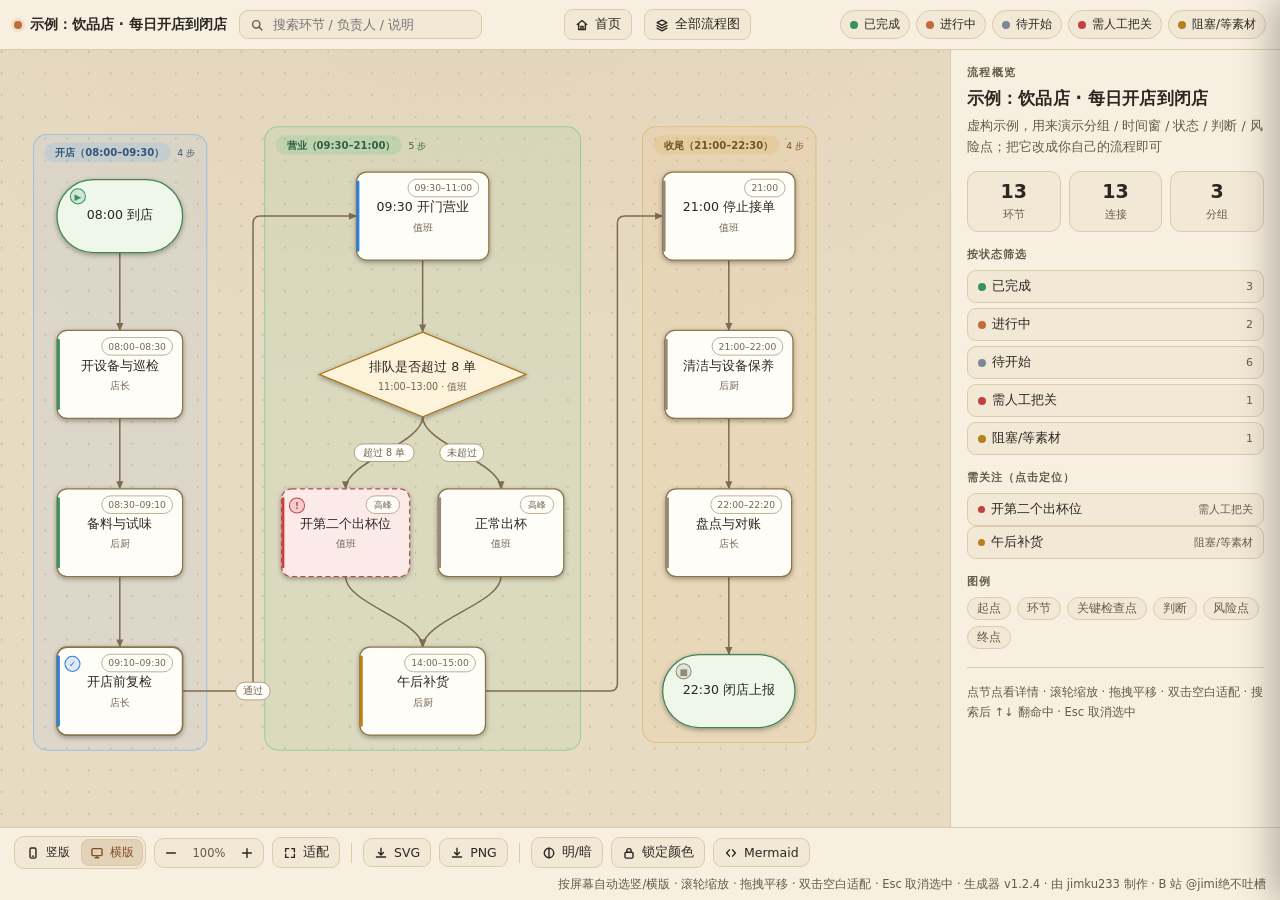
<file: tools/tests/baseline/demo.html>
<!DOCTYPE html>
<html lang="zh-CN" data-theme="dark" data-flow-viz="1">
<head>
<meta charset="utf-8">
<meta name="viewport" content="width=device-width, initial-scale=1">
<meta name="flow-viz" content="1">
<meta name="flow-title" content="示例：饮品店 · 每日开店到闭店">
<meta name="flow-stats" content="13|13|3|577x2296|1134x824|done:3,doing:2,todo:6,risk:1,hold:1">
<meta name="flow-version" content="1.2.4">
<title>示例：饮品店 · 每日开店到闭店</title>
<script>
/* 主题引导：必须在首帧前跑，否则会闪一下深色。
   规则（后改的优先，与页面里 JS 完全一致）：
     flowviz-theme          = {mode:'system|dark|light', ts}   总设置（首页「显示设置」写）
     flowviz-theme:<文件名>  = {mode:'dark|light', ts}          单张图（页面上的明暗键写）
     flowviz-lock:<文件名>   = {locked:true, mode:'dark|light'} 锁定后冻结该图颜色
   有效值：锁定 → 冻结值；否则比较两张表的时间戳，谁新听谁的。*/
(function(){try{
  var SELF=decodeURIComponent(location.pathname.split('/').pop());
  function g(k){ var v=localStorage.getItem(k); if(!v) return null; try{ return JSON.parse(v); }catch(e){ return {mode:v,ts:0}; } }
  var lock=g('flowviz-lock:'+SELF), mode;
  if(lock&&lock.locked) mode=lock.mode;
  else {
    var gp=g('flowviz-theme')||{mode:'system',ts:0};
    var sp=g('flowviz-theme:'+SELF);
    mode=(sp&&sp.ts>(gp.ts||0))?sp.mode:(gp.mode||'system');
  }
  var d=(mode==='system')?((window.matchMedia&&matchMedia('(prefers-color-scheme: light)').matches)?'light':'dark'):mode;
  document.documentElement.setAttribute('data-theme', d==='light'?'light':'dark');
}catch(e){}})();
</script>
<style>
  :root{--ff:'Segoe UI','Microsoft YaHei',system-ui,-apple-system,sans-serif;
    --bg:#12161d;--panel:#171d26;--panel2:#1d242f;--panel3:#232b37;--text:#eaeef5;--muted:#9aa5b8;--line:#2a3341;--line2:#35404f;
    --accent:#5aa9ff;--accent-soft:#5aa9ff24;--warn:#eab24a;--risk:#f4676c;--ok:#46c886;
    /* --hit 必须在这里也定义一份：搜索命中清单在 <aside> 里，拿不到 svg.css 里定义在 <svg> 上的同名变量
       （原来只定义在 SVG 作用域 → .hit-row 的三条规则全部失效：关键词没底色、当前行没描边、序号圆点没底色） */
    --hit:#4a9dff;
    /* 文字用途令牌：深色主题下与原色相同（只为浅色提供可加深的落点） */
    --accent-text:var(--accent);--ok-text:var(--ok);--warn-text:var(--warn);--risk-text:var(--risk);
    --shadow:0 1px 2px rgba(0,0,0,.36),0 10px 26px rgba(0,0,0,.22)}
  html[data-theme='light']{--bg:#e8dbc4;--panel:#f7efdf;--panel2:#f2e8d6;--panel3:#e2d3b8;--text:#2b2721;--muted:#6f6553;--line:#dccbaa;--line2:#c6b28e;
    --accent:#bf6b3a;--accent-soft:#bf6b3a1f;--warn:#b8801a;--risk:#c2403f;--ok:#35935f;
    /* 浅色下页面用的命中色比 SVG 里的 #2b7fe0 更深：#2b7fe0 对 panel3 只有 2.73:1（非文本需 ≥3:1），
       #1a5fb0 对 panel3 4.31、panel2 5.23、panel 5.55（对比度由 tools/contrast.py 复算） */
    --hit:#1a5fb0;
    /* 小字对比度：--muted 3.89→4.54；下面四个是"文字专用"深色（圆点/描边/填充仍用原色）
       数值由 tools/tests/contrast.mjs 复算（阈值 4.5:1，取三种面板底最差的那个） */
    --muted:#645b4b;--accent-text:#884c29;--ok-text:#256843;--warn-text:#795411;--risk-text:#a43534;
    --shadow:0 1px 2px rgba(93,74,45,.13),0 10px 26px rgba(93,74,45,.13)}
  /* 缩小时画布也跟着加深一档，让近白色的方块浮出来（节点底/画布 1.34→1.40，刻意只加一点点） */
  html[data-theme='light'] body:has(svg.zoomed-out){--bg:#e4d7bb;--panel3:#ddcdab}
  *{box-sizing:border-box}
  html,body{margin:0;height:100%;background:var(--bg);color:var(--text);font-family:var(--ff);-webkit-font-smoothing:antialiased;transition:background .22s ease}
  body{display:flex;flex-direction:column;overflow:hidden}
  header{display:flex;align-items:center;gap:12px;padding:9px 14px;background:var(--panel);border-bottom:1px solid var(--line);flex-wrap:wrap;z-index:3}
  .brand{display:flex;align-items:center;gap:8px;min-width:0}
  .brand-dot{width:8px;height:8px;border-radius:50%;background:var(--accent);box-shadow:0 0 0 3px var(--accent-soft);flex:0 0 auto}
  .brand-name{font-weight:600;font-size:13.5px;white-space:nowrap;overflow:hidden;text-overflow:ellipsis;max-width:44vw}
  .search{display:flex;align-items:center;gap:7px;background:var(--panel2);border:1px solid var(--line);border-radius:9px;padding:5px 10px;transition:border-color .15s}
  .search:focus-within{border-color:var(--accent);background:var(--panel3)}
  .search svg{width:14px;height:14px;flex:0 0 auto;stroke:var(--muted);fill:none;stroke-width:1.6;stroke-linecap:round}
  .search input{background:none;border:0;color:var(--text);font-size:12.5px;width:200px;outline:none;font-family:var(--ff)}
  #search-count{font-size:11.5px;color:var(--muted);min-width:58px}
  button{background:var(--panel2);border:1px solid var(--line);color:var(--text);border-radius:9px;padding:6px 10px;font-size:12.5px;cursor:pointer;font-family:var(--ff);display:inline-flex;align-items:center;gap:6px;transition:all .14s}
  button:hover{border-color:var(--accent);color:var(--accent-text);background:var(--panel3)}
  button.on{border-color:var(--accent);color:var(--accent-text);background:var(--panel3)}
  button.locked{opacity:.5}
  #toast{position:fixed;left:50%;bottom:96px;transform:translate(-50%,14px);max-width:86vw;text-align:center;
    background:var(--panel3);color:var(--text);border:1px solid var(--line2);border-radius:12px;padding:9px 15px;
    font-size:12.5px;box-shadow:var(--shadow);opacity:0;pointer-events:none;transition:opacity .18s,transform .18s;z-index:40}
  #toast.show{opacity:1;transform:translate(-50%,0)}
  button.off{opacity:.38;text-decoration:line-through}
  button svg{width:14px;height:14px;stroke:currentColor;fill:none;stroke-width:1.6;stroke-linecap:round;stroke-linejoin:round}
  a.icon-btn{background:var(--panel2);border:1px solid var(--line);color:var(--text);border-radius:9px;padding:6px 10px;
    font-size:12.5px;display:inline-flex;align-items:center;gap:6px;text-decoration:none;transition:all .14s}
  a.icon-btn:hover{border-color:var(--accent);color:var(--accent-text);background:var(--panel3)}
  a.icon-btn svg{width:14px;height:14px;stroke:currentColor;fill:none;stroke-width:1.6;stroke-linecap:round;stroke-linejoin:round}
  .legend{display:flex;gap:6px;align-items:center;margin-left:auto;flex-wrap:wrap}
  .legend button{padding:5px 9px;border-radius:999px;font-size:12px}
  .dot{display:inline-block;width:8px;height:8px;border-radius:50%;flex:0 0 auto}
  .dot.st-done{background:var(--ok)}.dot.st-doing{background:var(--accent)}.dot.st-todo{background:#7c8798}
  .dot.st-risk{background:var(--risk)}.dot.st-hold{background:var(--warn)}
  main{flex:1;display:flex;min-height:0}
  #canvas{flex:1;min-width:0;position:relative;overflow:hidden;transition:background .22s ease;
    background:radial-gradient(1100px 620px at 50% -8%, color-mix(in srgb,var(--panel3) 70%,var(--bg)) 0%, var(--bg) 72%)}
  #canvas > svg{width:100%;height:100%;display:none;touch-action:none}
  #canvas[data-show='portrait'] #flow-svg-portrait,
  #canvas[data-show='landscape'] #flow-svg-landscape{display:block}
  .seg{display:flex;align-items:center;gap:2px;background:var(--panel2);border:1px solid var(--line);border-radius:10px;padding:2px}
  .seg button{border:0;background:none;padding:5px 9px;border-radius:8px;font-size:12px}
  .seg button.on{background:var(--panel3);color:var(--accent-text);box-shadow:inset 0 0 0 1px var(--accent-soft)}
  aside{width:330px;flex:0 0 330px;background:var(--panel);border-left:1px solid var(--line);overflow:auto;padding:16px}
  aside::-webkit-scrollbar{width:9px}aside::-webkit-scrollbar-thumb{background:var(--line2);border-radius:9px}
  .ov-kicker{font-size:10.5px;letter-spacing:.14em;text-transform:uppercase;color:var(--muted);font-weight:600}
  .ov-title{margin:7px 0 6px;font-size:17px;line-height:1.35;font-weight:600;letter-spacing:.1px}
  .ov-sub{margin:0 0 14px;font-size:12.5px;line-height:1.65;color:var(--muted)}
  .stats{display:flex;gap:8px;margin-bottom:16px}
  .stat{flex:1;background:var(--panel2);border:1px solid var(--line);border-radius:11px;padding:9px 10px;text-align:center}
  .stat b{display:block;font-size:19px;font-weight:600;line-height:1.15}
  .stat span{font-size:10.5px;color:var(--muted)}
  .sec{font-size:10.5px;letter-spacing:.1em;text-transform:uppercase;color:var(--muted);font-weight:600;margin:16px 0 8px}
  .pillcol{display:flex;flex-direction:column;gap:5px}
  .ov-status,.ov-focus{width:100%;justify-content:flex-start;padding:7px 10px;font-size:12.5px;background:var(--panel2)}
  .ov-status em,.ov-focus em{margin-left:auto;font-style:normal;font-size:11px;color:var(--muted)}
  .ov-focus{text-align:left}
  .ov-focus .of-dot{width:7px;height:7px;border-radius:50%}
  .of-dot.st-risk{background:var(--risk)}.of-dot.st-hold{background:var(--warn)}
  .of-label{overflow:hidden;text-overflow:ellipsis;white-space:nowrap}
  .klegend{display:flex;gap:6px;flex-wrap:wrap}
  .kchip{font-size:11.5px;color:var(--muted);border:1px solid var(--line);border-radius:999px;padding:3px 9px;background:var(--panel2)}
  .d-id{font-size:11px;color:var(--muted);font-family:ui-monospace,Consolas,monospace}
  .d-title{margin:6px 0 10px;font-size:16px;line-height:1.4;font-weight:600}
  .hint{font-size:11.5px;color:var(--muted);line-height:1.75;margin-top:18px;padding-top:14px;border-top:1px solid var(--line)}
  .chips{display:flex;gap:6px;flex-wrap:wrap;margin:0 0 14px}
  .chip{display:inline-flex;align-items:center;gap:6px;font-size:11.5px;padding:3px 9px;border-radius:999px;border:1px solid var(--line);color:var(--muted);background:var(--panel2)}
  .chip.st-done{color:var(--ok-text);border-color:color-mix(in srgb,var(--ok) 40%,transparent)}
  .chip.st-doing{color:var(--accent-text);border-color:color-mix(in srgb,var(--accent) 40%,transparent)}
  .chip.st-todo{color:var(--muted)}
  .chip.st-risk{color:var(--risk-text);border-color:color-mix(in srgb,var(--risk) 40%,transparent)}
  .chip.st-hold{color:var(--warn-text);border-color:color-mix(in srgb,var(--warn) 40%,transparent)}
  .kv{font-size:12.5px;line-height:1.7;margin:10px 0}
  .kv b{display:block;color:var(--muted);font-weight:600;font-size:10.5px;letter-spacing:.08em;text-transform:uppercase;margin-bottom:3px}
  .kv.note{border-left:2px solid var(--warn);padding:2px 0 2px 10px;background:color-mix(in srgb,var(--warn) 7%,transparent);border-radius:0 8px 8px 0}
  .jump{display:inline-flex;padding:3px 8px;margin:0 4px 4px 0;font-size:11.5px;border-radius:7px;background:var(--panel2);border:1px solid var(--line);color:var(--text);cursor:pointer}
  .jump:hover{border-color:var(--accent);color:var(--accent-text)}
  button.back{margin-bottom:12px;font-size:12px;padding:5px 9px}
  /* 搜索结果：说明/备注这类"看不见的命中"单独一栏，点一下定位 */
  .hit-head{display:flex;align-items:center;gap:8px;margin:16px 0 8px}
  .hit-nav{display:flex;align-items:center;gap:4px;margin-left:auto}
  .hit-nav button{padding:2px 9px;font-size:13px;line-height:1.5;width:26px;justify-content:center}
  .hit-pos{font-size:11.5px;color:var(--muted);min-width:30px;text-align:center;font-variant-numeric:tabular-nums}
  .focus-toggle{display:flex;align-items:center;gap:6px;font-size:11.5px;color:var(--muted);margin:9px 0 0;cursor:pointer}
  .focus-toggle input{accent-color:var(--accent)}
  .hits{display:flex;flex-direction:column;gap:5px}
  .hit-row{width:100%;text-align:left;justify-content:flex-start;gap:9px;padding:7px 10px;font-size:12.5px;background:var(--panel2);align-items:flex-start}
  .hit-row .hr-n{flex:0 0 auto;width:18px;height:18px;border-radius:50%;background:var(--panel3);color:var(--muted);
    font-size:11px;display:inline-flex;align-items:center;justify-content:center;margin-top:1px}
  .hit-row.cur{border-color:var(--hit);background:var(--panel3)}
  .hit-row.cur .hr-n{background:transparent;color:var(--text);box-shadow:inset 0 0 0 1.5px var(--hit)}
  .hit-row .hr-main{display:flex;flex-direction:column;min-width:0}
  .hit-row em{font-style:normal;font-size:10.5px;color:var(--muted);margin-left:6px;white-space:nowrap}
  .hit-row .hr-label{overflow:hidden;text-overflow:ellipsis;white-space:nowrap;display:block}
  .hit-row .hr-snip{display:block;font-size:11px;color:var(--muted);margin-top:2px;overflow:hidden;text-overflow:ellipsis;white-space:nowrap}
  .hit-row.soft .hr-snip{color:var(--warn-text)}
  .hit-row mark{background:color-mix(in srgb,var(--hit) 30%,transparent);color:inherit;border-radius:3px;padding:0 2px}
  .hit-row.soft mark{background:color-mix(in srgb,var(--warn) 30%,transparent)}
  .hit-tip{font-size:11px;color:var(--muted);margin:2px 0 7px}
  /* 搜索中：非命中整体淡出，命中描边加粗；#vp 在程序化移动时加过渡 */
  svg.searching .node:not(.is-hit):not(.is-hit-soft){opacity:.14}
  svg.searching .edge:not(.is-hit){opacity:.1}
  svg.searching .edge-label-g:not(.is-hit){opacity:.1}
  svg.searching .band{opacity:.35}
  svg.searching .node.is-hit .node-bg{stroke:var(--hit);stroke-width:3}
  svg.searching .node.is-hit-soft .node-bg{stroke-width:2.8}
  #vp-portrait.vp-anim,#vp-landscape.vp-anim{transition:transform .28s ease}
  /* 全部流程图：右侧抽屉 */
  #flows-drawer{position:fixed;top:0;right:0;width:330px;max-width:88vw;height:100%;background:var(--panel);
    border-left:1px solid var(--line);box-shadow:-14px 0 34px rgba(0,0,0,.28);transform:translateX(102%);
    transition:transform .18s ease;z-index:20;display:flex;flex-direction:column}
  #flows-drawer.open{transform:none}
  .fd-head{display:flex;align-items:center;gap:8px;padding:12px 14px;border-bottom:1px solid var(--line);font-size:13px;font-weight:600}
  .fd-head button{margin-left:auto;padding:4px 9px}
  #flows-list{padding:10px 12px;overflow:auto;flex:1;display:flex;flex-direction:column;gap:6px}
  .flow-row{display:block;padding:9px 11px;border-radius:10px;background:var(--panel2);border:1px solid var(--line);
    color:var(--text);text-decoration:none;font-size:12.5px;line-height:1.5}
  .flow-row:hover{border-color:var(--accent);color:var(--accent-text)}
  .flow-row.cur{border-color:var(--accent);background:var(--panel3);cursor:default}
  .flow-row.cur:hover{border-color:var(--accent);color:var(--text)}
  .flow-row .fr-name{font-weight:600;display:block;overflow:hidden;text-overflow:ellipsis;white-space:nowrap}
  .flow-row .fr-meta{color:var(--muted);font-size:11px}
  .flow-row .fr-cur{color:var(--accent-text);font-size:11px;margin-left:6px}
  .fd-hint{margin:0;padding:10px 14px;border-top:1px solid var(--line);font-size:11px;color:var(--muted);line-height:1.6}
  #drawer-scrim{position:fixed;inset:0;background:rgba(0,0,0,.42);opacity:0;pointer-events:none;transition:opacity .18s ease;z-index:19}
  #drawer-scrim.open{opacity:1;pointer-events:auto}
  @media (max-width:600px){ #flows-drawer{width:100%;max-width:100%} }
  #mmd-panel{display:none;border-top:1px solid var(--line);background:var(--panel);padding:12px 14px}
  #mmd-panel.open{display:block}
  #mmd-src{width:100%;height:150px;background:var(--panel2);color:var(--text);border:1px solid var(--line);border-radius:10px;font:12px/1.65 ui-monospace,Consolas,monospace;padding:10px;resize:vertical;outline:none}
  /* 键盘焦点环：鼠标点击不显示（:focus-visible），浅色用 accent-text（原 accent 对画布只有 2.86:1） */
  :focus-visible{outline:2px solid var(--accent-text,var(--accent));outline-offset:2px}
  .search input:focus-visible{outline:none}
  .search:focus-within{border-color:var(--accent);box-shadow:0 0 0 2px color-mix(in srgb,var(--accent-text,var(--accent)) 55%,transparent)}
  #mmd-src:focus-visible{outline:2px solid var(--accent-text,var(--accent))}
  footer{display:flex;gap:8px;padding:8px 14px;border-top:1px solid var(--line);background:var(--panel);font-size:12px;color:var(--muted);align-items:center;flex-wrap:wrap}
  .zoom-group{display:flex;align-items:center;gap:2px;background:var(--panel2);border:1px solid var(--line);border-radius:10px;padding:2px}
  .zoom-group button{border:0;background:none;padding:5px 7px}
  .zoom-group button span{display:none}
  #zoom-label{font-size:11.5px;color:var(--muted);min-width:44px;text-align:center;font-variant-numeric:tabular-nums}
  .sep{width:1px;height:20px;background:var(--line);margin:0 3px}
  .foot-hint{margin-left:auto;font-size:11.5px}
  /* 按「触屏还是鼠标」给不同操作提示：别在手机上教人用滚轮、在电脑上教人双指 */
  .only-touch{display:none}
  @media (hover:none),(pointer:coarse){
    .only-pc{display:none}
    .only-touch{display:inline}
  }
  @media (max-width:960px){ main{flex-direction:column} aside{width:auto;flex:0 0 auto;border-left:none;border-top:1px solid var(--line);max-height:40vh} .brand-name{max-width:60vw} }
  @media (max-width:600px){
    header{padding:8px 10px;gap:8px}
    .brand-name{max-width:52vw;font-size:13px}
    .search{order:3;width:100%}
    .search input{width:100%}
    #search-count{order:4;min-width:0}
    .legend{order:5;width:100%;margin-left:0}
    .legend button{padding:4px 8px;font-size:11.5px}
    /* A4：窄屏上把可点面积做大（手指比鼠标粗；WCAG 2.2 AA 最低 24×24，这里给 34–40） */
    .icon-btn,a.icon-btn{min-height:40px;min-width:40px;padding:8px 10px;justify-content:center}
    .seg button{min-height:38px;min-width:40px}
    .legend button{min-height:34px;padding:7px 10px}
    /* 手机上概览/详情收成**覆盖式**底部抽屉：脱离 flex 流，画布尺寸不变，
       就不会出现"开面板→画布变矮→重新适配→图被裁掉"的连锁反应 */
    aside{display:none;position:fixed;left:0;right:0;bottom:0;top:auto;width:auto;flex:0 0 auto;
      max-height:58vh;padding:14px;border-left:none;border-top:1px solid var(--line);
      border-radius:16px 16px 0 0;box-shadow:0 -14px 34px rgba(0,0,0,.42);z-index:15}
    body.panel-open aside{display:block}
    .panel-btn{display:inline-flex !important}
    .ov-title{font-size:15px}.d-title{font-size:15px}
    footer{padding:7px 10px;gap:6px}
    .foot-hint{display:none}
    .seg button span,.icon-btn span{display:none}
    .seg button{padding:6px 8px}
  }
  .panel-btn{display:none}
  @media print{ header,aside,footer,#mmd-panel{display:none} #canvas{background:#fff} }

  /* B6：系统开了"减少动态效果"就不做过渡/动画（抽屉、主题切换、缩放仍然可用，只是瞬时到位） */
  @media (prefers-reduced-motion: reduce){
    *,*::before,*::after{transition:none!important;animation:none!important}
  }
</style>
</head>
<body>
<header>
  <div class="brand"><span class="brand-dot"></span><span class="brand-name">示例：饮品店 · 每日开店到闭店</span></div>
  <label class="search"><svg viewBox="0 0 16 16"><circle cx="7.2" cy="7.2" r="4.2"/><path d="M10.4 10.4L13.6 13.6"/></svg><input id="search" type="search" aria-label="搜索环节 / 负责人 / 说明" placeholder="搜索环节 / 负责人 / 说明"></label>
  <span id="search-count" role="status" aria-live="polite"></span>
  <a id="home-btn" class="icon-btn" href="./" title="回到首页（流程图清单）"><svg viewBox="0 0 16 16" aria-hidden="true"><path d="M2.6 7.4L8 2.8l5.4 4.6"/><path d="M4.2 7.2v5.9h7.6V7.2"/><path d="M6.8 13.1V9.6h2.4v3.5"/></svg><span>首页</span></a>
  <button id="flows-toggle" class="icon-btn flows-btn" title="全部流程图" aria-controls="flows-drawer" aria-expanded="false"><svg viewBox="0 0 16 16" aria-hidden="true"><path d="M8 2.4l5.6 3-5.6 3-5.6-3z"/><path d="M2.4 8.6l5.6 3 5.6-3M2.4 11.6l5.6 3 5.6-3"/></svg><span>全部流程图</span></button>
  <div class="legend"><button data-status="done"><i class="dot st-done"></i>已完成</button><button data-status="doing"><i class="dot st-doing"></i>进行中</button><button data-status="todo"><i class="dot st-todo"></i>待开始</button><button data-status="risk"><i class="dot st-risk"></i>需人工把关</button><button data-status="hold"><i class="dot st-hold"></i>阻塞/等素材</button></div>
</header>
<main>
  <div id="canvas" data-show="portrait"><svg id="flow-svg-portrait" data-variant="portrait" data-theme="dark" xmlns="http://www.w3.org/2000/svg" viewBox="0 0 577 2296" width="577" height="2296">
<defs>
<style>
    svg{--edge:#94a0b3;--edge-soft:#55627a;--edge-dim:#39424f;--grid:#2b3646;--card:#1c2431;
      --hit:#4a9dff;
      --t-label:#f3f6fb;--t-meta:#a3aec2;--t-title:#f7fafd;--t-sub:#a3aec2;
      --n-task:#212a38;--n-task-s:#46536a;--n-dec:#2f2716;--n-dec-s:#c3a044;
      --n-se:#173226;--n-se-s:#4aa06f;--n-risk:#311a1d;--n-risk-s:#b85c60;--n-mile:#1f2839;--n-mile-s:#7c90b8;
      --dot-done:#46c886;--dot-doing:#5aa9ff;--dot-todo:#7b8698;--dot-risk:#f4676c;--dot-hold:#eab24a;--accent:#5aa9ff}
    svg[data-theme='light']{--edge:#7d6c52;--edge-soft:#a8946f;--edge-dim:#b8a37c;--grid:#c6b28e;--card:#fffdf7;
      --hit:#2b7fe0;
      --t-label:#2b2721;--t-meta:#6f6553;--t-title:#221f1a;--t-sub:#6f6553;
      --n-task:#fffdf7;--n-task-s:#8a7448;--n-dec:#fdf3da;--n-dec-s:#a8761a;
      --n-se:#eef7ea;--n-se-s:#3f8556;--n-risk:#fbeae8;--n-risk-s:#b04e4e;--n-mile:#f6f0e3;--n-mile-s:#8f8168;
      --dot-done:#35935f;--dot-doing:#2b7fe0;--dot-todo:#948a78;--dot-risk:#c9424a;--dot-hold:#bd7f16;--accent:#bf6b3a}
    /* 浅色主题在"缩小到看不清"时自动再加深一档线条（笔迹 3.29→4.22、连线 3.71→4.28，只加一档、不跳到深色） */
    svg[data-theme='light'].zoomed-out{--edge:#6f6049;--edge-soft:#8a7550;--edge-dim:#a08a63;
      --n-task-s:#75603c;--n-dec-s:#96691a;--n-se-s:#357a4c;--n-risk-s:#a84848;--n-mile-s:#7f7156}
    .canvas-grid{opacity:.9}
    .grid-dot{fill:var(--grid)}
    .t-accent{fill:var(--accent)}
    .t-title{font:600 21px/1.25 'Segoe UI','Microsoft YaHei',system-ui,sans-serif;fill:var(--t-title)}
    .t-sub{font:400 12.5px/1.4 'Segoe UI','Microsoft YaHei',system-ui,sans-serif;fill:var(--t-sub)}
    .node{cursor:pointer}
    .node .node-bg{stroke-width:1.5}
    .node:hover .node-bg{stroke-width:2.3}
  .node:focus{outline:none}
  .node:focus-visible .node-bg{stroke:var(--accent);stroke-width:3;stroke-dasharray:none}
    .node.k-task .node-bg,.node.k-milestone .node-bg{fill:var(--n-task);stroke:var(--n-task-s)}
    .node.k-decision .node-bg{fill:var(--n-dec);stroke:var(--n-dec-s)}
    .node.k-start .node-bg,.node.k-end .node-bg{fill:var(--n-se);stroke:var(--n-se-s)}
    .node.k-risk .node-bg{fill:var(--n-risk);stroke:var(--n-risk-s);stroke-dasharray:6 4}
    .node.k-milestone .node-bg{stroke-width:2}
    .node .t-label{font:500 15px/1.35 'Segoe UI','Microsoft YaHei',system-ui,sans-serif;fill:var(--t-label)}
    .node .t-meta{font:400 11.5px/1.2 'Segoe UI','Microsoft YaHei',system-ui,sans-serif;fill:var(--t-meta)}
    .node .t-time{font:500 11px/1.2 'Segoe UI','Microsoft YaHei',system-ui,sans-serif;fill:var(--t-meta)}
    .node .time-pill{fill:var(--card);stroke:var(--edge-soft);stroke-width:1;opacity:.85}
    .node .kind-glyph{font:600 10.5px/1 'Segoe UI','Microsoft YaHei',system-ui,sans-serif;text-anchor:middle;dominant-baseline:central}
    .node .kind-chip{stroke:none;opacity:.16}
    .node .kind-ring{fill:none;stroke-width:1.2}
    .node .accent{stroke:none}
    .st-done .accent,.st-done .kind-chip{fill:var(--dot-done)} .st-done .kind-ring{stroke:var(--dot-done)} .st-done .kind-glyph{fill:var(--dot-done)}
    .st-doing .accent,.st-doing .kind-chip{fill:var(--dot-doing)} .st-doing .kind-ring{stroke:var(--dot-doing)} .st-doing .kind-glyph{fill:var(--dot-doing)}
    .st-todo .accent,.st-todo .kind-chip{fill:var(--dot-todo)} .st-todo .kind-ring{stroke:var(--dot-todo)} .st-todo .kind-glyph{fill:var(--dot-todo)}
    .st-risk .accent,.st-risk .kind-chip{fill:var(--dot-risk)} .st-risk .kind-ring{stroke:var(--dot-risk)} .st-risk .kind-glyph{fill:var(--dot-risk)}
    .st-hold .accent,.st-hold .kind-chip{fill:var(--dot-hold)} .st-hold .kind-ring{stroke:var(--dot-hold)} .st-hold .kind-glyph{fill:var(--dot-hold)}
    .st-none .accent,.st-none .kind-chip{fill:var(--edge-soft)} .st-none .kind-ring{stroke:var(--edge-soft)} .st-none .kind-glyph{fill:var(--t-meta)}
    .edge{fill:none;stroke:var(--edge);stroke-width:1.8;stroke-linecap:round;stroke-linejoin:round}
    .edge.dashed{stroke-dasharray:5 5}
    .edge-label-bg{fill:var(--card);stroke:var(--edge-soft);stroke-width:1}
    .edge-label{font:500 11.5px/1.2 'Segoe UI','Microsoft YaHei',system-ui,sans-serif;fill:var(--t-meta);text-anchor:middle}
    .band-bg{stroke-width:1.2}
  /* 分组带标题/步数：深色沿用组色（亮色在深底上清楚）；浅色把组色混到 53% 才够 4.5:1
     （原色对 7.5% 组色浅底只有 1.31–2.08:1；混深后六个调色板色 4.53–4.58:1） */
  svg[data-theme='light'] .band-label,
  svg[data-theme='light'] .band-count{fill:color-mix(in srgb, var(--c, currentColor) 53%, #241f19)}
  /* 分组带标题/步数：深色沿用组色（亮色在深底上清楚）；浅色把组色混到 41% 才够 4.5:1
     （原色对 7.5% 组色浅底只有 1.31–2.08:1；混深后六个调色板色 4.53–4.58:1） */
  svg[data-theme='light'] .band-label,
  svg[data-theme='light'] .band-count{fill:color-mix(in srgb, var(--c, currentColor) 41%, #241f19);opacity:1}
    .band-pill{stroke:none;opacity:.16}
    .band-label{font:600 12px/1.2 'Segoe UI','Microsoft YaHei',system-ui,sans-serif}
    .band-count{font:400 11px/1.2 'Segoe UI','Microsoft YaHei',system-ui,sans-serif}
    .node.is-dim,.edge.is-dim,.edge-label-g.is-dim{opacity:.12}
    /* 缩小到看不清小字时自动"简化"：藏掉药丸/小字/底纹，加粗描边，只留框+标题+线 */
    svg.zoomed-out .time-pill,svg.zoomed-out .t-time,svg.zoomed-out .t-meta{display:none}
    svg.zoomed-out .canvas-grid{display:none}
    svg.zoomed-out .node .node-bg{stroke-width:2.6}
    svg.zoomed-out .node.k-milestone .node-bg{stroke-width:3}
    svg.zoomed-out .node.k-risk .node-bg{stroke-width:2.6;stroke-dasharray:7 5}
    svg.zoomed-out .band-bg{fill-opacity:.05}
    svg.zoomed-out .edge{stroke-width:2.2}
    svg.zoomed-out .edge-label-bg{display:none}
    svg.zoomed-out .edge-label{font-size:13px}
    .node.is-sel .node-bg{stroke-width:2.4;filter:url(#selGlow-portrait)}
    svg[data-theme='light'] .node.is-sel .node-bg{filter:url(#selGlowWarm-portrait)}
    .node.is-hit .node-bg{stroke:var(--hit);stroke-width:2.4}
    /* D2：软命中改成"点线"，避免和风险点节点的虚线（6 4）看起来是一回事 */
  .node.is-hit-soft .node-bg{stroke:var(--dot-hold);stroke-width:2.2;stroke-dasharray:2 3.5;stroke-linecap:round}
    .edge.is-hi{stroke:var(--accent);stroke-width:2.4}
    .edge-label-g.is-hi .edge-label{fill:var(--accent)}
    svg[data-hide-status~='done'] .node.st-done,
    svg[data-hide-status~='doing'] .node.st-doing,
    svg[data-hide-status~='todo'] .node.st-todo,
    svg[data-hide-status~='risk'] .node.st-risk,
    svg[data-hide-status~='hold'] .node.st-hold{opacity:.12;filter:grayscale(1)}
  </style>
<filter id="nShadow-portrait" x="-25%" y="-25%" width="150%" height="160%"><feDropShadow dx="0" dy="2" stdDeviation="3.2" flood-color="#05070c" flood-opacity="0.34"/></filter>
<filter id="selGlow-portrait" x="-35%" y="-35%" width="170%" height="170%"><feDropShadow dx="0" dy="0" stdDeviation="5" flood-color="#4a9dff" flood-opacity="0.8"/></filter>
<filter id="selGlowWarm-portrait" x="-35%" y="-35%" width="170%" height="170%"><feDropShadow dx="0" dy="0" stdDeviation="5" flood-color="#bf6b3a" flood-opacity="0.65"/></filter>
<pattern id="grid-portrait" width="26" height="26" patternUnits="userSpaceOnUse"><circle class="grid-dot" cx="2" cy="2" r="1.15"/></pattern>
<marker id="arrow-portrait" viewBox="0 0 12 12" refX="9.5" refY="6" markerWidth="7.5" markerHeight="7.5" orient="auto-start-reverse"><path d="M1.5 2.2 L10 6 L1.5 9.8 z" fill="var(--edge)"/></marker>
<marker id="arrow-hi-portrait" viewBox="0 0 12 12" refX="9.5" refY="6" markerWidth="7.5" markerHeight="7.5" orient="auto-start-reverse"><path d="M1.5 2.2 L10 6 L1.5 9.8 z" fill="var(--accent)"/></marker>
<marker id="arrow-dim-portrait" viewBox="0 0 12 12" refX="9.5" refY="6" markerWidth="7.5" markerHeight="7.5" orient="auto-start-reverse"><path d="M1.5 2.2 L10 6 L1.5 9.8 z" fill="var(--edge-dim)"/></marker>
</defs>
<g id="vp-portrait">
<rect class="canvas-grid" x="-577" y="-2296" width="1731" height="6888" fill="url(#grid-portrait)"/>
<g class="band">
<rect class="band-bg" x="125.5" y="40.0" width="207.0" height="726.0" rx="16" fill="#4aa3ff" fill-opacity="0.075" stroke="#4aa3ff" stroke-opacity="0.46"/>
<rect class="band-pill" x="138.5" y="50.0" width="150.6" height="23" rx="11.5" fill="#4aa3ff"/>
<text class="band-label" x="151.5" y="66.0" fill="#4aa3ff" style="--c:#4aa3ff">开店（08:00–09:30）</text>
<text class="band-count" x="297.1" y="66.0" fill="#4aa3ff" style="--c:#4aa3ff" opacity="0.8">4 步</text>
</g>
<g class="band">
<rect class="band-bg" x="40.0" y="778.0" width="377.0" height="740.0" rx="16" fill="#3fbf7f" fill-opacity="0.075" stroke="#3fbf7f" stroke-opacity="0.46"/>
<rect class="band-pill" x="53.0" y="788.0" width="150.6" height="23" rx="11.5" fill="#3fbf7f"/>
<text class="band-label" x="66.0" y="804.0" fill="#3fbf7f" style="--c:#3fbf7f">营业（09:30–21:00）</text>
<text class="band-count" x="211.6" y="804.0" fill="#3fbf7f" style="--c:#3fbf7f" opacity="0.8">5 步</text>
</g>
<g class="band">
<rect class="band-bg" x="125.5" y="1530.0" width="207.0" height="726.0" rx="16" fill="#e0a030" fill-opacity="0.075" stroke="#e0a030" stroke-opacity="0.46"/>
<rect class="band-pill" x="138.5" y="1540.0" width="150.6" height="23" rx="11.5" fill="#e0a030"/>
<text class="band-label" x="151.5" y="1556.0" fill="#e0a030" style="--c:#e0a030">收尾（21:00–22:30）</text>
<text class="band-count" x="297.1" y="1556.0" fill="#e0a030" style="--c:#e0a030" opacity="0.8">4 步</text>
</g>
<path class="edge" data-from="s" data-to="a" marker-end="url(#arrow-portrait)" d="M228.5,181.0 C228.5,212.9 228.5,233.1 228.5,265.0"/>
<path class="edge" data-from="a" data-to="b" marker-end="url(#arrow-portrait)" d="M228.5,370.0 C228.5,401.9 228.5,422.1 228.5,454.0"/>
<path class="edge" data-from="b" data-to="c" marker-end="url(#arrow-portrait)" d="M228.5,559.0 C228.5,590.9 228.5,611.1 228.5,643.0"/>
<path class="edge" data-from="c" data-to="d" marker-end="url(#arrow-portrait)" d="M228.5,748.0 C228.5,779.9 228.5,800.1 228.5,832.0"/>
<path class="edge" data-from="d" data-to="e" marker-end="url(#arrow-portrait)" d="M228.5,937.0 C228.5,968.9 228.5,989.1 228.5,1021.0"/>
<path class="edge" data-from="e" data-to="f" marker-end="url(#arrow-portrait)" d="M228.5,1122.0 C228.5,1153.9 136.5,1174.1 136.5,1206.0"/>
<path class="edge" data-from="e" data-to="g" marker-end="url(#arrow-portrait)" d="M228.5,1122.0 C228.5,1153.9 322.0,1174.1 322.0,1206.0"/>
<path class="edge" data-from="f" data-to="h" marker-end="url(#arrow-portrait)" d="M136.5,1311.0 C136.5,1342.9 228.5,1363.1 228.5,1395.0"/>
<path class="edge" data-from="g" data-to="h" marker-end="url(#arrow-portrait)" d="M322.0,1311.0 C322.0,1342.9 228.5,1363.1 228.5,1395.0"/>
<path class="edge" data-from="h" data-to="i" marker-end="url(#arrow-portrait)" d="M228.5,1500.0 C228.5,1531.9 228.5,1552.1 228.5,1584.0"/>
<path class="edge" data-from="i" data-to="j" marker-end="url(#arrow-portrait)" d="M228.5,1689.0 C228.5,1720.9 228.5,1741.1 228.5,1773.0"/>
<path class="edge" data-from="j" data-to="k" marker-end="url(#arrow-portrait)" d="M228.5,1878.0 C228.5,1909.9 228.5,1930.1 228.5,1962.0"/>
<path class="edge" data-from="k" data-to="l" marker-end="url(#arrow-portrait)" d="M228.5,2067.0 C228.5,2098.9 228.5,2119.1 228.5,2151.0"/>
<g class="edge-label-g" data-from="c" data-to="d"><rect class="edge-label-bg" x="208.0" y="813.5" width="41.0" height="21" rx="10.5"/><text class="edge-label" x="228.5" y="828.0">通过</text></g>
<g class="edge-label-g" data-from="e" data-to="f"><rect class="edge-label-bg" x="146.8" y="1153.5" width="71.5" height="21" rx="10.5"/><text class="edge-label" x="182.5" y="1168.0">超过 8 单</text></g>
<g class="edge-label-g" data-from="e" data-to="g"><rect class="edge-label-bg" x="249.0" y="1153.5" width="52.5" height="21" rx="10.5"/><text class="edge-label" x="275.3" y="1168.0">未超过</text></g>
<g class="node k-start st-done" data-id="s" data-status="done" data-kind="start" transform="translate(153.5,94.0)">
<rect class="node-bg" filter="url(#nShadow-portrait)" x="0" y="0" width="150" height="87" rx="43.5"/>
<circle class="kind-chip" cx="25.0" cy="20" r="9"/>
<circle class="kind-ring" cx="25.0" cy="20" r="9"/>
<text class="kind-glyph" x="25.0" y="20.5">▶</text>
<text class="t-label" x="75.0" y="47" text-anchor="middle">08:00 到店</text>
</g>
<g class="node k-task st-done" data-id="a" data-status="done" data-kind="task" transform="translate(153.5,265.0)">
<rect class="node-bg" filter="url(#nShadow-portrait)" x="0" y="0" width="150" height="105" rx="12"/>
<rect class="accent" x="0" y="10" width="3.5" height="85" rx="1.75"/>
<rect class="time-pill" x="53.5" y="8.5" width="84.5" height="21" rx="10.5"/>
<text class="t-time" x="95.7" y="23.0" text-anchor="middle">08:00–08:30</text>
<text class="t-label" x="75.0" y="47" text-anchor="middle">开设备与巡检</text>
<text class="t-meta" x="75.0" y="70" text-anchor="middle">店长</text>
</g>
<g class="node k-task st-done" data-id="b" data-status="done" data-kind="task" transform="translate(153.5,454.0)">
<rect class="node-bg" filter="url(#nShadow-portrait)" x="0" y="0" width="150" height="105" rx="12"/>
<rect class="accent" x="0" y="10" width="3.5" height="85" rx="1.75"/>
<rect class="time-pill" x="53.5" y="8.5" width="84.5" height="21" rx="10.5"/>
<text class="t-time" x="95.7" y="23.0" text-anchor="middle">08:30–09:10</text>
<text class="t-label" x="75.0" y="47" text-anchor="middle">备料与试味</text>
<text class="t-meta" x="75.0" y="70" text-anchor="middle">后厨</text>
</g>
<g class="node k-milestone st-doing" data-id="c" data-status="doing" data-kind="milestone" transform="translate(153.5,643.0)">
<rect class="node-bg" filter="url(#nShadow-portrait)" x="0" y="0" width="150" height="105" rx="12"/>
<rect class="accent" x="0" y="10" width="3.5" height="85" rx="1.75"/>
<circle class="kind-chip" cx="18.5" cy="20" r="9"/>
<circle class="kind-ring" cx="18.5" cy="20" r="9"/>
<text class="kind-glyph" x="18.5" y="20.5">✓</text>
<rect class="time-pill" x="53.5" y="8.5" width="84.5" height="21" rx="10.5"/>
<text class="t-time" x="95.7" y="23.0" text-anchor="middle">09:10–09:30</text>
<text class="t-label" x="75.0" y="47" text-anchor="middle">开店前复检</text>
<text class="t-meta" x="75.0" y="70" text-anchor="middle">店长</text>
</g>
<g class="node k-task st-doing" data-id="d" data-status="doing" data-kind="task" transform="translate(149.5,832.0)">
<rect class="node-bg" filter="url(#nShadow-portrait)" x="0" y="0" width="158" height="105" rx="12"/>
<rect class="accent" x="0" y="10" width="3.5" height="85" rx="1.75"/>
<rect class="time-pill" x="61.5" y="8.5" width="84.5" height="21" rx="10.5"/>
<text class="t-time" x="103.7" y="23.0" text-anchor="middle">09:30–11:00</text>
<text class="t-label" x="79.0" y="47" text-anchor="middle">09:30 开门营业</text>
<text class="t-meta" x="79.0" y="70" text-anchor="middle">值班</text>
</g>
<g class="node k-decision st-todo" data-id="e" data-status="todo" data-kind="decision" transform="translate(105.0,1021.0)">
<polygon class="node-bg" filter="url(#nShadow-portrait)" points="123.5,0 247.0,50.5 123.5,101.0 0,50.5"/>
<text class="t-label" x="123.5" y="46" text-anchor="middle">排队是否超过 8 单</text>
<text class="t-meta" x="123.5" y="69" text-anchor="middle">11:00–13:00 · 值班</text>
</g>
<g class="node k-risk st-risk" data-id="f" data-status="risk" data-kind="risk" transform="translate(60.0,1206.0)">
<rect class="node-bg" filter="url(#nShadow-portrait)" x="0" y="0" width="153" height="105" rx="12"/>
<rect class="accent" x="0" y="10" width="3.5" height="85" rx="1.75"/>
<circle class="kind-chip" cx="18.5" cy="20" r="9"/>
<circle class="kind-ring" cx="18.5" cy="20" r="9"/>
<text class="kind-glyph" x="18.5" y="20.5">!</text>
<rect class="time-pill" x="101.0" y="8.5" width="40.0" height="21" rx="10.5"/>
<text class="t-time" x="121.0" y="23.0" text-anchor="middle">高峰</text>
<text class="t-label" x="76.5" y="47" text-anchor="middle">开第二个出杯位</text>
<text class="t-meta" x="76.5" y="70" text-anchor="middle">值班</text>
</g>
<g class="node k-task st-todo" data-id="g" data-status="todo" data-kind="task" transform="translate(247.0,1206.0)">
<rect class="node-bg" filter="url(#nShadow-portrait)" x="0" y="0" width="150" height="105" rx="12"/>
<rect class="accent" x="0" y="10" width="3.5" height="85" rx="1.75"/>
<rect class="time-pill" x="98.0" y="8.5" width="40.0" height="21" rx="10.5"/>
<text class="t-time" x="118.0" y="23.0" text-anchor="middle">高峰</text>
<text class="t-label" x="75.0" y="47" text-anchor="middle">正常出杯</text>
<text class="t-meta" x="75.0" y="70" text-anchor="middle">值班</text>
</g>
<g class="node k-task st-hold" data-id="h" data-status="hold" data-kind="task" transform="translate(153.5,1395.0)">
<rect class="node-bg" filter="url(#nShadow-portrait)" x="0" y="0" width="150" height="105" rx="12"/>
<rect class="accent" x="0" y="10" width="3.5" height="85" rx="1.75"/>
<rect class="time-pill" x="53.5" y="8.5" width="84.5" height="21" rx="10.5"/>
<text class="t-time" x="95.7" y="23.0" text-anchor="middle">14:00–15:00</text>
<text class="t-label" x="75.0" y="47" text-anchor="middle">午后补货</text>
<text class="t-meta" x="75.0" y="70" text-anchor="middle">后厨</text>
</g>
<g class="node k-task st-todo" data-id="i" data-status="todo" data-kind="task" transform="translate(149.5,1584.0)">
<rect class="node-bg" filter="url(#nShadow-portrait)" x="0" y="0" width="158" height="105" rx="12"/>
<rect class="accent" x="0" y="10" width="3.5" height="85" rx="1.75"/>
<rect class="time-pill" x="97.8" y="8.5" width="48.3" height="21" rx="10.5"/>
<text class="t-time" x="121.9" y="23.0" text-anchor="middle">21:00</text>
<text class="t-label" x="79.0" y="47" text-anchor="middle">21:00 停止接单</text>
<text class="t-meta" x="79.0" y="70" text-anchor="middle">值班</text>
</g>
<g class="node k-task st-todo" data-id="j" data-status="todo" data-kind="task" transform="translate(152.0,1773.0)">
<rect class="node-bg" filter="url(#nShadow-portrait)" x="0" y="0" width="153" height="105" rx="12"/>
<rect class="accent" x="0" y="10" width="3.5" height="85" rx="1.75"/>
<rect class="time-pill" x="56.5" y="8.5" width="84.5" height="21" rx="10.5"/>
<text class="t-time" x="98.7" y="23.0" text-anchor="middle">21:00–22:00</text>
<text class="t-label" x="76.5" y="47" text-anchor="middle">清洁与设备保养</text>
<text class="t-meta" x="76.5" y="70" text-anchor="middle">后厨</text>
</g>
<g class="node k-task st-todo" data-id="k" data-status="todo" data-kind="task" transform="translate(153.5,1962.0)">
<rect class="node-bg" filter="url(#nShadow-portrait)" x="0" y="0" width="150" height="105" rx="12"/>
<rect class="accent" x="0" y="10" width="3.5" height="85" rx="1.75"/>
<rect class="time-pill" x="53.5" y="8.5" width="84.5" height="21" rx="10.5"/>
<text class="t-time" x="95.7" y="23.0" text-anchor="middle">22:00–22:20</text>
<text class="t-label" x="75.0" y="47" text-anchor="middle">盘点与对账</text>
<text class="t-meta" x="75.0" y="70" text-anchor="middle">店长</text>
</g>
<g class="node k-end st-todo" data-id="l" data-status="todo" data-kind="end" transform="translate(149.5,2151.0)">
<rect class="node-bg" filter="url(#nShadow-portrait)" x="0" y="0" width="158" height="87" rx="43.5"/>
<circle class="kind-chip" cx="25.0" cy="20" r="9"/>
<circle class="kind-ring" cx="25.0" cy="20" r="9"/>
<text class="kind-glyph" x="25.0" y="20.5">■</text>
<text class="t-label" x="79.0" y="47" text-anchor="middle">22:30 闭店上报</text>
</g>
</g></svg><svg id="flow-svg-landscape" data-variant="landscape" data-theme="dark" xmlns="http://www.w3.org/2000/svg" viewBox="0 0 1134 824" width="1134" height="824">
<defs>
<style>
    svg{--edge:#94a0b3;--edge-soft:#55627a;--edge-dim:#39424f;--grid:#2b3646;--card:#1c2431;
      --hit:#4a9dff;
      --t-label:#f3f6fb;--t-meta:#a3aec2;--t-title:#f7fafd;--t-sub:#a3aec2;
      --n-task:#212a38;--n-task-s:#46536a;--n-dec:#2f2716;--n-dec-s:#c3a044;
      --n-se:#173226;--n-se-s:#4aa06f;--n-risk:#311a1d;--n-risk-s:#b85c60;--n-mile:#1f2839;--n-mile-s:#7c90b8;
      --dot-done:#46c886;--dot-doing:#5aa9ff;--dot-todo:#7b8698;--dot-risk:#f4676c;--dot-hold:#eab24a;--accent:#5aa9ff}
    svg[data-theme='light']{--edge:#7d6c52;--edge-soft:#a8946f;--edge-dim:#b8a37c;--grid:#c6b28e;--card:#fffdf7;
      --hit:#2b7fe0;
      --t-label:#2b2721;--t-meta:#6f6553;--t-title:#221f1a;--t-sub:#6f6553;
      --n-task:#fffdf7;--n-task-s:#8a7448;--n-dec:#fdf3da;--n-dec-s:#a8761a;
      --n-se:#eef7ea;--n-se-s:#3f8556;--n-risk:#fbeae8;--n-risk-s:#b04e4e;--n-mile:#f6f0e3;--n-mile-s:#8f8168;
      --dot-done:#35935f;--dot-doing:#2b7fe0;--dot-todo:#948a78;--dot-risk:#c9424a;--dot-hold:#bd7f16;--accent:#bf6b3a}
    /* 浅色主题在"缩小到看不清"时自动再加深一档线条（笔迹 3.29→4.22、连线 3.71→4.28，只加一档、不跳到深色） */
    svg[data-theme='light'].zoomed-out{--edge:#6f6049;--edge-soft:#8a7550;--edge-dim:#a08a63;
      --n-task-s:#75603c;--n-dec-s:#96691a;--n-se-s:#357a4c;--n-risk-s:#a84848;--n-mile-s:#7f7156}
    .canvas-grid{opacity:.9}
    .grid-dot{fill:var(--grid)}
    .t-accent{fill:var(--accent)}
    .t-title{font:600 21px/1.25 'Segoe UI','Microsoft YaHei',system-ui,sans-serif;fill:var(--t-title)}
    .t-sub{font:400 12.5px/1.4 'Segoe UI','Microsoft YaHei',system-ui,sans-serif;fill:var(--t-sub)}
    .node{cursor:pointer}
    .node .node-bg{stroke-width:1.5}
    .node:hover .node-bg{stroke-width:2.3}
  .node:focus{outline:none}
  .node:focus-visible .node-bg{stroke:var(--accent);stroke-width:3;stroke-dasharray:none}
    .node.k-task .node-bg,.node.k-milestone .node-bg{fill:var(--n-task);stroke:var(--n-task-s)}
    .node.k-decision .node-bg{fill:var(--n-dec);stroke:var(--n-dec-s)}
    .node.k-start .node-bg,.node.k-end .node-bg{fill:var(--n-se);stroke:var(--n-se-s)}
    .node.k-risk .node-bg{fill:var(--n-risk);stroke:var(--n-risk-s);stroke-dasharray:6 4}
    .node.k-milestone .node-bg{stroke-width:2}
    .node .t-label{font:500 15px/1.35 'Segoe UI','Microsoft YaHei',system-ui,sans-serif;fill:var(--t-label)}
    .node .t-meta{font:400 11.5px/1.2 'Segoe UI','Microsoft YaHei',system-ui,sans-serif;fill:var(--t-meta)}
    .node .t-time{font:500 11px/1.2 'Segoe UI','Microsoft YaHei',system-ui,sans-serif;fill:var(--t-meta)}
    .node .time-pill{fill:var(--card);stroke:var(--edge-soft);stroke-width:1;opacity:.85}
    .node .kind-glyph{font:600 10.5px/1 'Segoe UI','Microsoft YaHei',system-ui,sans-serif;text-anchor:middle;dominant-baseline:central}
    .node .kind-chip{stroke:none;opacity:.16}
    .node .kind-ring{fill:none;stroke-width:1.2}
    .node .accent{stroke:none}
    .st-done .accent,.st-done .kind-chip{fill:var(--dot-done)} .st-done .kind-ring{stroke:var(--dot-done)} .st-done .kind-glyph{fill:var(--dot-done)}
    .st-doing .accent,.st-doing .kind-chip{fill:var(--dot-doing)} .st-doing .kind-ring{stroke:var(--dot-doing)} .st-doing .kind-glyph{fill:var(--dot-doing)}
    .st-todo .accent,.st-todo .kind-chip{fill:var(--dot-todo)} .st-todo .kind-ring{stroke:var(--dot-todo)} .st-todo .kind-glyph{fill:var(--dot-todo)}
    .st-risk .accent,.st-risk .kind-chip{fill:var(--dot-risk)} .st-risk .kind-ring{stroke:var(--dot-risk)} .st-risk .kind-glyph{fill:var(--dot-risk)}
    .st-hold .accent,.st-hold .kind-chip{fill:var(--dot-hold)} .st-hold .kind-ring{stroke:var(--dot-hold)} .st-hold .kind-glyph{fill:var(--dot-hold)}
    .st-none .accent,.st-none .kind-chip{fill:var(--edge-soft)} .st-none .kind-ring{stroke:var(--edge-soft)} .st-none .kind-glyph{fill:var(--t-meta)}
    .edge{fill:none;stroke:var(--edge);stroke-width:1.8;stroke-linecap:round;stroke-linejoin:round}
    .edge.dashed{stroke-dasharray:5 5}
    .edge-label-bg{fill:var(--card);stroke:var(--edge-soft);stroke-width:1}
    .edge-label{font:500 11.5px/1.2 'Segoe UI','Microsoft YaHei',system-ui,sans-serif;fill:var(--t-meta);text-anchor:middle}
    .band-bg{stroke-width:1.2}
  /* 分组带标题/步数：深色沿用组色（亮色在深底上清楚）；浅色把组色混到 53% 才够 4.5:1
     （原色对 7.5% 组色浅底只有 1.31–2.08:1；混深后六个调色板色 4.53–4.58:1） */
  svg[data-theme='light'] .band-label,
  svg[data-theme='light'] .band-count{fill:color-mix(in srgb, var(--c, currentColor) 53%, #241f19)}
  /* 分组带标题/步数：深色沿用组色（亮色在深底上清楚）；浅色把组色混到 41% 才够 4.5:1
     （原色对 7.5% 组色浅底只有 1.31–2.08:1；混深后六个调色板色 4.53–4.58:1） */
  svg[data-theme='light'] .band-label,
  svg[data-theme='light'] .band-count{fill:color-mix(in srgb, var(--c, currentColor) 41%, #241f19);opacity:1}
    .band-pill{stroke:none;opacity:.16}
    .band-label{font:600 12px/1.2 'Segoe UI','Microsoft YaHei',system-ui,sans-serif}
    .band-count{font:400 11px/1.2 'Segoe UI','Microsoft YaHei',system-ui,sans-serif}
    .node.is-dim,.edge.is-dim,.edge-label-g.is-dim{opacity:.12}
    /* 缩小到看不清小字时自动"简化"：藏掉药丸/小字/底纹，加粗描边，只留框+标题+线 */
    svg.zoomed-out .time-pill,svg.zoomed-out .t-time,svg.zoomed-out .t-meta{display:none}
    svg.zoomed-out .canvas-grid{display:none}
    svg.zoomed-out .node .node-bg{stroke-width:2.6}
    svg.zoomed-out .node.k-milestone .node-bg{stroke-width:3}
    svg.zoomed-out .node.k-risk .node-bg{stroke-width:2.6;stroke-dasharray:7 5}
    svg.zoomed-out .band-bg{fill-opacity:.05}
    svg.zoomed-out .edge{stroke-width:2.2}
    svg.zoomed-out .edge-label-bg{display:none}
    svg.zoomed-out .edge-label{font-size:13px}
    .node.is-sel .node-bg{stroke-width:2.4;filter:url(#selGlow-landscape)}
    svg[data-theme='light'] .node.is-sel .node-bg{filter:url(#selGlowWarm-landscape)}
    .node.is-hit .node-bg{stroke:var(--hit);stroke-width:2.4}
    /* D2：软命中改成"点线"，避免和风险点节点的虚线（6 4）看起来是一回事 */
  .node.is-hit-soft .node-bg{stroke:var(--dot-hold);stroke-width:2.2;stroke-dasharray:2 3.5;stroke-linecap:round}
    .edge.is-hi{stroke:var(--accent);stroke-width:2.4}
    .edge-label-g.is-hi .edge-label{fill:var(--accent)}
    svg[data-hide-status~='done'] .node.st-done,
    svg[data-hide-status~='doing'] .node.st-doing,
    svg[data-hide-status~='todo'] .node.st-todo,
    svg[data-hide-status~='risk'] .node.st-risk,
    svg[data-hide-status~='hold'] .node.st-hold{opacity:.12;filter:grayscale(1)}
  </style>
<filter id="nShadow-landscape" x="-25%" y="-25%" width="150%" height="160%"><feDropShadow dx="0" dy="2" stdDeviation="3.2" flood-color="#05070c" flood-opacity="0.34"/></filter>
<filter id="selGlow-landscape" x="-35%" y="-35%" width="170%" height="170%"><feDropShadow dx="0" dy="0" stdDeviation="5" flood-color="#4a9dff" flood-opacity="0.8"/></filter>
<filter id="selGlowWarm-landscape" x="-35%" y="-35%" width="170%" height="170%"><feDropShadow dx="0" dy="0" stdDeviation="5" flood-color="#bf6b3a" flood-opacity="0.65"/></filter>
<pattern id="grid-landscape" width="26" height="26" patternUnits="userSpaceOnUse"><circle class="grid-dot" cx="2" cy="2" r="1.15"/></pattern>
<marker id="arrow-landscape" viewBox="0 0 12 12" refX="9.5" refY="6" markerWidth="7.5" markerHeight="7.5" orient="auto-start-reverse"><path d="M1.5 2.2 L10 6 L1.5 9.8 z" fill="var(--edge)"/></marker>
<marker id="arrow-hi-landscape" viewBox="0 0 12 12" refX="9.5" refY="6" markerWidth="7.5" markerHeight="7.5" orient="auto-start-reverse"><path d="M1.5 2.2 L10 6 L1.5 9.8 z" fill="var(--accent)"/></marker>
<marker id="arrow-dim-landscape" viewBox="0 0 12 12" refX="9.5" refY="6" markerWidth="7.5" markerHeight="7.5" orient="auto-start-reverse"><path d="M1.5 2.2 L10 6 L1.5 9.8 z" fill="var(--edge-dim)"/></marker>
</defs>
<g id="vp-landscape">
<rect class="canvas-grid" x="-1134" y="-824" width="3402" height="2472" fill="url(#grid-landscape)"/>
<g class="band">
<rect class="band-bg" x="40.0" y="49.0" width="207.0" height="735.0" rx="16" fill="#4aa3ff" fill-opacity="0.075" stroke="#4aa3ff" stroke-opacity="0.46"/>
<rect class="band-pill" x="53.0" y="59.0" width="150.6" height="23" rx="11.5" fill="#4aa3ff"/>
<text class="band-label" x="66.0" y="75.0" fill="#4aa3ff" style="--c:#4aa3ff">开店（08:00–09:30）</text>
<text class="band-count" x="211.6" y="75.0" fill="#4aa3ff" style="--c:#4aa3ff" opacity="0.8">4 步</text>
</g>
<g class="band">
<rect class="band-bg" x="316.0" y="40.0" width="377.0" height="744.0" rx="16" fill="#3fbf7f" fill-opacity="0.075" stroke="#3fbf7f" stroke-opacity="0.46"/>
<rect class="band-pill" x="329.0" y="50.0" width="150.6" height="23" rx="11.5" fill="#3fbf7f"/>
<text class="band-label" x="342.0" y="66.0" fill="#3fbf7f" style="--c:#3fbf7f">营业（09:30–21:00）</text>
<text class="band-count" x="487.6" y="66.0" fill="#3fbf7f" style="--c:#3fbf7f" opacity="0.8">5 步</text>
</g>
<g class="band">
<rect class="band-bg" x="767.0" y="40.0" width="207.0" height="735.0" rx="16" fill="#e0a030" fill-opacity="0.075" stroke="#e0a030" stroke-opacity="0.46"/>
<rect class="band-pill" x="780.0" y="50.0" width="150.6" height="23" rx="11.5" fill="#e0a030"/>
<text class="band-label" x="793.0" y="66.0" fill="#e0a030" style="--c:#e0a030">收尾（21:00–22:30）</text>
<text class="band-count" x="938.6" y="66.0" fill="#e0a030" style="--c:#e0a030" opacity="0.8">4 步</text>
</g>
<path class="edge" data-from="s" data-to="a" marker-end="url(#arrow-landscape)" d="M143.0,190.0 C143.0,225.3 143.0,247.7 143.0,283.0"/>
<path class="edge" data-from="a" data-to="b" marker-end="url(#arrow-landscape)" d="M143.0,388.0 C143.0,419.9 143.0,440.1 143.0,472.0"/>
<path class="edge" data-from="b" data-to="c" marker-end="url(#arrow-landscape)" d="M143.0,577.0 C143.0,608.9 143.0,629.1 143.0,661.0"/>
<path class="edge" data-from="c" data-to="d" marker-end="url(#arrow-landscape)" d="M218.0,713.5 L293.0,713.5 Q302.0,713.5 302.0,704.5 L302.0,155.5 Q302.0,146.5 311.0,146.5 L425.5,146.5"/>
<path class="edge" data-from="d" data-to="e" marker-end="url(#arrow-landscape)" d="M504.5,199.0 C504.5,231.7 504.5,252.3 504.5,285.0"/>
<path class="edge" data-from="e" data-to="f" marker-end="url(#arrow-landscape)" d="M504.5,386.0 C504.5,418.7 412.5,439.3 412.5,472.0"/>
<path class="edge" data-from="e" data-to="g" marker-end="url(#arrow-landscape)" d="M504.5,386.0 C504.5,418.7 598.0,439.3 598.0,472.0"/>
<path class="edge" data-from="f" data-to="h" marker-end="url(#arrow-landscape)" d="M412.5,577.0 C412.5,608.9 504.5,629.1 504.5,661.0"/>
<path class="edge" data-from="g" data-to="h" marker-end="url(#arrow-landscape)" d="M598.0,577.0 C598.0,608.9 504.5,629.1 504.5,661.0"/>
<path class="edge" data-from="h" data-to="i" marker-end="url(#arrow-landscape)" d="M579.5,713.5 L728.0,713.5 Q737.0,713.5 737.0,704.5 L737.0,155.5 Q737.0,146.5 746.0,146.5 L791.0,146.5"/>
<path class="edge" data-from="i" data-to="j" marker-end="url(#arrow-landscape)" d="M870.0,199.0 C870.0,230.9 870.0,251.1 870.0,283.0"/>
<path class="edge" data-from="j" data-to="k" marker-end="url(#arrow-landscape)" d="M870.0,388.0 C870.0,419.9 870.0,440.1 870.0,472.0"/>
<path class="edge" data-from="k" data-to="l" marker-end="url(#arrow-landscape)" d="M870.0,577.0 C870.0,612.3 870.0,634.7 870.0,670.0"/>
<g class="edge-label-g" data-from="c" data-to="d"><rect class="edge-label-bg" x="281.5" y="703.0" width="41.0" height="21" rx="10.5"/><text class="edge-label" x="302.0" y="717.5">通过</text></g>
<g class="edge-label-g" data-from="e" data-to="f"><rect class="edge-label-bg" x="422.8" y="418.5" width="71.5" height="21" rx="10.5"/><text class="edge-label" x="458.5" y="433.0">超过 8 单</text></g>
<g class="edge-label-g" data-from="e" data-to="g"><rect class="edge-label-bg" x="525.0" y="418.5" width="52.5" height="21" rx="10.5"/><text class="edge-label" x="551.3" y="433.0">未超过</text></g>
<g class="node k-start st-done" data-id="s" data-status="done" data-kind="start" transform="translate(68.0,103.0)">
<rect class="node-bg" filter="url(#nShadow-landscape)" x="0" y="0" width="150" height="87" rx="43.5"/>
<circle class="kind-chip" cx="25.0" cy="20" r="9"/>
<circle class="kind-ring" cx="25.0" cy="20" r="9"/>
<text class="kind-glyph" x="25.0" y="20.5">▶</text>
<text class="t-label" x="75.0" y="47" text-anchor="middle">08:00 到店</text>
</g>
<g class="node k-task st-done" data-id="a" data-status="done" data-kind="task" transform="translate(68.0,283.0)">
<rect class="node-bg" filter="url(#nShadow-landscape)" x="0" y="0" width="150" height="105" rx="12"/>
<rect class="accent" x="0" y="10" width="3.5" height="85" rx="1.75"/>
<rect class="time-pill" x="53.5" y="8.5" width="84.5" height="21" rx="10.5"/>
<text class="t-time" x="95.7" y="23.0" text-anchor="middle">08:00–08:30</text>
<text class="t-label" x="75.0" y="47" text-anchor="middle">开设备与巡检</text>
<text class="t-meta" x="75.0" y="70" text-anchor="middle">店长</text>
</g>
<g class="node k-task st-done" data-id="b" data-status="done" data-kind="task" transform="translate(68.0,472.0)">
<rect class="node-bg" filter="url(#nShadow-landscape)" x="0" y="0" width="150" height="105" rx="12"/>
<rect class="accent" x="0" y="10" width="3.5" height="85" rx="1.75"/>
<rect class="time-pill" x="53.5" y="8.5" width="84.5" height="21" rx="10.5"/>
<text class="t-time" x="95.7" y="23.0" text-anchor="middle">08:30–09:10</text>
<text class="t-label" x="75.0" y="47" text-anchor="middle">备料与试味</text>
<text class="t-meta" x="75.0" y="70" text-anchor="middle">后厨</text>
</g>
<g class="node k-milestone st-doing" data-id="c" data-status="doing" data-kind="milestone" transform="translate(68.0,661.0)">
<rect class="node-bg" filter="url(#nShadow-landscape)" x="0" y="0" width="150" height="105" rx="12"/>
<rect class="accent" x="0" y="10" width="3.5" height="85" rx="1.75"/>
<circle class="kind-chip" cx="18.5" cy="20" r="9"/>
<circle class="kind-ring" cx="18.5" cy="20" r="9"/>
<text class="kind-glyph" x="18.5" y="20.5">✓</text>
<rect class="time-pill" x="53.5" y="8.5" width="84.5" height="21" rx="10.5"/>
<text class="t-time" x="95.7" y="23.0" text-anchor="middle">09:10–09:30</text>
<text class="t-label" x="75.0" y="47" text-anchor="middle">开店前复检</text>
<text class="t-meta" x="75.0" y="70" text-anchor="middle">店长</text>
</g>
<g class="node k-task st-doing" data-id="d" data-status="doing" data-kind="task" transform="translate(425.5,94.0)">
<rect class="node-bg" filter="url(#nShadow-landscape)" x="0" y="0" width="158" height="105" rx="12"/>
<rect class="accent" x="0" y="10" width="3.5" height="85" rx="1.75"/>
<rect class="time-pill" x="61.5" y="8.5" width="84.5" height="21" rx="10.5"/>
<text class="t-time" x="103.7" y="23.0" text-anchor="middle">09:30–11:00</text>
<text class="t-label" x="79.0" y="47" text-anchor="middle">09:30 开门营业</text>
<text class="t-meta" x="79.0" y="70" text-anchor="middle">值班</text>
</g>
<g class="node k-decision st-todo" data-id="e" data-status="todo" data-kind="decision" transform="translate(381.0,285.0)">
<polygon class="node-bg" filter="url(#nShadow-landscape)" points="123.5,0 247.0,50.5 123.5,101.0 0,50.5"/>
<text class="t-label" x="123.5" y="46" text-anchor="middle">排队是否超过 8 单</text>
<text class="t-meta" x="123.5" y="69" text-anchor="middle">11:00–13:00 · 值班</text>
</g>
<g class="node k-risk st-risk" data-id="f" data-status="risk" data-kind="risk" transform="translate(336.0,472.0)">
<rect class="node-bg" filter="url(#nShadow-landscape)" x="0" y="0" width="153" height="105" rx="12"/>
<rect class="accent" x="0" y="10" width="3.5" height="85" rx="1.75"/>
<circle class="kind-chip" cx="18.5" cy="20" r="9"/>
<circle class="kind-ring" cx="18.5" cy="20" r="9"/>
<text class="kind-glyph" x="18.5" y="20.5">!</text>
<rect class="time-pill" x="101.0" y="8.5" width="40.0" height="21" rx="10.5"/>
<text class="t-time" x="121.0" y="23.0" text-anchor="middle">高峰</text>
<text class="t-label" x="76.5" y="47" text-anchor="middle">开第二个出杯位</text>
<text class="t-meta" x="76.5" y="70" text-anchor="middle">值班</text>
</g>
<g class="node k-task st-todo" data-id="g" data-status="todo" data-kind="task" transform="translate(523.0,472.0)">
<rect class="node-bg" filter="url(#nShadow-landscape)" x="0" y="0" width="150" height="105" rx="12"/>
<rect class="accent" x="0" y="10" width="3.5" height="85" rx="1.75"/>
<rect class="time-pill" x="98.0" y="8.5" width="40.0" height="21" rx="10.5"/>
<text class="t-time" x="118.0" y="23.0" text-anchor="middle">高峰</text>
<text class="t-label" x="75.0" y="47" text-anchor="middle">正常出杯</text>
<text class="t-meta" x="75.0" y="70" text-anchor="middle">值班</text>
</g>
<g class="node k-task st-hold" data-id="h" data-status="hold" data-kind="task" transform="translate(429.5,661.0)">
<rect class="node-bg" filter="url(#nShadow-landscape)" x="0" y="0" width="150" height="105" rx="12"/>
<rect class="accent" x="0" y="10" width="3.5" height="85" rx="1.75"/>
<rect class="time-pill" x="53.5" y="8.5" width="84.5" height="21" rx="10.5"/>
<text class="t-time" x="95.7" y="23.0" text-anchor="middle">14:00–15:00</text>
<text class="t-label" x="75.0" y="47" text-anchor="middle">午后补货</text>
<text class="t-meta" x="75.0" y="70" text-anchor="middle">后厨</text>
</g>
<g class="node k-task st-todo" data-id="i" data-status="todo" data-kind="task" transform="translate(791.0,94.0)">
<rect class="node-bg" filter="url(#nShadow-landscape)" x="0" y="0" width="158" height="105" rx="12"/>
<rect class="accent" x="0" y="10" width="3.5" height="85" rx="1.75"/>
<rect class="time-pill" x="97.8" y="8.5" width="48.3" height="21" rx="10.5"/>
<text class="t-time" x="121.9" y="23.0" text-anchor="middle">21:00</text>
<text class="t-label" x="79.0" y="47" text-anchor="middle">21:00 停止接单</text>
<text class="t-meta" x="79.0" y="70" text-anchor="middle">值班</text>
</g>
<g class="node k-task st-todo" data-id="j" data-status="todo" data-kind="task" transform="translate(793.5,283.0)">
<rect class="node-bg" filter="url(#nShadow-landscape)" x="0" y="0" width="153" height="105" rx="12"/>
<rect class="accent" x="0" y="10" width="3.5" height="85" rx="1.75"/>
<rect class="time-pill" x="56.5" y="8.5" width="84.5" height="21" rx="10.5"/>
<text class="t-time" x="98.7" y="23.0" text-anchor="middle">21:00–22:00</text>
<text class="t-label" x="76.5" y="47" text-anchor="middle">清洁与设备保养</text>
<text class="t-meta" x="76.5" y="70" text-anchor="middle">后厨</text>
</g>
<g class="node k-task st-todo" data-id="k" data-status="todo" data-kind="task" transform="translate(795.0,472.0)">
<rect class="node-bg" filter="url(#nShadow-landscape)" x="0" y="0" width="150" height="105" rx="12"/>
<rect class="accent" x="0" y="10" width="3.5" height="85" rx="1.75"/>
<rect class="time-pill" x="53.5" y="8.5" width="84.5" height="21" rx="10.5"/>
<text class="t-time" x="95.7" y="23.0" text-anchor="middle">22:00–22:20</text>
<text class="t-label" x="75.0" y="47" text-anchor="middle">盘点与对账</text>
<text class="t-meta" x="75.0" y="70" text-anchor="middle">店长</text>
</g>
<g class="node k-end st-todo" data-id="l" data-status="todo" data-kind="end" transform="translate(791.0,670.0)">
<rect class="node-bg" filter="url(#nShadow-landscape)" x="0" y="0" width="158" height="87" rx="43.5"/>
<circle class="kind-chip" cx="25.0" cy="20" r="9"/>
<circle class="kind-ring" cx="25.0" cy="20" r="9"/>
<text class="kind-glyph" x="25.0" y="20.5">■</text>
<text class="t-label" x="79.0" y="47" text-anchor="middle">22:30 闭店上报</text>
</g>
</g></svg></div>
  <aside><div id="detail"></div></aside>
</main>
<footer>
  <div class="seg">
    <button data-variant-btn="portrait" class="on" title="竖版：适合手机，纵向滚动"><svg viewBox="0 0 16 16" aria-hidden="true"><rect x="4.6" y="2.2" width="6.8" height="11.6" rx="1.6"/><path d="M7.4 11.6h1.2"/></svg><span>竖版</span></button>
    <button data-variant-btn="landscape" title="横版：适合电脑，长流程自动分栏"><svg viewBox="0 0 16 16" aria-hidden="true"><rect x="2.2" y="3" width="11.6" height="8" rx="1.4"/><path d="M6 13.4h4M8 11v2.4"/></svg><span>横版</span></button>
  </div>
  <button id="panel-toggle" class="icon-btn panel-btn" title="概览"><svg viewBox="0 0 16 16" aria-hidden="true"><rect x="2.4" y="3" width="11.2" height="10" rx="1.4"/><path d="M9.6 3v10"/></svg><span>概览</span></button>
  <div class="zoom-group">
    <button id="zoom-out" class="icon-btn" title="缩小"><svg viewBox="0 0 16 16" aria-hidden="true"><path d="M3 8h10"/></svg><span>缩小</span></button>
    <span id="zoom-label">100%</span>
    <button id="zoom-in" class="icon-btn" title="放大"><svg viewBox="0 0 16 16" aria-hidden="true"><path d="M3 8h10M8 3v10"/></svg><span>放大</span></button>
  </div>
  <button id="zoom-fit" class="icon-btn" title="适配"><svg viewBox="0 0 16 16" aria-hidden="true"><path d="M3 6.5V3h3.5M13 9.5V13H9.5M10 3h3v3.5M6 13H3V9.5"/></svg><span>适配</span></button>
  <span class="sep"></span>
  <button id="export-svg" class="icon-btn" title="SVG"><svg viewBox="0 0 16 16" aria-hidden="true"><path d="M8 2.5v7.5M5.2 7.4L8 10.2l2.8-2.8M2.8 12.6h10.4"/></svg><span>SVG</span></button>
  <button id="export-png" class="icon-btn" title="PNG"><svg viewBox="0 0 16 16" aria-hidden="true"><path d="M8 2.5v7.5M5.2 7.4L8 10.2l2.8-2.8M2.8 12.6h10.4"/></svg><span>PNG</span></button>
  <span class="sep"></span>
  <button id="theme" class="icon-btn" title="明/暗"><svg viewBox="0 0 16 16" aria-hidden="true"><path d="M8 2.6a5.4 5.4 0 100 10.8A5.4 5.4 0 008 2.6z"/><path d="M8 2.6v10.8"/></svg><span>明/暗</span></button>
  <button id="lock" class="icon-btn lock-btn" title="锁定颜色"><svg viewBox="0 0 16 16" aria-hidden="true"><rect x="3.4" y="7.2" width="9.2" height="6.6" rx="1.4"/><path d="M5.6 7.2V5.4a2.4 2.4 0 014.8 0v1.8"/></svg><span>锁定颜色</span></button>
  <button id="mmd-toggle" class="icon-btn" title="Mermaid"><svg viewBox="0 0 16 16" aria-hidden="true"><path d="M6.2 4.4L3 8l3.2 3.6M9.8 4.4L13 8l-3.2 3.6"/></svg><span>Mermaid</span></button>
  <span class="foot-hint"><span class="only-pc">按屏幕自动选竖/横版 · 滚轮缩放 · 拖拽平移 · 双击空白适配 · Esc 取消选中 · 生成器 v1.2.4 · 由 jimku233 制作 · B 站 @jimi绝不吐槽</span><span class="only-touch">按屏幕自动选竖/横版 · 单指拖动 · 双指缩放 · 点环节看详情 · 生成器 v1.2.4</span></span>
</footer>
<div id="mmd-panel">
  <div style="display:flex;gap:8px;align-items:center;margin-bottom:8px">
    <b style="font-size:12.5px">Mermaid 源码（可直接粘进飞书/语雀/GitHub/Typora）</b>
    <button id="mmd-copy" style="margin-left:auto">复制</button>
  </div>
  <textarea id="mmd-src" spellcheck="false">%% workflow-visualizer 导出件（不是源文件；要改流程请改 .json，或直接改这个 .mmd 并删掉本行）
flowchart TD
  subgraph 开店（08:00–09:30）
    s((08:00 到店))
    a[开设备与巡检]
    b[备料与试味]
    c[开店前复检]
  end
  subgraph 营业（09:30–21:00）
    d[09:30 开门营业]
    e{排队是否超过 8 单}
    f[开第二个出杯位]
    g[正常出杯]
    h[午后补货]
  end
  subgraph 收尾（21:00–22:30）
    i[21:00 停止接单]
    j[清洁与设备保养]
    k[盘点与对账]
    l((22:30 闭店上报))
  end
  s --&gt; a
  a --&gt; b
  b --&gt; c
  c --&gt;|通过| d
  d --&gt; e
  e --&gt;|超过 8 单| f
  e --&gt;|未超过| g
  f --&gt; h
  g --&gt; h
  h --&gt; i
  i --&gt; j
  j --&gt; k
  k --&gt; l
</textarea>
</div>
<div id="drawer-scrim"></div>
<div id="flows-drawer" role="dialog" aria-modal="true" aria-label="全部流程图" aria-hidden="true">
  <div class="fd-head">本机的流程图<button id="flows-close">✕</button></div>
  <div id="flows-list"></div>
  <p class="fd-hint">这里是同一目录下由本 skill 生成的所有流程图（按修改时间倒序）。用 HTTP 打开时会实时刷新；直接双击本地文件时用的是生成当时的清单。<b>如果这个 HTML 是被单独拷出来的</b>（同目录没有 index.html 与清单），右上角「首页」和这里会 404 —— 把整个目录一起拷/发过去就正常。</p>
</div>
<div id="toast" role="status" aria-live="polite"></div>
<script id="flow-data" type="application/json">{"slug":"示例：饮品店_·_每日开店到闭店","title":"示例：饮品店 · 每日开店到闭店","subtitle":"虚构示例，用来演示分组 / 时间窗 / 状态 / 判断 / 风险点；把它改成你自己的流程即可","direction":"TD","groups":[{"id":"g1","label":"开店（08:00–09:30）","members":["s","a","b","c"]},{"id":"g2","label":"营业（09:30–21:00）","members":["d","e","f","g","h"]},{"id":"g3","label":"收尾（21:00–22:30）","members":["i","j","k","l"]}],"statusLabels":{"done":"已完成","doing":"进行中","todo":"待开始","risk":"需人工把关","hold":"阻塞/等素材"},"kinds":[{"key":"start","label":"起点"},{"key":"task","label":"环节"},{"key":"milestone","label":"关键检查点"},{"key":"decision","label":"判断"},{"key":"risk","label":"风险点"},{"key":"end","label":"终点"}],"nodes":[{"id":"s","label":"08:00 到店","kind":"start","kindLabel":"起点","status":"done","statusLabel":"已完成","time":"","owner":"","detail":"","note":"","preds":[],"succs":["a"]},{"id":"a","label":"开设备与巡检","kind":"task","kindLabel":"环节","status":"done","statusLabel":"已完成","time":"08:00–08:30","owner":"店长","detail":"咖啡机 / 制冰机 / 收银台 / 灭火器压力表","note":"","preds":["s"],"succs":["b"]},{"id":"b","label":"备料与试味","kind":"task","kindLabel":"环节","status":"done","statusLabel":"已完成","time":"08:30–09:10","owner":"后厨","detail":"研磨刻度、糖浆效期、试饮校准","note":"","preds":["a"],"succs":["c"]},{"id":"c","label":"开店前复检","kind":"milestone","kindLabel":"关键检查点","status":"doing","statusLabel":"进行中","time":"09:10–09:30","owner":"店长","detail":"卫生 / 价签 / 外卖平台接单状态","note":"复检不过先不开门，避免差评","preds":["b"],"succs":["d"]},{"id":"d","label":"09:30 开门营业","kind":"task","kindLabel":"环节","status":"doing","statusLabel":"进行中","time":"09:30–11:00","owner":"值班","detail":"","note":"","preds":["c"],"succs":["e"]},{"id":"e","label":"排队是否超过 8 单","kind":"decision","kindLabel":"判断","status":"todo","statusLabel":"待开始","time":"11:00–13:00","owner":"值班","detail":"判断要不要加开出杯位","note":"","preds":["d"],"succs":["f","g"]},{"id":"f","label":"开第二个出杯位","kind":"risk","kindLabel":"风险点","status":"risk","statusLabel":"需人工把关","time":"高峰","owner":"值班","detail":"临时加人，注意冰槽与杯盖库存","note":"库存不够时先限购单品","preds":["e"],"succs":["h"]},{"id":"g","label":"正常出杯","kind":"task","kindLabel":"环节","status":"todo","statusLabel":"待开始","time":"高峰","owner":"值班","detail":"","note":"","preds":["e"],"succs":["h"]},{"id":"h","label":"午后补货","kind":"task","kindLabel":"环节","status":"hold","statusLabel":"阻塞/等素材","time":"14:00–15:00","owner":"后厨","detail":"牛奶 / 冰块 / 杯具 / 封口膜","note":"等供应商到货，缺的先用替代品","preds":["f","g"],"succs":["i"]},{"id":"i","label":"21:00 停止接单","kind":"task","kindLabel":"环节","status":"todo","statusLabel":"待开始","time":"21:00","owner":"值班","detail":"","note":"","preds":["h"],"succs":["j"]},{"id":"j","label":"清洁与设备保养","kind":"task","kindLabel":"环节","status":"todo","statusLabel":"待开始","time":"21:00–22:00","owner":"后厨","detail":"磨豆机清粉、奶管冲洗、地面消毒","note":"","preds":["i"],"succs":["k"]},{"id":"k","label":"盘点与对账","kind":"task","kindLabel":"环节","status":"todo","statusLabel":"待开始","time":"22:00–22:20","owner":"店长","detail":"现金 / 平台流水 / 库存差异","note":"","preds":["j"],"succs":["l"]},{"id":"l","label":"22:30 闭店上报","kind":"end","kindLabel":"终点","status":"todo","statusLabel":"待开始","time":"","owner":"","detail":"日报发到门店群，异常单独标注","note":"","preds":["k"],"succs":[]}],"edges":[{"from":"s","to":"a","label":"","style":"solid"},{"from":"a","to":"b","label":"","style":"solid"},{"from":"b","to":"c","label":"","style":"solid"},{"from":"c","to":"d","label":"通过","style":"solid"},{"from":"d","to":"e","label":"","style":"solid"},{"from":"e","to":"f","label":"超过 8 单","style":"solid"},{"from":"e","to":"g","label":"未超过","style":"solid"},{"from":"f","to":"h","label":"","style":"solid"},{"from":"g","to":"h","label":"","style":"solid"},{"from":"h","to":"i","label":"","style":"solid"},{"from":"i","to":"j","label":"","style":"solid"},{"from":"j","to":"k","label":"","style":"solid"},{"from":"k","to":"l","label":"","style":"solid"}],"selfFile":"demo.html","flows":[{"file":"demo.html","title":"示例：饮品店 · 每日开店到闭店","nodes":13,"edges":13,"groups":3,"portrait":"577x2296","landscape":"1134x824","mtime":"<t>","mtimeMs":0}]}</script>
<script>
(function(){
  'use strict';
  var data=JSON.parse(document.getElementById('flow-data').textContent);
  var meta={}; data.nodes.forEach(function(n){meta[n.id]=n;});
  var statusKeys=[], statusCount={};
  data.nodes.forEach(function(n){ if(!n.status) return; if(!statusCount[n.status]){statusCount[n.status]=0; statusKeys.push(n.status);} statusCount[n.status]++; });
  var hidden={};
  var zoomLabel=document.getElementById('zoom-label');
  // 同一页携带两版布局（竖版/横版）。SVG 的 viewBox 自身会做一次 meet 缩放，
  // 所以每版各自在元素像素空间维护 view{K,TX,TY}，apply 时再反解成 user 单位的 transform。
  var VN=['portrait','landscape'], V={};
  VN.forEach(function(n){
    var s=document.getElementById('flow-svg-'+n);
    if(!s) return;
    var b=s.viewBox.baseVal;
    V[n]={n:n, svg:s, vp:document.getElementById('vp-'+n), vw:b.width, vh:b.height, view:{K:1,TX:0,TY:0}, map:{s:1,cx:0,cy:0}, w:0, h:0};
  });
  var active='portrait', manual=false, sel=null, hits=0, drag=null, lastQuery='', searchHits=null;
  // 触屏与鼠标的"最近一次触摸时间"：必须放在外层 —— window 上的 mouseup/mousemove 也要用它，
  // 放在每个版式的循环里会让循环外的处理器抛 ReferenceError（点节点没反应、drag 清不掉）
  var lastTouch=0;
  function cur(){ return V[active]||V[VN[0]]; }
  function measure(v){ var r=v.svg.getBoundingClientRect(); if(r.width<2||r.height<2) return false; v.w=r.width; v.h=r.height; v.map.s=Math.min(v.w/v.vw, v.h/v.vh); v.map.cx=(v.w-v.vw*v.map.s)/2; v.map.cy=(v.h-v.vh*v.map.s)/2; return true; }
  function paint(v){ var k=v.view.K/v.map.s, tx=(v.view.TX-v.map.cx)/v.map.s, ty=(v.view.TY-v.map.cy)/v.map.s; v.vp.setAttribute('transform','translate('+tx+','+ty+') scale('+k+')');
    // 自动简化 + 加深：只有**比"适配"再缩小到 85% 以下**才触发（适配时保持原样）
    // 用相对值而不是"文字 8.5px"：大图的适配本身就已经很小，绝对阈值会让它一进页面就变深
    v.svg.classList.toggle('zoomed-out', v.view.K < v.map.s * 0.85);
  }
  function paintActive(){ var v=cur(); paint(v); zoomLabel.textContent=Math.round(v.view.K/(v.map.s||1)*100)+'%'; }
  function variantKey(v){ return (V.portrait===v)?'portrait':'landscape'; }
  // A1：捏合/滚轮每一帧都会调到这里；直接写 localStorage 在手机上很卡，改成 300ms 防抖 + 关页面前补写一次
  var zoomSaveTimer=null;
  function rememberZoom(v){
    var key='flowviz-zoom:'+SELF+':'+variantKey(v), k=v.view.K;
    if(zoomSaveTimer) clearTimeout(zoomSaveTimer);
    zoomSaveTimer=setTimeout(function(){ zoomSaveTimer=null; lsSet(key, {k:k, ts:Date.now()}); }, 300);
  }
  window.addEventListener('pagehide',function(){ if(zoomSaveTimer){ clearTimeout(zoomSaveTimer); zoomSaveTimer=null; } });
  function fitAll(v){ v=v||cur(); if(!measure(v)) return; v.view.K=v.map.s; v.view.TX=v.map.cx; v.view.TY=v.map.cy; paintActive(); rememberZoom(v); }
  function initial(v){
    v=v||cur(); if(!measure(v)) return;
    var contentAspect=v.vw/v.vh;
    // ?zoom=0.45 固定缩放（截图/检查小比例下的可读性时用），默认仍按下面规则自动选
    var zq=/[?&]zoom=([\d.]+)/.exec(location.search);
    if(zq&&Number(zq[1])>0){ var Kz=v.map.s*Number(zq[1]); v.view.K=Kz; v.view.TX=(v.w-v.vw*Kz)/2; v.view.TY=16; paintActive(); return; }
    // ?fitcap=2.0 可临时改「竖版默认缩放上限」（默认 1.45 = 整幅适配的 1.45 倍）
    var fc=/[?&]fitcap=([\d.]+)/.exec(location.search);
    var fcap=(fc&&Number(fc[1])>0)?Number(fc[1]):1.45;
    var kAll=v.map.s, kWidth=v.w/v.vw*0.99, K;
    // 横而扁的图（分栏后的横版）在窄屏上不要宽度撑满，否则会放大到只看得见一角；直接整幅适配
    if(v.w/v.vw <= v.map.s*1.8 || contentAspect > 1.2){ K=kAll; }
    // 竖版长流程：铺满宽度一屏只能看到四五个环节，所以给个上限（手机上更想先看清整体走向）
    else { K=Math.min(kWidth, kAll*fcap); }
    var zk=lsGet('flowviz-zoom:'+SELF+':'+variantKey(v));   // 上次手动缩放过的档位（换文件各记各的）
    if(zk&&zk.k>0) K=Math.min(kAll*10, Math.max(kAll*0.08, zk.k));
    v.view.K=K;
    v.view.TX=(v.w-v.vw*K)/2;
    v.view.TY=(v.vh*K<=v.h)?(v.h-v.vh*K)/2:16;
    paintActive();
  }
  function zoomAt(v,mx,my,f){ if(!measure(v)) return; var K=Math.min(v.map.s*10, Math.max(v.map.s*0.08, v.view.K*f)); var s=K/v.view.K; v.view.TX=mx-(mx-v.view.TX)*s; v.view.TY=my-(my-v.view.TY)*s; v.view.K=K; paintActive(); rememberZoom(v); }
  function zoomBy(f){ var v=cur(); if(!measure(v)) return; zoomAt(v, v.w/2, v.h/2, f); }
  function autoVariant(){ var w=window.innerWidth, h=window.innerHeight; return (w<760 || w/h<1.08) ? 'portrait' : 'landscape'; }
  function setVariant(name, refit, byUser){
    if(!V[name]) return;
    if(byUser) manual=true;
    active=name;
    document.getElementById('canvas').setAttribute('data-show', name);
    document.querySelectorAll('[data-variant-btn]').forEach(function(b){ b.classList.toggle('on', b.getAttribute('data-variant-btn')===name); });
    if(refit) initial(); else { measure(cur()); paintActive(); }
  }
  window.addEventListener('resize',function(){
    if(!manual){ var a=autoVariant(); if(a!==active){ setVariant(a,true); return; } }
    initial();
  });
  function touchDist(e){ var a=e.touches[0], b=e.touches[1]; return Math.sqrt((a.clientX-b.clientX)*(a.clientX-b.clientX)+(a.clientY-b.clientY)*(a.clientY-b.clientY)); }
  VN.forEach(function(n){
    var v=V[n]; if(!v) return;
    var pinch=null;
    v.svg.addEventListener('wheel',function(e){ e.preventDefault(); var r=v.svg.getBoundingClientRect(); zoomAt(v, e.clientX-r.left, e.clientY-r.top, e.deltaY<0?1.12:1/1.12); },{passive:false});
    v.svg.addEventListener('mousedown',function(e){
      if(Date.now()-lastTouch<700) return;          // 触屏刚结束：这是浏览器补发的合成事件
      drag={n:n,x:e.clientX,y:e.clientY,ox:v.view.TX,oy:v.view.TY,moved:false};
    });
    v.svg.addEventListener('dblclick',function(e){ if(!(e.target.closest&&e.target.closest('.node'))) fitAll(v); });
    // 触屏：单指平移 / 双指缩放 / 轻点选中（手机上没有鼠标事件，必须单独处理）
    v.svg.addEventListener('touchstart',function(e){
      lastTouch=Date.now();
      if(e.touches.length===1){ pinch=null; drag={n:n,x:e.touches[0].clientX,y:e.touches[0].clientY,ox:v.view.TX,oy:v.view.TY,moved:false}; }
      else if(e.touches.length===2){ drag=null; pinch={d:touchDist(e)}; }
    },{passive:true});
    v.svg.addEventListener('touchmove',function(e){
      if(!e.touches.length){ drag=null; pinch=null; return; }   // 手指都抬了还在收 move？直接结束
      if(e.touches.length===2){
        if(!measure(v)) return;
        var r=v.svg.getBoundingClientRect();
        var d=touchDist(e);
        if(pinch&&pinch.d>0) zoomAt(v, (e.touches[0].clientX+e.touches[1].clientX)/2-r.left, (e.touches[0].clientY+e.touches[1].clientY)/2-r.top, d/pinch.d);
        pinch={d:d}; e.preventDefault(); return;
      }
      if(drag&&drag.n===n&&e.touches.length===1){
        var t=e.touches[0], dx=t.clientX-drag.x, dy=t.clientY-drag.y;
        if(Math.abs(dx)+Math.abs(dy)>6) drag.moved=true;
        v.view.TX=drag.ox+dx; v.view.TY=drag.oy+dy; paintActive(); e.preventDefault();
      }
    },{passive:false});
    v.svg.addEventListener('touchend',function(e){
      lastTouch=Date.now();
      var wasPinch=!!pinch;
      if(drag&&drag.n===n&&!drag.moved&&!wasPinch&&e.changedTouches.length){
        var t=e.changedTouches[0], el=document.elementFromPoint(t.clientX,t.clientY);
        var g=el&&el.closest?el.closest('.node'):null;
        if(g) select(g.getAttribute('data-id')); else select(null);
      }
      if(!e.touches.length){ drag=null; pinch=null; }
      else if(e.touches.length===1){
        // A2：双指缩放时松开一根手指 —— 把拖动重新锚定到剩下的那根，
        // 否则要么拖不动、要么用旧坐标算位移导致画面"跳"一下
        pinch=null;
        drag={n:n,x:e.touches[0].clientX,y:e.touches[0].clientY,ox:v.view.TX,oy:v.view.TY,moved:true};
      }
    });
  });
  // A3：触屏抬手后浏览器会补发一套 mousedown/mouseup，若不忽略，"轻点"会跑两遍（还会顺带起一次拖动）
  window.addEventListener('mousemove',function(e){
    if(!drag) return;
    // 鼠标在动、但没有任何键被按住：
    //   · 已经拖过（moved=true）→ 说明 mouseup 丢了/在窗口外松的手，直接结束拖动（治"黏鼠标"）
    //   · 还没拖过 → 这是一个"点击"的中途，**不能**清 drag，否则随后的 mouseup 选不中节点（点节点没反应）
    if(typeof e.buttons==='number' && e.buttons===0){
      if(drag.moved) drag=null;
      return;
    }
    var v=V[drag.n]; var dx=e.clientX-drag.x, dy=e.clientY-drag.y; if(Math.abs(dx)+Math.abs(dy)>6) drag.moved=true; v.view.TX=drag.ox+dx; v.view.TY=drag.oy+dy; paintActive(); });
  window.addEventListener('mouseup',function(e){
    // 注意：`drag=null` 必须无条件执行。之前把"触屏后的合成事件"判断写成了提前 return，
    // 结果拖拽状态永远清不掉 —— 表现就是"点一下图以后，图黏在鼠标上跟着走"。
    var synth = Date.now()-lastTouch<700;
    if(!synth && drag&&!drag.moved&&drag.n===active){
      var g=e.target.closest?e.target.closest('.node'):null;
      if(g) select(g.getAttribute('data-id'));
      else if(e.target.closest&&e.target.closest('svg')) select(null);
    }
    drag=null;
  });
  // 拖到窗口外松手 / 切走窗口时也要松开，否则回来还在"黏着"
  window.addEventListener('blur',function(){ drag=null; });
  document.addEventListener('visibilitychange',function(){ if(document.hidden) drag=null; });
  window.addEventListener('pointercancel',function(){ drag=null; });
  function esc(s){ return String(s==null?'':s).replace(/[&<>"]/g,function(c){ return {'&':'&amp;','<':'&lt;','>':'&gt;','"':'&quot;'}[c]; }); }
  function eachSvg(fn){ VN.forEach(function(n){ if(V[n]) fn(V[n].svg, n); }); }
  // 节点键盘可达：给每个 node 加 tabindex/role/aria-label，Enter/空格＝点击选中
  function wireNodeKeyboard(){
    eachSvg(function(s,n){
      s.querySelectorAll('.node').forEach(function(g){
        var m=meta[g.getAttribute('data-id')]||{};
        g.setAttribute('tabindex','0');
        g.setAttribute('role','button');
        g.setAttribute('aria-label', (m.label||m.id||'')+(m.statusLabel?'，'+m.statusLabel:'')+(m.time?'，'+m.time:''));
      });
      s.addEventListener('keydown',function(e){
        var g=e.target.closest?e.target.closest('.node'):null;
        if(g&&(e.key==='Enter'||e.key===' ')){ e.preventDefault(); select(g.getAttribute('data-id')); }
      });
    });
  }
  function relayout(){ VN.forEach(function(n){ if(V[n]) measure(V[n]); }); paintActive(); }
  function setPanel(open){ document.body.classList.toggle('panel-open', !!open); relayout(); }
  // C3：右栏画什么只由 sel 决定，统一从这里进（原来是 5 处各自写 renderPanel(null / meta[sel])）
  function refreshPanel(){ renderPanel(sel ? meta[sel] : null); }
  function select(id){
    sel=id;
    if(id) setPanel(true); else if(document.body.classList.contains('panel-open') && window.innerWidth<=600) setPanel(false);
    eachSvg(function(s,n){
      s.querySelectorAll('.node').forEach(function(x){ x.classList.remove('is-sel','is-dim'); });
      s.querySelectorAll('.edge').forEach(function(p){ p.classList.remove('is-hi','is-dim'); p.setAttribute('marker-end','url(#arrow-'+n+')'); });
      s.querySelectorAll('.edge-label-g').forEach(function(p){ p.classList.remove('is-hi','is-dim'); });
    });
    if(!id){ refreshPanel(); return; }
    eachSvg(function(s,n){
      s.querySelectorAll('.node').forEach(function(x){ if(x.getAttribute('data-id')!==id) x.classList.add('is-dim'); });
      var g=s.querySelector('.node[data-id="'+CSS.escape(id)+'"]'); if(g) g.classList.add('is-sel');
      s.querySelectorAll('.edge').forEach(function(p){ var a=p.getAttribute('data-from'),b=p.getAttribute('data-to'); if(a===id||b===id){ p.classList.add('is-hi'); p.setAttribute('marker-end','url(#arrow-hi-'+n+')'); } else p.classList.add('is-dim'); });
      s.querySelectorAll('.edge-label-g').forEach(function(p){ var a=p.getAttribute('data-from'),b=p.getAttribute('data-to'); if(a===id||b===id) p.classList.add('is-hi'); else p.classList.add('is-dim'); });
    });
    refreshPanel();
  }
  function renderOverview(){
    var el=document.getElementById('detail');
    var h='<div class="ov-kicker">流程概览</div>';
    if(searchHits&&searchHits.length){
      h='<div class="hit-head"><span class="sec" style="margin:0">搜索「'+esc(lastQuery)+'」命中 '+searchHits.length+' 处</span>';
      h+='<span class="hit-nav"><button data-hit-nav="-1" title="上一个（↑ / Shift+Enter）">↑</button>';
      h+='<span class="hit-pos">'+(hitIdx+1)+'/'+searchHits.length+'</span>';
      h+='<button data-hit-nav="1" title="下一个（↓ / Enter）">↓</button></span></div>';
      h+='<div class="hit-tip only-pc">键盘 ↑ ↓（或 Enter / Shift+Enter）连着翻命中，Esc 清空</div>';
      h+='<div class="hits">'+searchHits.map(hitRow).join('')+'</div>';
      h+='<label class="focus-toggle"><input type="checkbox" id="focus-on"'+(focusOn?' checked':'')+'> 自动聚焦命中</label>';
      h+='<div class="sec">流程概览</div>';
    }
    h+='<h2 class="ov-title">'+esc(data.title||'未命名流程')+'</h2>';
    if(data.subtitle) h+='<p class="ov-sub">'+esc(data.subtitle)+'</p>';
    h+='<div class="stats"><div class="stat"><b>'+data.nodes.length+'</b><span>环节</span></div><div class="stat"><b>'+data.edges.length+'</b><span>连接</span></div><div class="stat"><b>'+data.groups.length+'</b><span>分组</span></div></div>';
    if(statusKeys.length){
      h+='<div class="sec">按状态筛选</div><div class="pillcol">';
      statusKeys.forEach(function(s){ h+='<button class="ov-status'+(hidden[s]?' off':'')+'" data-status="'+s+'"><i class="dot st-'+s+'"></i><span>'+esc(labelOf(s))+'</span><em>'+statusCount[s]+'</em></button>'; });
      h+='</div>';
    }
    var focus=data.nodes.filter(function(n){ return n.status==='risk'||n.status==='hold'; });
    if(focus.length){
      h+='<div class="sec">需关注（点击定位）</div>';
      focus.forEach(function(n){ h+='<button class="ov-focus" data-goto="'+esc(n.id)+'"><span class="of-dot st-'+esc(n.status)+'"></span><span class="of-label">'+esc(n.label)+'</span><em>'+esc(n.statusLabel)+'</em></button>'; });
    }
    h+='<div class="sec">图例</div><div class="klegend">'+data.kinds.map(function(k){ return '<span class="kchip k-'+k.key+'">'+esc(k.label)+'</span>'; }).join('')+'</div>';
    h+='<p class="hint"><span class="only-pc">点节点看详情 · 滚轮缩放 · 拖拽平移 · 双击空白适配 · 搜索后 ↑↓ 翻命中 · Esc 取消选中</span><span class="only-touch">点环节看详情 · 单指拖动 · 双指缩放 · 底部按钮可切竖/横版</span></p>';
    el.innerHTML=h;
    el.querySelectorAll('.ov-status').forEach(function(b){ b.onclick=function(){ toggleStatus(b.getAttribute('data-status')); }; });
    el.querySelectorAll('[data-goto]').forEach(function(b){ b.onclick=function(){ select(b.getAttribute('data-goto')); }; });
    el.querySelectorAll('[data-hit]').forEach(function(b){ b.onclick=function(){ hitIdx=Number(b.getAttribute('data-hit'))||0; focusHits(); renderPanel(null); }; });
    el.querySelectorAll('[data-hit-nav]').forEach(function(b){ b.onclick=function(){ jumpHit(Number(b.getAttribute('data-hit-nav'))); }; });
    var fo=document.getElementById('focus-on');
    if(fo) fo.onchange=function(){ focusOn=fo.checked; if(focusOn) focusHits(); };
  }
  function labelOf(s){ return data.statusLabels[s]||s; }
  function renderPanel(n){
    var el=document.getElementById('detail');
    if(!n){ renderOverview(); return; }
    var h='<button class="back" id="panel-back">← 返回概览</button>';
    h+='<div class="d-id">'+esc(n.id)+'</div>';
    h+='<h2 class="d-title">'+esc(n.label)+'</h2>';
    h+='<div class="chips"><span class="chip k-'+esc(n.kind)+'">'+esc(n.kindLabel||n.kind)+'</span>';
    if(n.status) h+='<span class="chip st-'+esc(n.status)+'"><i class="dot st-'+esc(n.status)+'"></i>'+esc(n.statusLabel||n.status)+'</span>';
    h+='</div>';
    if(n.time) h+='<div class="kv"><b>时间</b><span>'+esc(n.time)+'</span></div>';
    if(n.owner) h+='<div class="kv"><b>负责</b><span>'+esc(n.owner)+'</span></div>';
    if(n.detail) h+='<div class="kv"><b>说明</b><span>'+esc(n.detail).replace(/\n/g,'<br>')+'</span></div>';
    if(n.note) h+='<div class="kv note"><b>注意</b><span>'+esc(n.note).replace(/\n/g,'<br>')+'</span></div>';
    h+='<div class="kv"><b>上游</b><span>'+(n.preds.length?n.preds.map(linkOf).join(' '):'—')+'</span></div>';
    h+='<div class="kv"><b>下游</b><span>'+(n.succs.length?n.succs.map(linkOf).join(' '):'—')+'</span></div>';
    el.innerHTML=h;
    var b=document.getElementById('panel-back'); if(b) b.onclick=function(){ select(null); };
    el.querySelectorAll('[data-goto]').forEach(function(x){ x.onclick=function(){ select(x.getAttribute('data-goto')); }; });
  }
  function linkOf(id){ var n=meta[id]; var t=n?n.label:id; return '<button class="jump" data-goto="'+esc(id)+'" title="'+esc(id)+'">'+esc(t)+'</button>'; }
  function toggleStatus(s){ if(hidden[s]){ delete hidden[s]; } else { hidden[s]=1; } applyFilter(); }
  function applyFilter(){
    eachSvg(function(s){ s.setAttribute('data-hide-status', Object.keys(hidden).join(' ')); });
    document.querySelectorAll('.legend button').forEach(function(b){ if(hidden[b.getAttribute('data-status')]) b.classList.add('off'); else b.classList.remove('off'); });
    if(!sel) renderOverview();
  }
  document.querySelectorAll('.legend button').forEach(function(b){ b.onclick=function(){ toggleStatus(b.getAttribute('data-status')); }; });
  document.querySelectorAll('[data-variant-btn]').forEach(function(b){ b.onclick=function(){ setVariant(b.getAttribute('data-variant-btn'), true, true); }; });
  document.getElementById('zoom-in').onclick=function(){ zoomBy(1.2); };
  document.getElementById('zoom-out').onclick=function(){ zoomBy(1/1.2); };
  document.getElementById('zoom-fit').onclick=function(){ fitAll(); };
  var panelBtn=document.getElementById('panel-toggle');
  if(panelBtn) panelBtn.onclick=function(){ var open=!document.body.classList.contains('panel-open'); setPanel(open); if(open) renderPanel(sel ? meta[sel] : null); };
  var hitIdx=0, focusOn=true;
  document.getElementById('search').addEventListener('input',function(e){
    var q=e.target.value.trim().toLowerCase(); lastQuery=q; hits=0; hitIdx=0;
    var shownSet={}, softSet={}, order=[];
    eachSvg(function(s){
      s.classList.toggle('searching', !!q);
      s.querySelectorAll('.node').forEach(function(g){
        var n=meta[g.getAttribute('data-id')]||{};
        g.classList.remove('is-hit','is-hit-soft');
        if(!q) return;
        var shown=[n.label,n.id,n.time,n.owner].join(' ').toLowerCase();
        var rest=[n.detail,n.note].join(' ').toLowerCase();
        if(shown.indexOf(q)>=0){ g.classList.add('is-hit'); if(!shownSet[n.id]){ shownSet[n.id]=1; order.push(n.id); } }
        else if(rest.indexOf(q)>=0){ g.classList.add('is-hit-soft'); if(!shownSet[n.id]&&!softSet[n.id]){ softSet[n.id]=1; order.push(n.id); } }
      });
    });
    hits=order.length;
    searchHits=q?order:null;
    var softOnly=Object.keys(softSet).filter(function(id){ return !shownSet[id]; }).length;
    document.getElementById('search-count').textContent=q?(hits+' 个匹配'+(softOnly?'（'+softOnly+' 个只在说明/备注里）':'')):'';
    // 手机端结果清单默认藏在收起的抽屉里，搜到东西就自动弹出来（这是'搜了等于没提示'的根因）
    // 产品决策：一旦开始搜索就回到"命中清单" —— 否则之前选中的节点详情会把命中清单挡住，只剩顶栏计数
    if(q&&hits>0){
      if(sel) select(null);       // 清掉选中态（手机上下面的 setPanel 会再把面板打开）
      setPanel(true);
      refreshPanel();
    } else if(!sel) refreshPanel();
    if(q&&hits>0&&focusOn) focusHits();
  });
  // 节点在画布(user)坐标系里的矩形。注意 getBBox() 返回的是节点自身局部坐标（0,0~w,h），
  // 必须再加上该 <g> 的 translate(x,y)，否则聚焦会跳到画布左上角附近（踩过）。
  function nodeBox(g){
    var bb=g.getBBox();
    var m=/translate\(\s*([-\d.]+)[ ,]+([-\d.]+)/.exec(g.getAttribute('transform')||'');
    var tx=m?parseFloat(m[1]):0, ty=m?parseFloat(m[2]):0;
    return {x:tx+bb.x, y:ty+bb.y, w:bb.width, h:bb.height};
  }
  function hitBox(ids){
    var svg=cur().svg, x0=Infinity,y0=Infinity,x1=-Infinity,y1=-Infinity;
    ids.forEach(function(id){ var g=svg.querySelector('.node[data-id="'+CSS.escape(id)+'"]'); if(!g) return;
      var b=nodeBox(g); x0=Math.min(x0,b.x); y0=Math.min(y0,b.y); x1=Math.max(x1,b.x+b.w); y1=Math.max(y1,b.y+b.h); });
    return isFinite(x0)?{x0:x0,y0:y0,x1:x1,y1:y1}:null;
  }
  function animateVp(){ var v=cur(); v.vp.classList.add('vp-anim'); clearTimeout(v._animT); v._animT=setTimeout(function(){ v.vp.classList.remove('vp-anim'); },320); }
  function centerOn(id,scale){
    var v=cur(); if(!measure(v)) return;
    var g=v.svg.querySelector('.node[data-id="'+CSS.escape(id)+'"]'); if(!g) return;
    var b=nodeBox(g); var K=(scale||v.view.K);
    animateVp();
    v.view.K=K;
    v.view.TX=v.w/2-((b.x+b.w/2)*K);
    v.view.TY=v.h/2-((b.y+b.h/2)*K);
    paintActive();
  }
  function focusHits(){
    if(!searchHits||!searchHits.length) return;
    var v=cur(); if(!measure(v)) return;
    var box=hitBox(searchHits); if(!box) return;
    var bw=box.x1-box.x0, bh=box.y1-box.y0;
    var pad=90;
    var kFit=Math.min((v.w-pad*2)/Math.max(bw,1), (v.h-pad*2)/Math.max(bh,1));
    // 命中离得太远时不要为了'全都装下'把字缩没：低于当前 60% 就只居中到当前命中
    if(searchHits.length===1 || kFit>=v.view.K*0.6){
      var K=Math.min(kFit, v.view.K*2.2);
      animateVp();
      v.view.K=K;
      v.view.TX=v.w/2-((box.x0+bw/2)*K);
      v.view.TY=v.h/2-((box.y0+bh/2)*K);
      paintActive();
    } else {
      centerOn(searchHits[hitIdx]||searchHits[0], v.view.K);
    }
  }
  function jumpHit(d){
    if(!searchHits||!searchHits.length) return;
    hitIdx=(hitIdx+d+searchHits.length)%searchHits.length;
    focusHits();
    centerOn(searchHits[hitIdx], cur().view.K);
    if(!sel) refreshPanel();
    else select(searchHits[hitIdx]);
    var row=document.querySelector('.hit-row.cur');
    if(row&&row.scrollIntoView) row.scrollIntoView({block:'nearest'});
  }
  document.getElementById('search').addEventListener('keydown',function(e){
    if(e.key==='ArrowDown'){ e.preventDefault(); jumpHit(1); }
    else if(e.key==='ArrowUp'){ e.preventDefault(); jumpHit(-1); }
    else if(e.key==='Enter'){ e.preventDefault(); jumpHit(e.shiftKey?-1:1); }
    else if(e.key==='Escape'){ e.target.value=''; e.target.dispatchEvent(new Event('input')); e.target.blur(); }
  });
  function mark(text,q){ var i=String(text).toLowerCase().indexOf(q); if(i<0) return esc(text); return esc(String(text).slice(0,i))+'<mark>'+esc(String(text).slice(i,i+q.length))+'</mark>'+esc(String(text).slice(i+q.length)); }
  function hitRow(id,i){
    var n=meta[id]||{}, q=lastQuery;
    var fields=[['标题',n.label],['id',n.id],['时间',n.time],['负责',n.owner],['说明',n.detail],['注意',n.note]];
    var field='标题', text=n.label||'', soft=false;
    for(var k=0;k<fields.length;k++){
      var v=fields[k][1]||'';
      if(String(v).toLowerCase().indexOf(q)>=0){ field=fields[k][0]; text=v; soft=(field==='说明'||field==='注意'); break; }
    }
    var idx=String(text).toLowerCase().indexOf(q);
    var snip=(idx>26?'…':'')+String(text).slice(Math.max(0,idx-22), Math.max(0,idx-22)+54);
    return '<button class="hit-row'+(soft?' soft':'')+(i===hitIdx?' cur':'')+'" data-hit="'+i+'"><span class="hr-n">'+(i+1)+'</span>'
      +'<span class="hr-main"><span class="hr-label">'+esc(n.label||id)+'<em>'+field+'</em></span>'
      +'<span class="hr-snip">'+mark(snip,q)+'</span></span></button>';
  }
  /* ── 全部流程图抽屉 ── */
  var flows=(data.flows||[]).slice(), selfFile=data.selfFile||'';
  function renderFlows(){
    var el=document.getElementById('flows-list');
    if(!flows.length){ el.innerHTML='<p class="hint">同目录下还没找到其它由本 skill 生成的流程图。</p>'; return; }
    el.innerHTML=flows.map(function(f){
      var cur=(f.file===selfFile);
      // 当前页不是链接：误点也不会原地不动，让人以为坏了
      if(cur) return '<div class="flow-row cur"><span class="fr-name">'+esc(f.title||f.file)+'<span class="fr-cur">当前</span></span>'
        +'<span class="fr-meta">'+f.nodes+' 环节 · '+f.edges+' 连接 · '+esc(f.mtime||'')+'</span></div>';
      return '<a class="flow-row" href="'+encodeURI(f.file)+'"><span class="fr-name">'+esc(f.title||f.file)+'</span>'
        +'<span class="fr-meta">'+f.nodes+' 环节 · '+f.edges+' 连接 · '+esc(f.mtime||'')+'</span></a>';
    }).join('');
  }
  function openFlows(open){
    var dr=document.getElementById('flows-drawer');
    dr.classList.toggle('open', !!open);
    dr.setAttribute('aria-hidden', open?'false':'true');
    // inert 立刻生效（visibility 的过渡延迟会让"打开即聚焦"失效），关闭时整棵子树不可 Tab / 不可点
    if('inert' in dr) dr.inert = !open;
    document.getElementById('flows-toggle').setAttribute('aria-expanded', open?'true':'false');
    document.getElementById('drawer-scrim').classList.toggle('open', !!open);
    if(open){ renderFlows(); refreshFlows(); document.getElementById('flows-close').focus(); }
    else if(document.activeElement&&dr.contains(document.activeElement)) document.getElementById('flows-toggle').focus();
  }
  function refreshFlows(){
    if(location.protocol.indexOf('http')!==0) return;
    fetch('流程索引.json?t='+Date.now()).then(function(r){ return r.ok?r.json():null; }).then(function(j){
      if(j&&j.flows&&j.flows.length){ flows=j.flows; renderFlows(); }
    }).catch(function(){});
  }
  document.getElementById('flows-toggle').onclick=function(){ openFlows(true); };
  document.getElementById('flows-close').onclick=function(){ openFlows(false); };
  document.getElementById('drawer-scrim').onclick=function(){ openFlows(false); };
  function download(name,blob){ var a=document.createElement('a'); a.href=URL.createObjectURL(blob); a.download=name; document.body.appendChild(a); a.click(); setTimeout(function(){ URL.revokeObjectURL(a.href); a.remove(); },1500); }
  function variantTag(){ return active==='portrait' ? '-竖版' : '-横版'; }
  function svgSource(){
    var v=cur(); var c=v.svg.cloneNode(true);
    c.setAttribute('xmlns','http://www.w3.org/2000/svg'); c.removeAttribute('id');
    // 导出件不带交互用的无障碍属性，保持与以前一致
    c.querySelectorAll('[tabindex],[role],[aria-label]').forEach(function(x){ x.removeAttribute('tabindex'); x.removeAttribute('role'); x.removeAttribute('aria-label'); });
    return '<?xml version="1.0" encoding="UTF-8"?>\n'+c.outerHTML;
  }
  document.getElementById('export-svg').onclick=function(){ download(data.slug+variantTag()+'.svg', new Blob([svgSource()],{type:'image/svg+xml'})); };
  document.getElementById('export-png').onclick=function(){
    var v=cur(); var src=svgSource(); var img=new Image(); var scale=2;
    img.onload=function(){ var cv=document.createElement('canvas'); cv.width=v.vw*scale; cv.height=v.vh*scale; var cx=cv.getContext('2d'); cx.fillStyle=(document.documentElement.getAttribute('data-theme')==='light')?'#edf1f7':'#0e1116'; cx.fillRect(0,0,cv.width,cv.height); cx.drawImage(img,0,0,cv.width,cv.height); cv.toBlob(function(b){ if(b) download(data.slug+variantTag()+'.png',b); }); };
    img.src='data:image/svg+xml;charset=utf-8,'+encodeURIComponent(src);
  };
  var THEME_KEY='flowviz-theme', SELF=data.selfFile||decodeURIComponent(location.pathname.split('/').pop());
  function lsGet(k){ try{ var v=localStorage.getItem(k); if(!v) return null; try{ return JSON.parse(v); }catch(e){ return {mode:v,ts:0}; } }catch(e){ return null; } }
  function lsSet(k,v){ try{ localStorage.setItem(k,JSON.stringify(v)); }catch(e){} }
  function lsDel(k){ try{ localStorage.removeItem(k); }catch(e){} }
  function globalPref(){ return lsGet(THEME_KEY)||{mode:'system',ts:0}; }
  function selfPref(){ return lsGet(THEME_KEY+':'+SELF); }
  function lockPref(){ return lsGet('flowviz-lock:'+SELF); }
  function systemTheme(){ return (window.matchMedia&&matchMedia('(prefers-color-scheme: light)').matches)?'light':'dark'; }
  function effective(){
    var lock=lockPref(); if(lock&&lock.locked) return {mode:lock.mode, src:'locked'};
    var g=globalPref(), p=selfPref();
    if(p&&p.ts>(g.ts||0)) return {mode:p.mode, src:'self'};
    return {mode:g.mode||'system', src:'global'};
  }
  var toastTimer=null;
  function toast(msg){
    var el=document.getElementById('toast'); if(!el) return;
    el.textContent=msg; el.classList.add('show');
    if(toastTimer) clearTimeout(toastTimer);
    toastTimer=setTimeout(function(){ el.classList.remove('show'); },2800);
  }
  function modeLabel(e){ return e.src==='locked' ? '已锁定' : (e.mode==='system'?'跟随系统':(e.mode==='dark'?'深色':'浅色')) + (e.src==='self'?'（这张图单独设的）':'（跟着首页「外观」设置）'); }
  function applyTheme(){
    var e=effective(); var d=(e.mode==='system')?systemTheme():e.mode;
    document.documentElement.setAttribute('data-theme',d);
    eachSvg(function(s){ s.setAttribute('data-theme',d); });
    var locked=(e.src==='locked');
    var lb=document.getElementById('lock');
    if(lb){ lb.classList.toggle('on',locked); lb.title=locked?'这张图的颜色已锁定，点一下解锁':'锁定这张图的颜色（锁定后首页「外观」改不动它）';
      var sp=lb.querySelector('span'); if(sp) sp.textContent=locked?'已锁定':'锁定颜色'; }
    var b=document.getElementById('theme');
    if(b){ b.classList.toggle('locked',locked); b.title=locked?'颜色已锁定：先点「锁定颜色」解锁，才能改':('当前：'+modeLabel(e)+'　点一下在这张图上切明/暗'); }
  }
  document.getElementById('theme').onclick=function(){
    var e=effective();
    if(e.src==='locked'){ toast('这张图的颜色已锁定，先点「锁定颜色」解锁'); return; }
    var next=(document.documentElement.getAttribute('data-theme')==='light')?'dark':'light';
    lsSet(THEME_KEY+':'+SELF,{mode:next,ts:Date.now()});
    applyTheme();
    toast('这张图已设为'+(next==='light'?'浅色':'深色')+'（后改的优先；改首页「显示设置」会再覆盖它）');
  };
  // 本地文件模式（双击打开）下浏览器只给纯文件名目录列表，所以指向生成的静态首页
  var homeBtn=document.getElementById('home-btn');
  if(homeBtn && location.protocol==='file:') homeBtn.setAttribute('href','./index.html');
  var lockBtn=document.getElementById('lock');
  if(lockBtn) lockBtn.onclick=function(){
    var lock=lockPref();
    if(lock&&lock.locked){ lsDel('flowviz-lock:'+SELF); toast('已解锁：这张图重新跟着首页「外观」走'); }
    else { var cur=document.documentElement.getAttribute('data-theme'); lsSet('flowviz-lock:'+SELF,{locked:true,mode:cur,ts:Date.now()}); toast('已锁定当前颜色：改总设置或别处的颜色都不会影响这张图'); }
    applyTheme();
  };
  if(window.matchMedia&&matchMedia('(prefers-color-scheme: light)').addEventListener){
    matchMedia('(prefers-color-scheme: light)').addEventListener('change',function(){ applyTheme(); });
  }
  applyTheme();
  // C2：首页/别的标签页改了外观设置 → 这个标签页立刻跟着变（localStorage 的 storage 事件只在别的标签页触发）
  window.addEventListener('storage',function(e){ if(!e.key||e.key.indexOf('flowviz-')===0) applyTheme(); });
  document.getElementById('mmd-toggle').onclick=function(){ document.getElementById('mmd-panel').classList.toggle('open'); };
  document.getElementById('mmd-copy').onclick=function(){ var t=document.getElementById('mmd-src'); t.select(); var b=this; try{ document.execCommand('copy'); b.textContent='已复制'; }catch(err){ b.textContent='请手动复制'; } setTimeout(function(){ b.textContent='复制'; },1500); };
  window.addEventListener('keydown',function(e){
    if(e.target.tagName==='INPUT'||e.target.tagName==='TEXTAREA') return;
    // 搜索出结果后，焦点不在输入框里（比如刚点过某条命中）也能用 ↑↓ 连续翻看
    if((e.key==='ArrowDown'||e.key==='ArrowUp')&&searchHits&&searchHits.length){ e.preventDefault(); jumpHit(e.key==='ArrowDown'?1:-1); return; }
    if(e.key==='+'||e.key==='='){ zoomBy(1.2); }
    if(e.key==='-'){ zoomBy(1/1.2); }
    if(e.key==='0'){ fitAll(); }
    if(e.key==='Escape'){
      var dr=document.getElementById('flows-drawer');
      if(dr.classList.contains('open')){ openFlows(false); return; }
      if(document.getElementById('mmd-panel').classList.contains('open')){ document.getElementById('mmd-panel').classList.remove('open'); return; }
      select(null);
    }
  });
  // 抽屉首屏就是关闭态：立刻 inert，免得 Tab 一上来就钻进屏外的链接
  (function(){ var dr=document.getElementById('flows-drawer'); if(dr&&('inert' in dr)) dr.inert=true; })();
  // B4：把"开关态"同步成 aria-pressed，读屏才念得出当前选中的版式 / 筛选项 / 是否锁定
  function syncAria(){
    document.querySelectorAll('[data-variant-btn]').forEach(function(b){
      b.setAttribute('aria-pressed', b.classList.contains('on')?'true':'false');
    });
    document.querySelectorAll('.legend button[data-status]').forEach(function(b){
      b.setAttribute('aria-pressed', b.classList.contains('off')?'false':'true');
    });
    var lk=document.getElementById('lock-btn');
    if(lk) lk.setAttribute('aria-pressed', lk.classList.contains('on')?'true':'false');
  }
  document.addEventListener('click',function(){ setTimeout(syncAria,0); });
  syncAria();
  wireNodeKeyboard();
  setVariant(autoVariant(), true);
  refreshPanel();
})();
</script>
</body>
</html>
</file>
